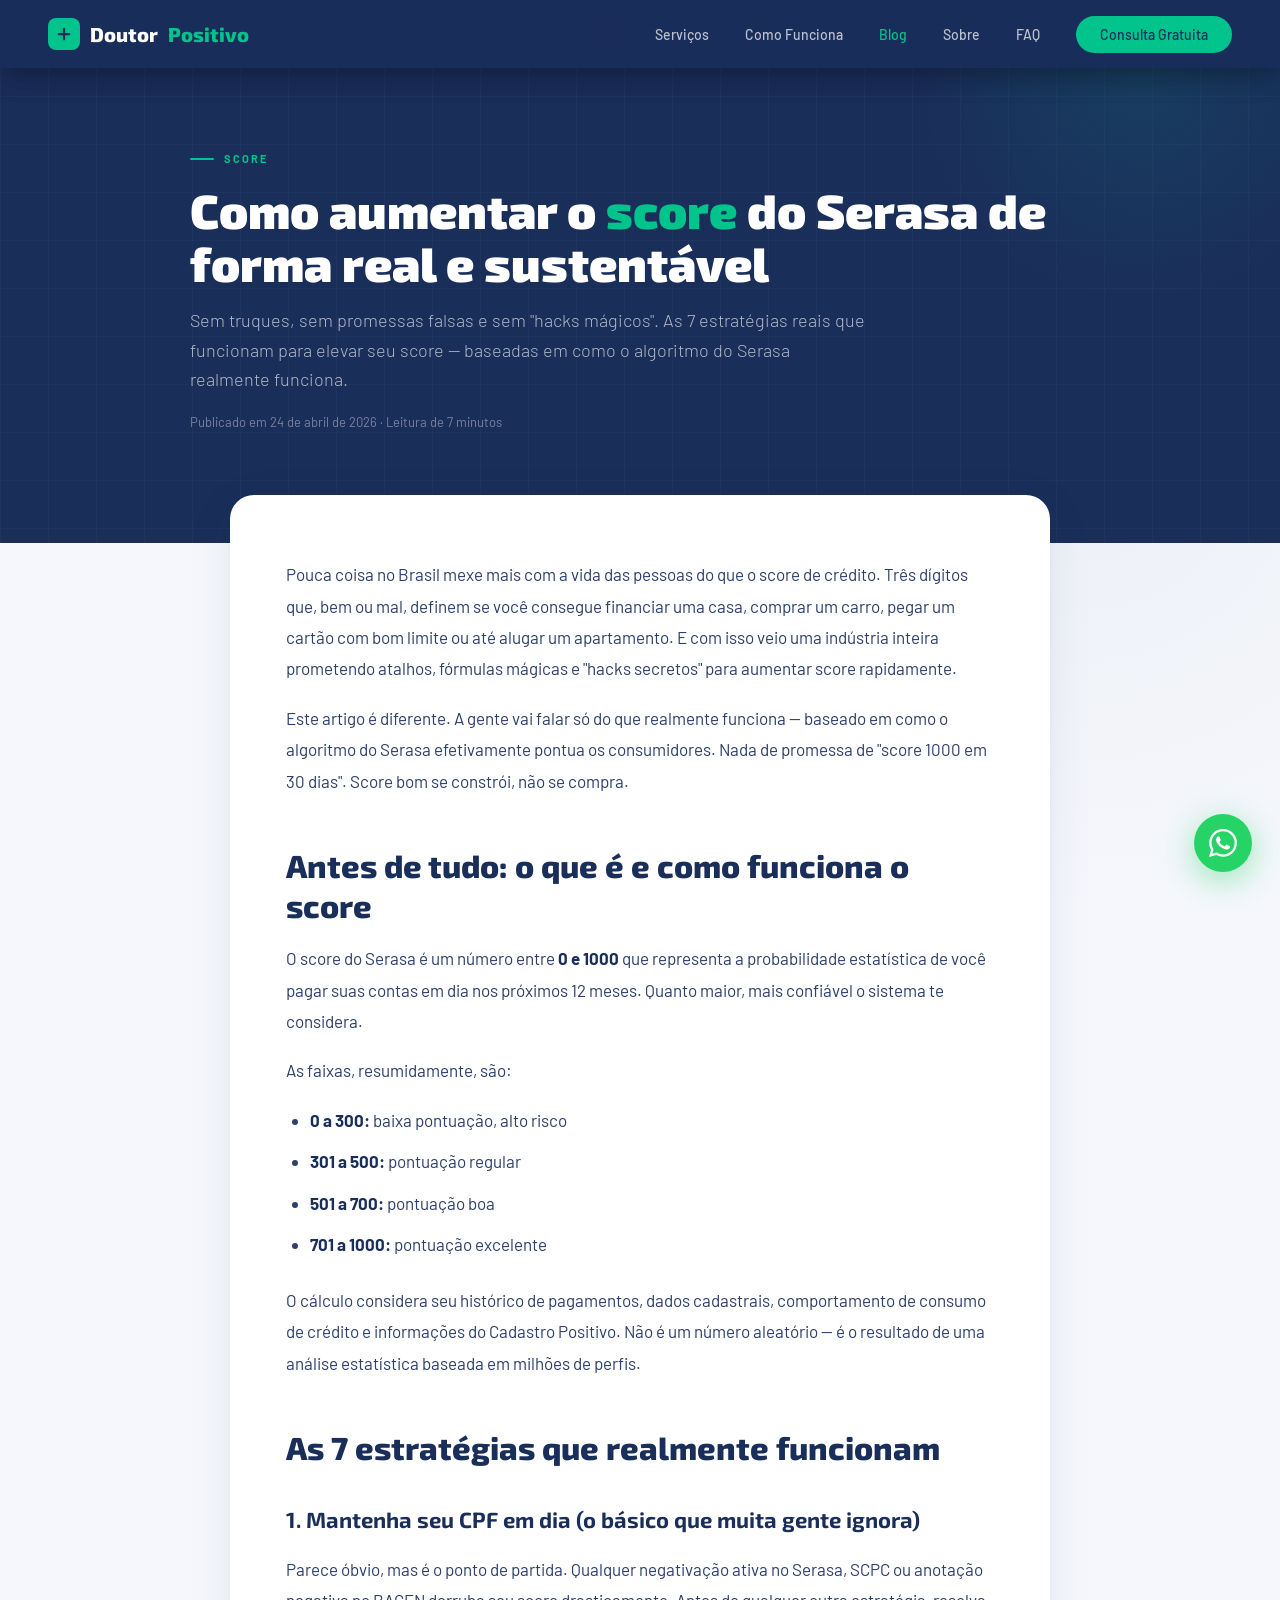
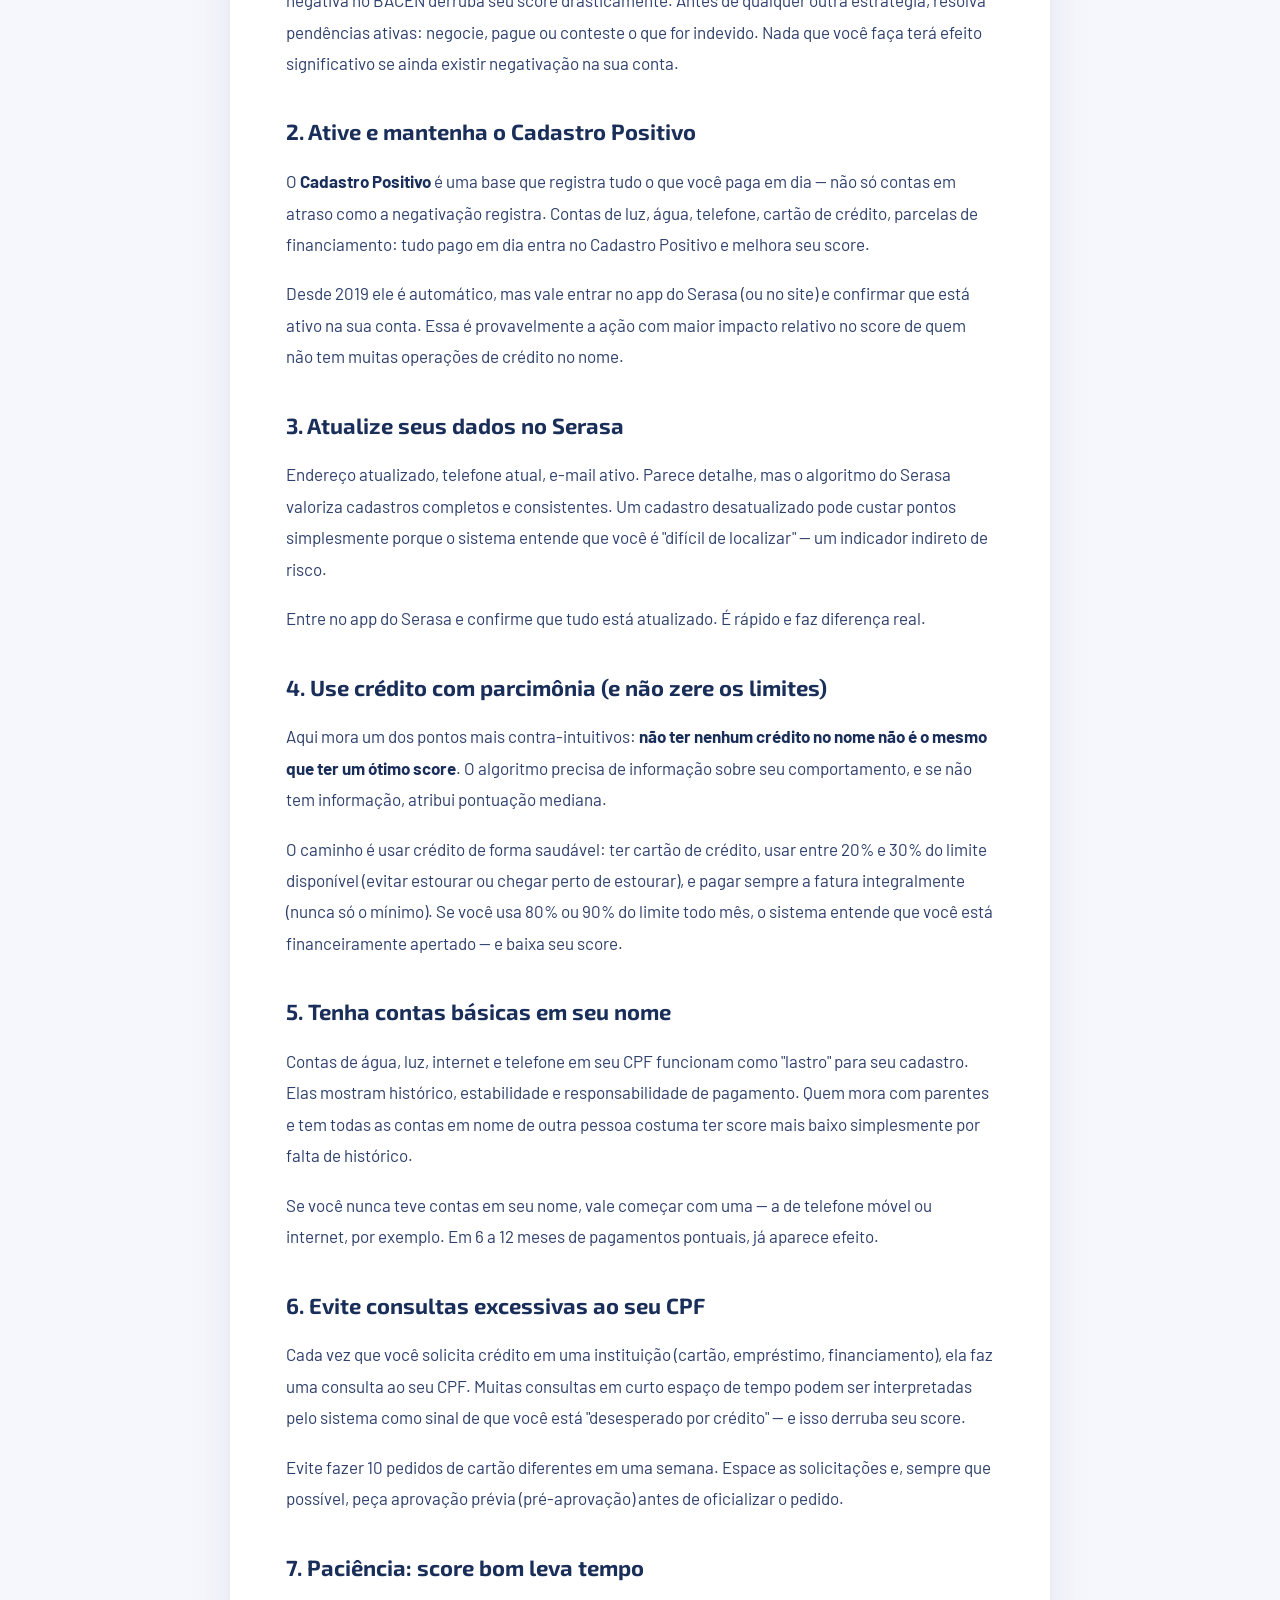
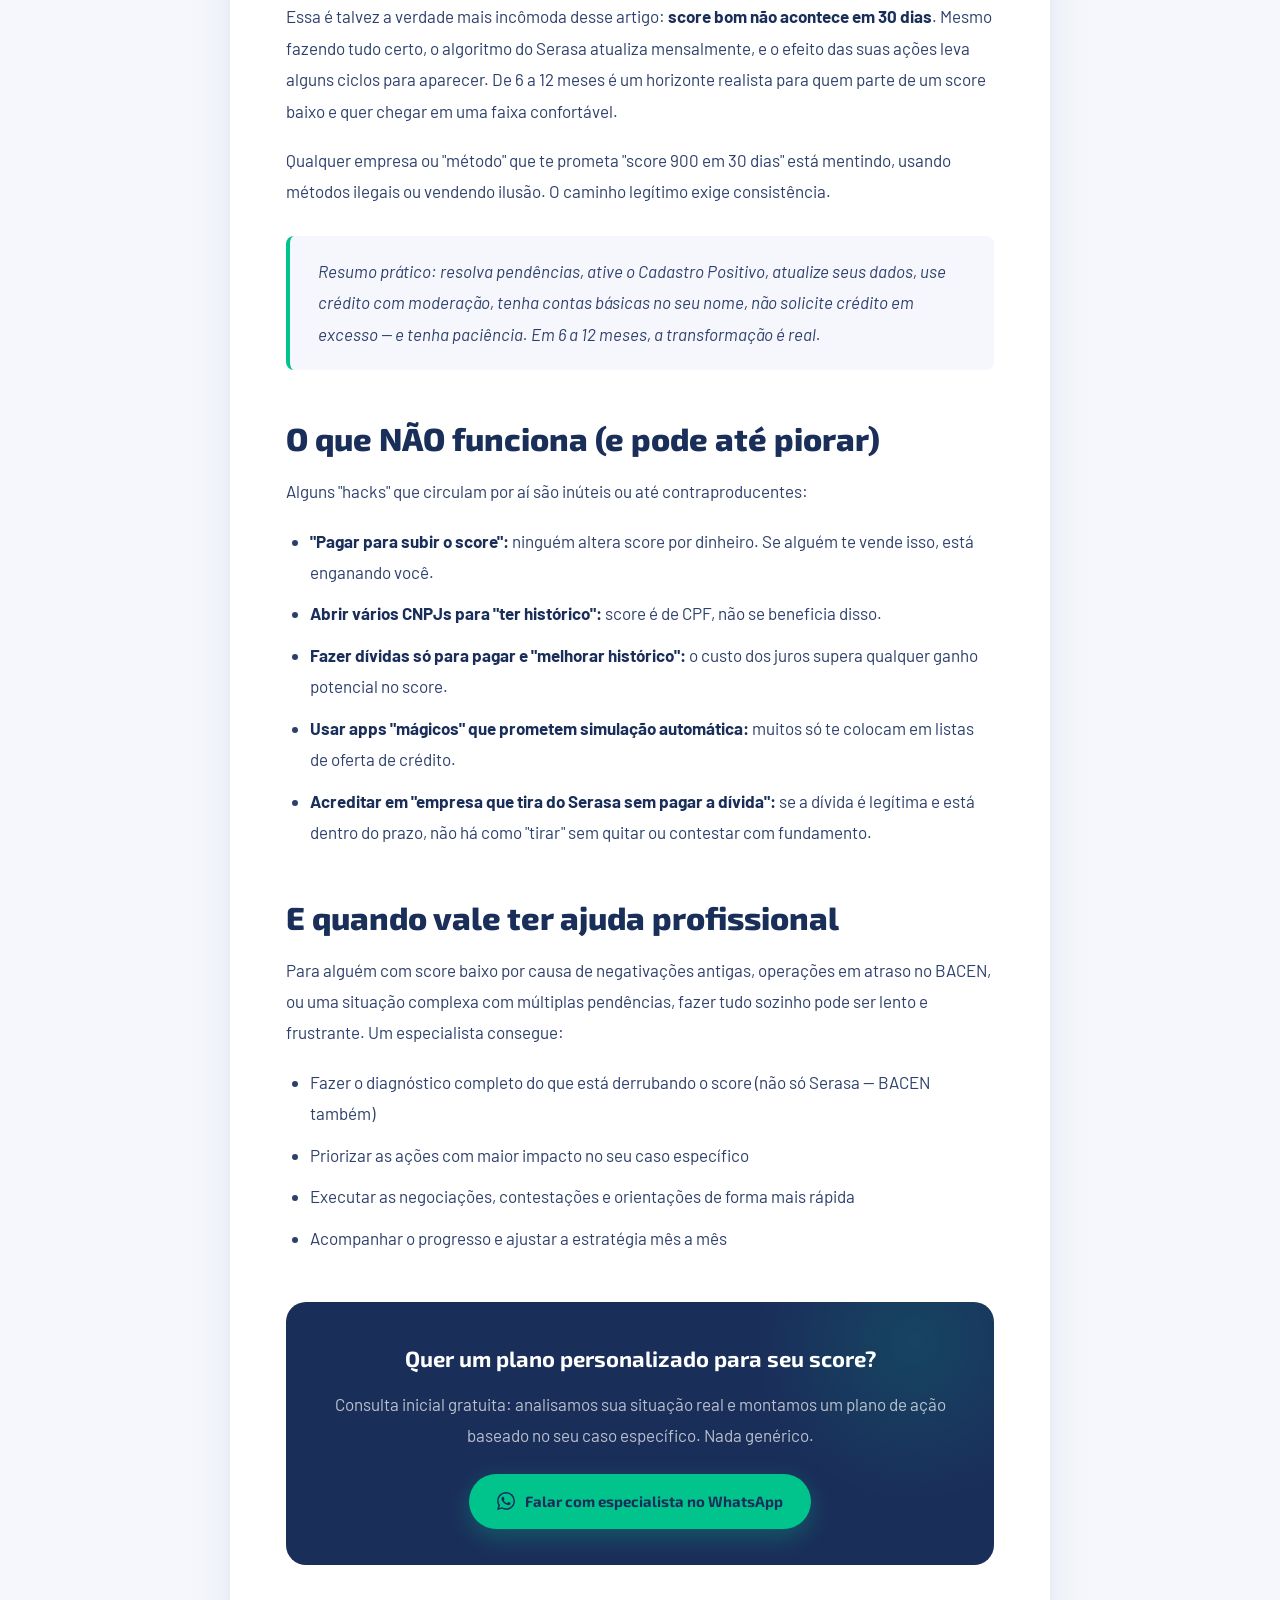
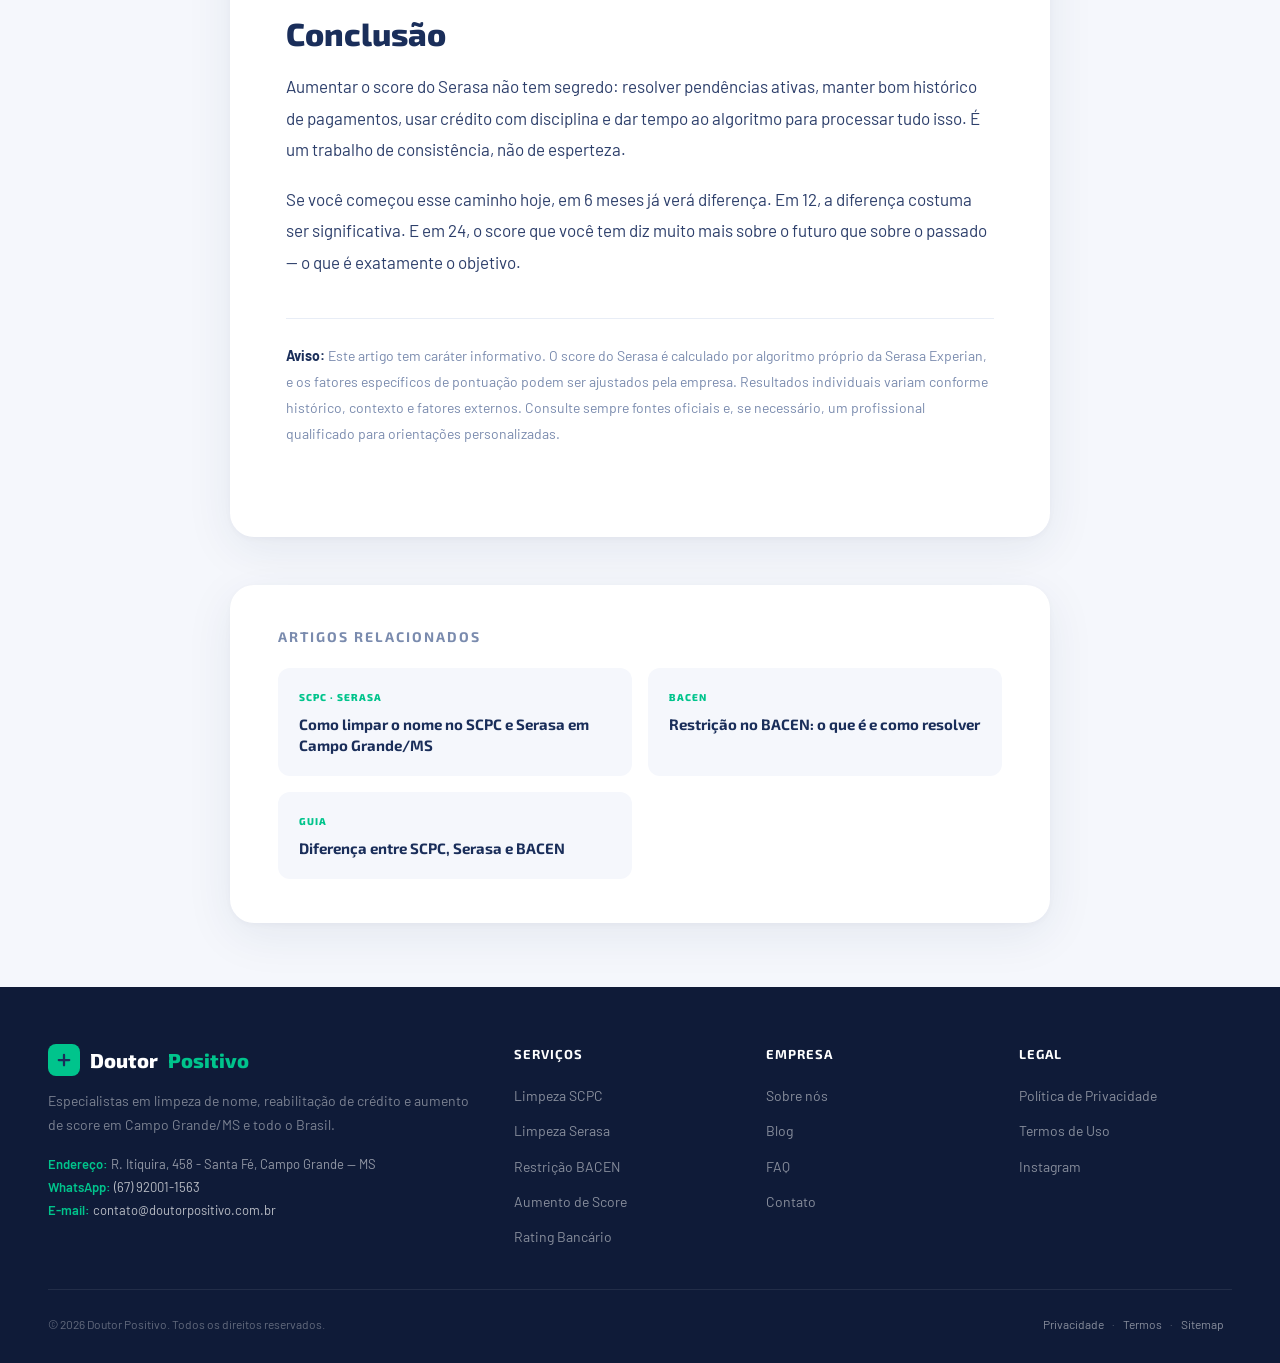
<file: como-aumentar-score.html>
<!DOCTYPE html>
<html lang="pt-BR">
<head>
<meta charset="UTF-8">
<meta name="viewport" content="width=device-width, initial-scale=1.0">
<title>Como aumentar o score do Serasa de forma real e sustentável | 2026</title>
<meta name="description" content="Sem truques, sem promessas falsas: as 7 estratégias reais e comprovadas para aumentar seu score do Serasa em 2026. Atualizado para as novas regras.">
<meta name="keywords" content="aumentar score Serasa, como subir score, score de crédito, cadastro positivo, score baixo">
<meta name="robots" content="index, follow, max-image-preview:large">
<meta name="author" content="Doutor Positivo">
<link rel="canonical" href="https://www.doutorpositivo.com.br/blog/como-aumentar-score.html">

<meta property="og:type" content="article">
<meta property="og:title" content="Como aumentar o score do Serasa de forma real e sustentável">
<meta property="og:description" content="As 7 estratégias reais e comprovadas para aumentar o score do Serasa em 2026.">
<meta property="og:url" content="https://www.doutorpositivo.com.br/blog/como-aumentar-score.html">
<meta property="og:image" content="https://www.doutorpositivo.com.br/og-image.jpg">
<meta property="og:locale" content="pt_BR">
<meta property="article:published_time" content="2026-04-24T10:00:00-04:00">
<meta property="article:author" content="Doutor Positivo">

<link rel="icon" type="image/svg+xml" href="../favicon.svg">
<meta name="theme-color" content="#1A2E5A">
<link rel="preconnect" href="https://fonts.googleapis.com">
<link rel="preconnect" href="https://fonts.gstatic.com" crossorigin>
<link href="https://fonts.googleapis.com/css2?family=Exo+2:wght@400;500;600;700;800;900&family=Barlow:ital,wght@0,300;0,400;0,500;1,300&display=swap" rel="stylesheet">
<style>
/* ============================================
   Doutor Positivo — CSS compartilhado
   Usado por páginas internas (blog, sobre, legais)
   ============================================ */

*, *::before, *::after { margin: 0; padding: 0; box-sizing: border-box; }

:root {
  --azul: #1A2E5A;
  --verde: #00C48C;
  --verde-claro: #00E8A8;
  --branco: #FFFFFF;
  --cinza-claro: #F5F7FC;
  --cinza: #E8EDF6;
  --texto: #2D3F6B;
  --texto-suave: #7A8BAE;
  --font-d: 'Exo 2', sans-serif;
  --font-b: 'Barlow', sans-serif;
  --r: 16px;
  --shadow: 0 20px 60px rgba(26,46,90,0.12);
}

html { scroll-behavior: smooth; }

body {
  font-family: var(--font-b);
  color: var(--texto);
  background: var(--cinza-claro);
  background-image:
    radial-gradient(circle at 15% 8%, rgba(0,196,140,0.04) 0%, transparent 35%),
    radial-gradient(circle at 85% 50%, rgba(26,46,90,0.035) 0%, transparent 40%);
  background-attachment: fixed;
  overflow-x: hidden;
  -webkit-font-smoothing: antialiased;
  line-height: 1.7;
}

a { color: var(--verde); }

/* NAV */
nav {
  position: fixed; top: 0; left: 0; right: 0; z-index: 200;
  padding: 0 48px; height: 68px;
  background: rgba(26,46,90,.97);
  backdrop-filter: blur(14px);
  box-shadow: 0 4px 32px rgba(0,0,0,.2);
  display: flex; align-items: center; justify-content: space-between;
}
.nav-logo { font-family: var(--font-d); font-weight: 800; font-size: 20px; color: #fff; text-decoration: none; display: flex; align-items: center; gap: 10px; }
.nav-logo-icon { width: 32px; height: 32px; background: var(--verde); border-radius: 8px; display: flex; align-items: center; justify-content: center; }
.nav-logo span { color: var(--verde); }
.nav-links { display: flex; align-items: center; gap: 36px; list-style: none; }
.nav-links a { font-size: 14px; font-weight: 500; color: rgba(255,255,255,.7); text-decoration: none; transition: color .2s; }
.nav-links a:hover { color: var(--verde); }
.nav-cta { background: var(--verde); color: var(--azul) !important; font-weight: 700; padding: 10px 24px; border-radius: 50px; transition: transform .2s; }
.nav-cta:hover { transform: translateY(-2px); }
.nav-ham { display: none; flex-direction: column; gap: 5px; cursor: pointer; padding: 4px; background: none; border: none; }
.nav-ham span { display: block; width: 24px; height: 2px; background: white; border-radius: 2px; }

/* PAGE HEADER */
.page-header {
  background: var(--azul);
  color: #fff;
  padding: 140px 48px 110px;
  position: relative;
  overflow: hidden;
}
.page-header::before {
  content: '';
  position: absolute; inset: 0;
  background-image: linear-gradient(rgba(255,255,255,.025) 1px,transparent 1px), linear-gradient(90deg,rgba(255,255,255,.025) 1px,transparent 1px);
  background-size: 48px 48px;
  pointer-events: none;
}
.page-header .orb {
  position: absolute;
  width: 520px; height: 520px;
  border-radius: 50%;
  background: radial-gradient(circle, rgba(0,196,140,.1) 0%, transparent 60%);
  top: -180px; right: -120px;
  pointer-events: none;
}
.page-header-inner {
  max-width: 900px; margin: 0 auto;
  position: relative; z-index: 1;
}
.page-eyebrow {
  display: inline-flex; align-items: center; gap: 10px;
  font-size: 11px; font-weight: 700; letter-spacing: 2px; text-transform: uppercase;
  color: var(--verde); margin-bottom: 16px;
}
.page-eyebrow::before {
  content: ''; display: block; width: 24px; height: 2px;
  background: var(--verde); border-radius: 2px;
}
.page-header h1 {
  font-family: var(--font-d);
  font-size: clamp(32px, 4.5vw, 48px);
  font-weight: 900;
  line-height: 1.1;
  margin-bottom: 16px;
}
.page-header h1 em { font-style: normal; color: var(--verde); }
.page-header .lead {
  font-size: 18px;
  color: rgba(255,255,255,.65);
  max-width: 680px;
  line-height: 1.65;
  font-weight: 300;
}
.breadcrumb {
  font-size: 13px; color: rgba(255,255,255,.5);
  margin-bottom: 24px;
}
.breadcrumb a { color: rgba(255,255,255,.7); text-decoration: none; }
.breadcrumb a:hover { color: var(--verde); }
.breadcrumb span { margin: 0 8px; color: rgba(255,255,255,.3); }

/* CONTEÚDO */
.content {
  max-width: 820px;
  margin: -48px auto 48px;
  padding: 64px 56px 72px;
  font-size: 17px;
  line-height: 1.85;
  color: var(--texto);
  background: var(--branco);
  border-radius: 24px;
  box-shadow: 0 12px 48px rgba(26,46,90,.08), 0 2px 8px rgba(26,46,90,.04);
  position: relative;
  z-index: 2;
}
.content h2 {
  font-family: var(--font-d);
  font-size: clamp(24px, 3vw, 32px);
  font-weight: 800;
  color: var(--azul);
  margin: 48px 0 18px;
  line-height: 1.25;
}
.content h3 {
  font-family: var(--font-d);
  font-size: clamp(19px, 2.5vw, 22px);
  font-weight: 700;
  color: var(--azul);
  margin: 32px 0 14px;
}
.content p { margin-bottom: 18px; }
.content ul, .content ol { margin: 18px 0 24px 24px; }
.content li { margin-bottom: 10px; }
.content strong { color: var(--azul); font-weight: 700; }
.content a { color: var(--verde); font-weight: 500; text-decoration: underline; text-underline-offset: 3px; }
.content a:hover { color: var(--azul); }
.content blockquote {
  margin: 28px 0;
  padding: 20px 28px;
  background: var(--cinza-claro);
  border-left: 4px solid var(--verde);
  border-radius: 8px;
  font-style: italic;
  color: var(--texto);
}

/* CTA BOX dentro do conteúdo */
.cta-box {
  margin: 48px 0;
  padding: 36px;
  background: var(--azul);
  border-radius: 20px;
  color: #fff;
  text-align: center;
  position: relative;
  overflow: hidden;
}
.cta-box::before {
  content: '';
  position: absolute;
  width: 320px; height: 320px; border-radius: 50%;
  background: radial-gradient(circle, rgba(0,196,140,.15) 0%, transparent 70%);
  top: -120px; right: -80px;
  pointer-events: none;
}
.cta-box h3 {
  font-family: var(--font-d);
  color: #fff !important;
  font-size: 22px;
  margin: 0 0 10px !important;
  position: relative;
}
.cta-box p { color: rgba(255,255,255,.7); margin-bottom: 22px; position: relative; }
.cta-box a {
  display: inline-flex; align-items: center; gap: 10px;
  background: var(--verde); color: var(--azul) !important;
  font-family: var(--font-d); font-weight: 700; font-size: 15px;
  padding: 14px 28px; border-radius: 50px;
  text-decoration: none !important;
  transition: transform .2s, box-shadow .2s;
  box-shadow: 0 8px 24px rgba(0,196,140,.3);
  position: relative;
}
.cta-box a:hover { transform: translateY(-2px); box-shadow: 0 12px 32px rgba(0,196,140,.4); }

/* RELACIONADOS */
.related {
  max-width: 820px;
  margin: 0 auto 64px;
  padding: 40px 48px 44px;
  background: var(--branco);
  border-radius: 24px;
  box-shadow: 0 12px 48px rgba(26,46,90,.08), 0 2px 8px rgba(26,46,90,.04);
  position: relative;
  z-index: 2;
}
.related h3 {
  font-family: var(--font-d);
  font-size: 14px; font-weight: 700; letter-spacing: 2px; text-transform: uppercase;
  color: var(--texto-suave); margin-bottom: 20px;
}
.related-grid {
  display: grid;
  grid-template-columns: repeat(auto-fit, minmax(260px, 1fr));
  gap: 16px;
}
.related-card {
  display: block;
  padding: 20px;
  background: var(--cinza-claro);
  border: 1px solid transparent;
  border-radius: 12px;
  text-decoration: none;
  transition: transform .25s, box-shadow .25s, border-color .25s, background .25s;
}
.related-card:hover {
  transform: translateY(-4px);
  background: var(--branco);
  box-shadow: var(--shadow);
  border-color: rgba(0,196,140,.3);
}
.related-card .tag {
  font-family: var(--font-d);
  font-size: 10px; font-weight: 800; letter-spacing: 1px; text-transform: uppercase;
  color: var(--verde); margin-bottom: 8px;
}
.related-card h4 {
  font-family: var(--font-d);
  font-size: 15px; font-weight: 700;
  color: var(--azul); line-height: 1.35;
}

/* FOOTER */
footer {
  background: #0F1B38;
  padding: 56px 48px 28px;
  color: rgba(255,255,255,.6);
}
.foot-inner {
  max-width: 1200px; margin: 0 auto;
  display: grid;
  grid-template-columns: 2fr 1fr 1fr 1fr;
  gap: 40px;
  margin-bottom: 40px;
}
.foot-col h4 {
  font-family: var(--font-d);
  font-size: 13px; font-weight: 700;
  color: #fff; letter-spacing: 1px; text-transform: uppercase;
  margin-bottom: 16px;
}
.foot-col ul { list-style: none; display: flex; flex-direction: column; gap: 8px; }
.foot-col ul a { font-size: 14px; color: rgba(255,255,255,.5); text-decoration: none; transition: color .2s; }
.foot-col ul a:hover { color: var(--verde); }
.foot-brand {
  font-family: var(--font-d); font-size: 20px; font-weight: 800;
  color: #fff; margin-bottom: 12px;
  display: flex; align-items: center; gap: 10px;
}
.foot-brand span { color: var(--verde); }
.foot-desc {
  font-size: 14px; line-height: 1.7;
  color: rgba(255,255,255,.45);
  margin-bottom: 16px;
}
.foot-nap {
  font-size: 13px; line-height: 1.8;
  color: rgba(255,255,255,.55);
}
.foot-nap strong { color: var(--verde); font-weight: 600; }
.foot-nap a { color: rgba(255,255,255,.7); text-decoration: none; }
.foot-bottom {
  max-width: 1200px; margin: 0 auto;
  padding-top: 24px;
  border-top: 1px solid rgba(255,255,255,.08);
  display: flex; flex-wrap: wrap; gap: 16px;
  justify-content: space-between; align-items: center;
  font-size: 12px; color: rgba(255,255,255,.35);
}
.foot-bottom a { color: rgba(255,255,255,.5); text-decoration: none; margin: 0 8px; }
.foot-bottom a:hover { color: var(--verde); }

/* WA FLOATING BUTTON */
.wa-btn {
  position: fixed; bottom: 28px; right: 28px; z-index: 999;
  width: 58px; height: 58px;
  background: #25D366;
  border-radius: 50%;
  display: flex; align-items: center; justify-content: center;
  box-shadow: 0 8px 32px rgba(37,211,102,.45);
  text-decoration: none;
  transition: transform .3s, box-shadow .3s;
}
.wa-btn:hover {
  transform: scale(1.12);
  box-shadow: 0 12px 40px rgba(37,211,102,.55);
}

/* MOBILE */
@media (max-width: 960px) {
  nav { padding: 0 20px; }
  .nav-links { display: none; }
  .nav-ham { display: flex; }
  .page-header { padding: 110px 20px 80px; }
  .content {
    margin: -32px 16px 40px;
    padding: 44px 24px 52px;
    font-size: 16px;
    border-radius: 18px;
  }
  .related {
    margin: 0 16px 48px;
    padding: 32px 24px 36px;
    border-radius: 18px;
  }
  footer { padding: 40px 20px 24px; }
  .foot-inner { grid-template-columns: 1fr 1fr; gap: 28px; }
}
@media (max-width: 560px) {
  .foot-inner { grid-template-columns: 1fr; }
  .cta-box { padding: 28px 20px; }
}

</style>

<script type="application/ld+json">
{
  "@context": "https://schema.org",
  "@type": "Article",
  "headline": "Como aumentar o score do Serasa de forma real e sustentável",
  "description": "As 7 estratégias reais e comprovadas para aumentar o score do Serasa em 2026.",
  "image": "https://www.doutorpositivo.com.br/og-image.jpg",
  "datePublished": "2026-04-24T10:00:00-04:00",
  "dateModified": "2026-04-24T10:00:00-04:00",
  "author": {
    "@type": "Organization",
    "name": "Doutor Positivo",
    "url": "https://www.doutorpositivo.com.br/"
  },
  "publisher": {
    "@type": "Organization",
    "name": "Doutor Positivo",
    "logo": { "@type": "ImageObject", "url": "https://www.doutorpositivo.com.br/logo.png" }
  },
  "mainEntityOfPage": {
    "@type": "WebPage",
    "@id": "https://www.doutorpositivo.com.br/blog/como-aumentar-score.html"
  }
}
</script>
<script type="application/ld+json">
{
  "@context": "https://schema.org",
  "@type": "BreadcrumbList",
  "itemListElement": [
    { "@type": "ListItem", "position": 1, "name": "Início", "item": "https://www.doutorpositivo.com.br/" },
    { "@type": "ListItem", "position": 2, "name": "Blog", "item": "https://www.doutorpositivo.com.br/blog/" },
    { "@type": "ListItem", "position": 3, "name": "Como aumentar o score do Serasa", "item": "https://www.doutorpositivo.com.br/blog/como-aumentar-score.html" }
  ]
}
</script>
</head>
<body>

<nav aria-label="Navegação principal">
  <a href="../index.html" class="nav-logo">
    <div class="nav-logo-icon" aria-hidden="true"><svg width="18" height="18" viewBox="0 0 24 24" fill="none" stroke="#1A2E5A" stroke-width="3" stroke-linecap="round"><path d="M12 5v14M5 12h14"/></svg></div>
    Doutor <span>Positivo</span>
  </a>
  <ul class="nav-links">
    <li><a href="../index.html#servicos">Serviços</a></li>
    <li><a href="../index.html#como-funciona">Como Funciona</a></li>
    <li><a href="index.html" style="color:#00C48C;">Blog</a></li>
    <li><a href="../sobre.html">Sobre</a></li>
    <li><a href="../index.html#faq">FAQ</a></li>
    <li><a href="https://wa.me/5567920011563" target="_blank" rel="noopener" class="nav-cta">Consulta Gratuita</a></li>
  </ul>
  <button class="nav-ham" onclick="toggleMenu()" aria-label="Abrir menu"><span></span><span></span><span></span></button>
</nav>

<header class="page-header">
  <div class="orb" aria-hidden="true"></div>
  <div class="page-header-inner">
    <nav class="breadcrumb" aria-label="Breadcrumb"><a href="../index.html">Início</a><span>›</span><a href="index.html">Blog</a><span>›</span>Aumentar Score</nav>
    <div class="page-eyebrow">Score</div>
    <h1>Como aumentar o <em>score</em> do Serasa de forma real e sustentável</h1>
    <p class="lead">Sem truques, sem promessas falsas e sem "hacks mágicos". As 7 estratégias reais que funcionam para elevar seu score — baseadas em como o algoritmo do Serasa realmente funciona.</p>
    <p style="color:rgba(255,255,255,.4);font-size:13px;margin-top:16px;">Publicado em 24 de abril de 2026 · Leitura de 7 minutos</p>
  </div>
</header>

<article class="content">
  <p>Pouca coisa no Brasil mexe mais com a vida das pessoas do que o score de crédito. Três dígitos que, bem ou mal, definem se você consegue financiar uma casa, comprar um carro, pegar um cartão com bom limite ou até alugar um apartamento. E com isso veio uma indústria inteira prometendo atalhos, fórmulas mágicas e "hacks secretos" para aumentar score rapidamente.</p>

  <p>Este artigo é diferente. A gente vai falar só do que realmente funciona — baseado em como o algoritmo do Serasa efetivamente pontua os consumidores. Nada de promessa de "score 1000 em 30 dias". Score bom se constrói, não se compra.</p>

  <h2>Antes de tudo: o que é e como funciona o score</h2>

  <p>O score do Serasa é um número entre <strong>0 e 1000</strong> que representa a probabilidade estatística de você pagar suas contas em dia nos próximos 12 meses. Quanto maior, mais confiável o sistema te considera.</p>

  <p>As faixas, resumidamente, são:</p>

  <ul>
    <li><strong>0 a 300:</strong> baixa pontuação, alto risco</li>
    <li><strong>301 a 500:</strong> pontuação regular</li>
    <li><strong>501 a 700:</strong> pontuação boa</li>
    <li><strong>701 a 1000:</strong> pontuação excelente</li>
  </ul>

  <p>O cálculo considera seu histórico de pagamentos, dados cadastrais, comportamento de consumo de crédito e informações do Cadastro Positivo. Não é um número aleatório — é o resultado de uma análise estatística baseada em milhões de perfis.</p>

  <h2>As 7 estratégias que realmente funcionam</h2>

  <h3>1. Mantenha seu CPF em dia (o básico que muita gente ignora)</h3>

  <p>Parece óbvio, mas é o ponto de partida. Qualquer negativação ativa no Serasa, SCPC ou anotação negativa no BACEN derruba seu score drasticamente. Antes de qualquer outra estratégia, resolva pendências ativas: negocie, pague ou conteste o que for indevido. Nada que você faça terá efeito significativo se ainda existir negativação na sua conta.</p>

  <h3>2. Ative e mantenha o Cadastro Positivo</h3>

  <p>O <strong>Cadastro Positivo</strong> é uma base que registra tudo o que você paga em dia — não só contas em atraso como a negativação registra. Contas de luz, água, telefone, cartão de crédito, parcelas de financiamento: tudo pago em dia entra no Cadastro Positivo e melhora seu score.</p>

  <p>Desde 2019 ele é automático, mas vale entrar no app do Serasa (ou no site) e confirmar que está ativo na sua conta. Essa é provavelmente a ação com maior impacto relativo no score de quem não tem muitas operações de crédito no nome.</p>

  <h3>3. Atualize seus dados no Serasa</h3>

  <p>Endereço atualizado, telefone atual, e-mail ativo. Parece detalhe, mas o algoritmo do Serasa valoriza cadastros completos e consistentes. Um cadastro desatualizado pode custar pontos simplesmente porque o sistema entende que você é "difícil de localizar" — um indicador indireto de risco.</p>

  <p>Entre no app do Serasa e confirme que tudo está atualizado. É rápido e faz diferença real.</p>

  <h3>4. Use crédito com parcimônia (e não zere os limites)</h3>

  <p>Aqui mora um dos pontos mais contra-intuitivos: <strong>não ter nenhum crédito no nome não é o mesmo que ter um ótimo score</strong>. O algoritmo precisa de informação sobre seu comportamento, e se não tem informação, atribui pontuação mediana.</p>

  <p>O caminho é usar crédito de forma saudável: ter cartão de crédito, usar entre 20% e 30% do limite disponível (evitar estourar ou chegar perto de estourar), e pagar sempre a fatura integralmente (nunca só o mínimo). Se você usa 80% ou 90% do limite todo mês, o sistema entende que você está financeiramente apertado — e baixa seu score.</p>

  <h3>5. Tenha contas básicas em seu nome</h3>

  <p>Contas de água, luz, internet e telefone em seu CPF funcionam como "lastro" para seu cadastro. Elas mostram histórico, estabilidade e responsabilidade de pagamento. Quem mora com parentes e tem todas as contas em nome de outra pessoa costuma ter score mais baixo simplesmente por falta de histórico.</p>

  <p>Se você nunca teve contas em seu nome, vale começar com uma — a de telefone móvel ou internet, por exemplo. Em 6 a 12 meses de pagamentos pontuais, já aparece efeito.</p>

  <h3>6. Evite consultas excessivas ao seu CPF</h3>

  <p>Cada vez que você solicita crédito em uma instituição (cartão, empréstimo, financiamento), ela faz uma consulta ao seu CPF. Muitas consultas em curto espaço de tempo podem ser interpretadas pelo sistema como sinal de que você está "desesperado por crédito" — e isso derruba seu score.</p>

  <p>Evite fazer 10 pedidos de cartão diferentes em uma semana. Espace as solicitações e, sempre que possível, peça aprovação prévia (pré-aprovação) antes de oficializar o pedido.</p>

  <h3>7. Paciência: score bom leva tempo</h3>

  <p>Essa é talvez a verdade mais incômoda desse artigo: <strong>score bom não acontece em 30 dias</strong>. Mesmo fazendo tudo certo, o algoritmo do Serasa atualiza mensalmente, e o efeito das suas ações leva alguns ciclos para aparecer. De 6 a 12 meses é um horizonte realista para quem parte de um score baixo e quer chegar em uma faixa confortável.</p>

  <p>Qualquer empresa ou "método" que te prometa "score 900 em 30 dias" está mentindo, usando métodos ilegais ou vendendo ilusão. O caminho legítimo exige consistência.</p>

  <blockquote>
  Resumo prático: resolva pendências, ative o Cadastro Positivo, atualize seus dados, use crédito com moderação, tenha contas básicas no seu nome, não solicite crédito em excesso — e tenha paciência. Em 6 a 12 meses, a transformação é real.
  </blockquote>

  <h2>O que NÃO funciona (e pode até piorar)</h2>

  <p>Alguns "hacks" que circulam por aí são inúteis ou até contraproducentes:</p>

  <ul>
    <li><strong>"Pagar para subir o score":</strong> ninguém altera score por dinheiro. Se alguém te vende isso, está enganando você.</li>
    <li><strong>Abrir vários CNPJs para "ter histórico":</strong> score é de CPF, não se beneficia disso.</li>
    <li><strong>Fazer dívidas só para pagar e "melhorar histórico":</strong> o custo dos juros supera qualquer ganho potencial no score.</li>
    <li><strong>Usar apps "mágicos" que prometem simulação automática:</strong> muitos só te colocam em listas de oferta de crédito.</li>
    <li><strong>Acreditar em "empresa que tira do Serasa sem pagar a dívida":</strong> se a dívida é legítima e está dentro do prazo, não há como "tirar" sem quitar ou contestar com fundamento.</li>
  </ul>

  <h2>E quando vale ter ajuda profissional</h2>

  <p>Para alguém com score baixo por causa de negativações antigas, operações em atraso no BACEN, ou uma situação complexa com múltiplas pendências, fazer tudo sozinho pode ser lento e frustrante. Um especialista consegue:</p>

  <ul>
    <li>Fazer o diagnóstico completo do que está derrubando o score (não só Serasa — BACEN também)</li>
    <li>Priorizar as ações com maior impacto no seu caso específico</li>
    <li>Executar as negociações, contestações e orientações de forma mais rápida</li>
    <li>Acompanhar o progresso e ajustar a estratégia mês a mês</li>
  </ul>

  <div class="cta-box">
    <h3>Quer um plano personalizado para seu score?</h3>
    <p>Consulta inicial gratuita: analisamos sua situação real e montamos um plano de ação baseado no seu caso específico. Nada genérico.</p>
    <a href="https://wa.me/5567920011563?text=Olá!%20Li%20o%20artigo%20sobre%20score%20e%20quero%20um%20plano%20personalizado." target="_blank" rel="noopener">
      <svg width="18" height="18" viewBox="0 0 24 24" fill="#1A2E5A"><path d="M17.472 14.382c-.297-.149-1.758-.867-2.03-.967-.273-.099-.471-.148-.67.15-.197.297-.767.966-.94 1.164-.173.199-.347.223-.644.075-.297-.15-1.255-.463-2.39-1.475-.883-.788-1.48-1.761-1.653-2.059-.173-.297-.018-.458.13-.606.134-.133.298-.347.446-.52.149-.174.198-.298.298-.497.099-.198.05-.371-.025-.52-.075-.149-.669-1.612-.916-2.207-.242-.579-.487-.5-.669-.51-.173-.008-.371-.01-.57-.01-.198 0-.52.074-.792.372-.272.297-1.04 1.016-1.04 2.479 0 1.462 1.065 2.875 1.213 3.074.149.198 2.096 3.2 5.077 4.487.709.306 1.262.489 1.694.625.712.227 1.36.195 1.871.118.571-.085 1.758-.719 2.006-1.413.248-.694.248-1.289.173-1.413-.074-.124-.272-.198-.57-.347m-5.421 7.403h-.004a9.87 9.87 0 01-5.031-1.378l-.361-.214-3.741.982.998-3.648-.235-.374a9.86 9.86 0 01-1.51-5.26c.001-5.45 4.436-9.884 9.888-9.884 2.64 0 5.122 1.03 6.988 2.898a9.825 9.825 0 012.893 6.994c-.003 5.45-4.437 9.884-9.885 9.884m8.413-18.297A11.815 11.815 0 0012.05 0C5.495 0 .16 5.335.157 11.892c0 2.096.547 4.142 1.588 5.945L.057 24l6.305-1.654a11.882 11.882 0 005.683 1.448h.005c6.554 0 11.89-5.335 11.893-11.893a11.821 11.821 0 00-3.48-8.413z"/></svg>
      Falar com especialista no WhatsApp
    </a>
  </div>

  <h2>Conclusão</h2>

  <p>Aumentar o score do Serasa não tem segredo: resolver pendências ativas, manter bom histórico de pagamentos, usar crédito com disciplina e dar tempo ao algoritmo para processar tudo isso. É um trabalho de consistência, não de esperteza.</p>

  <p>Se você começou esse caminho hoje, em 6 meses já verá diferença. Em 12, a diferença costuma ser significativa. E em 24, o score que você tem diz muito mais sobre o futuro que sobre o passado — o que é exatamente o objetivo.</p>

  <p style="font-size:14px;color:var(--texto-suave);margin-top:40px;padding-top:24px;border-top:1px solid var(--cinza);"><strong>Aviso:</strong> Este artigo tem caráter informativo. O score do Serasa é calculado por algoritmo próprio da Serasa Experian, e os fatores específicos de pontuação podem ser ajustados pela empresa. Resultados individuais variam conforme histórico, contexto e fatores externos. Consulte sempre fontes oficiais e, se necessário, um profissional qualificado para orientações personalizadas.</p>

</article>

<section class="related">
  <h3>Artigos relacionados</h3>
  <div class="related-grid">
    <a href="como-limpar-nome-serasa-scpc-campo-grande.html" class="related-card">
      <div class="tag">SCPC · Serasa</div>
      <h4>Como limpar o nome no SCPC e Serasa em Campo Grande/MS</h4>
    </a>
    <a href="restricao-bacen-o-que-e.html" class="related-card">
      <div class="tag">BACEN</div>
      <h4>Restrição no BACEN: o que é e como resolver</h4>
    </a>
    <a href="diferenca-scpc-serasa-bacen.html" class="related-card">
      <div class="tag">Guia</div>
      <h4>Diferença entre SCPC, Serasa e BACEN</h4>
    </a>
  </div>
</section>

<footer>
  <div class="foot-inner">
    <div class="foot-col">
      <div class="foot-brand">
        <div style="width:32px;height:32px;background:#00C48C;border-radius:8px;display:flex;align-items:center;justify-content:center;"><svg width="18" height="18" viewBox="0 0 24 24" fill="none" stroke="#1A2E5A" stroke-width="3" stroke-linecap="round"><path d="M12 5v14M5 12h14"/></svg></div>
        Doutor <span>Positivo</span>
      </div>
      <p class="foot-desc">Especialistas em limpeza de nome, reabilitação de crédito e aumento de score em Campo Grande/MS e todo o Brasil.</p>
      <div class="foot-nap">
        <strong>Endereço:</strong> R. Itiquira, 458 - Santa Fé, Campo Grande — MS<br>
        <strong>WhatsApp:</strong> <a href="https://wa.me/5567920011563">(67) 92001-1563</a><br>
        <strong>E-mail:</strong> <a href="mailto:contato@doutorpositivo.com.br">contato@doutorpositivo.com.br</a>
      </div>
    </div>
    <div class="foot-col"><h4>Serviços</h4><ul><li><a href="../index.html#servicos">Limpeza SCPC</a></li><li><a href="../index.html#servicos">Limpeza Serasa</a></li><li><a href="../index.html#servicos">Restrição BACEN</a></li><li><a href="../index.html#servicos">Aumento de Score</a></li><li><a href="../index.html#servicos">Rating Bancário</a></li></ul></div>
    <div class="foot-col"><h4>Empresa</h4><ul><li><a href="../sobre.html">Sobre nós</a></li><li><a href="index.html">Blog</a></li><li><a href="../index.html#faq">FAQ</a></li><li><a href="https://wa.me/5567920011563" target="_blank" rel="noopener">Contato</a></li></ul></div>
    <div class="foot-col"><h4>Legal</h4><ul><li><a href="../politica-de-privacidade.html">Política de Privacidade</a></li><li><a href="../termos-de-uso.html">Termos de Uso</a></li><li><a href="https://instagram.com/doutorpositivo" target="_blank" rel="noopener">Instagram</a></li></ul></div>
  </div>
  <div class="foot-bottom">
    <div>© 2026 Doutor Positivo. Todos os direitos reservados.</div>
    <div><a href="../politica-de-privacidade.html">Privacidade</a>·<a href="../termos-de-uso.html">Termos</a>·<a href="../sitemap.xml">Sitemap</a></div>
  </div>
</footer>

<a href="https://wa.me/5567920011563" target="_blank" rel="noopener" class="wa-btn" aria-label="Falar no WhatsApp"><svg width="28" height="28" viewBox="0 0 24 24" fill="white"><path d="M17.472 14.382c-.297-.149-1.758-.867-2.03-.967-.273-.099-.471-.148-.67.15-.197.297-.767.966-.94 1.164-.173.199-.347.223-.644.075-.297-.15-1.255-.463-2.39-1.475-.883-.788-1.48-1.761-1.653-2.059-.173-.297-.018-.458.13-.606.134-.133.298-.347.446-.52.149-.174.198-.298.298-.497.099-.198.05-.371-.025-.52-.075-.149-.669-1.612-.916-2.207-.242-.579-.487-.5-.669-.51-.173-.008-.371-.01-.57-.01-.198 0-.52.074-.792.372-.272.297-1.04 1.016-1.04 2.479 0 1.462 1.065 2.875 1.213 3.074.149.198 2.096 3.2 5.077 4.487.709.306 1.262.489 1.694.625.712.227 1.36.195 1.871.118.571-.085 1.758-.719 2.006-1.413.248-.694.248-1.289.173-1.413-.074-.124-.272-.198-.57-.347m-5.421 7.403h-.004a9.87 9.87 0 01-5.031-1.378l-.361-.214-3.741.982.998-3.648-.235-.374a9.86 9.86 0 01-1.51-5.26c.001-5.45 4.436-9.884 9.888-9.884 2.64 0 5.122 1.03 6.988 2.898a9.825 9.825 0 012.893 6.994c-.003 5.45-4.437 9.884-9.885 9.884m8.413-18.297A11.815 11.815 0 0012.05 0C5.495 0 .16 5.335.157 11.892c0 2.096.547 4.142 1.588 5.945L.057 24l6.305-1.654a11.882 11.882 0 005.683 1.448h.005c6.554 0 11.89-5.335 11.893-11.893a11.821 11.821 0 00-3.48-8.413z"/></svg></a>

<script>function toggleMenu(){const l=document.querySelector('.nav-links');const v=l.style.display==='flex';Object.assign(l.style,{display:v?'none':'flex',flexDirection:'column',position:'fixed',top:'68px',left:'0',right:'0',background:'rgba(26,46,90,.98)',padding:'20px 24px 28px',gap:'18px',borderTop:'1px solid rgba(255,255,255,.08)',zIndex:'199'});if(v)l.style.display='none';}</script>

</body>
</html>
</file>
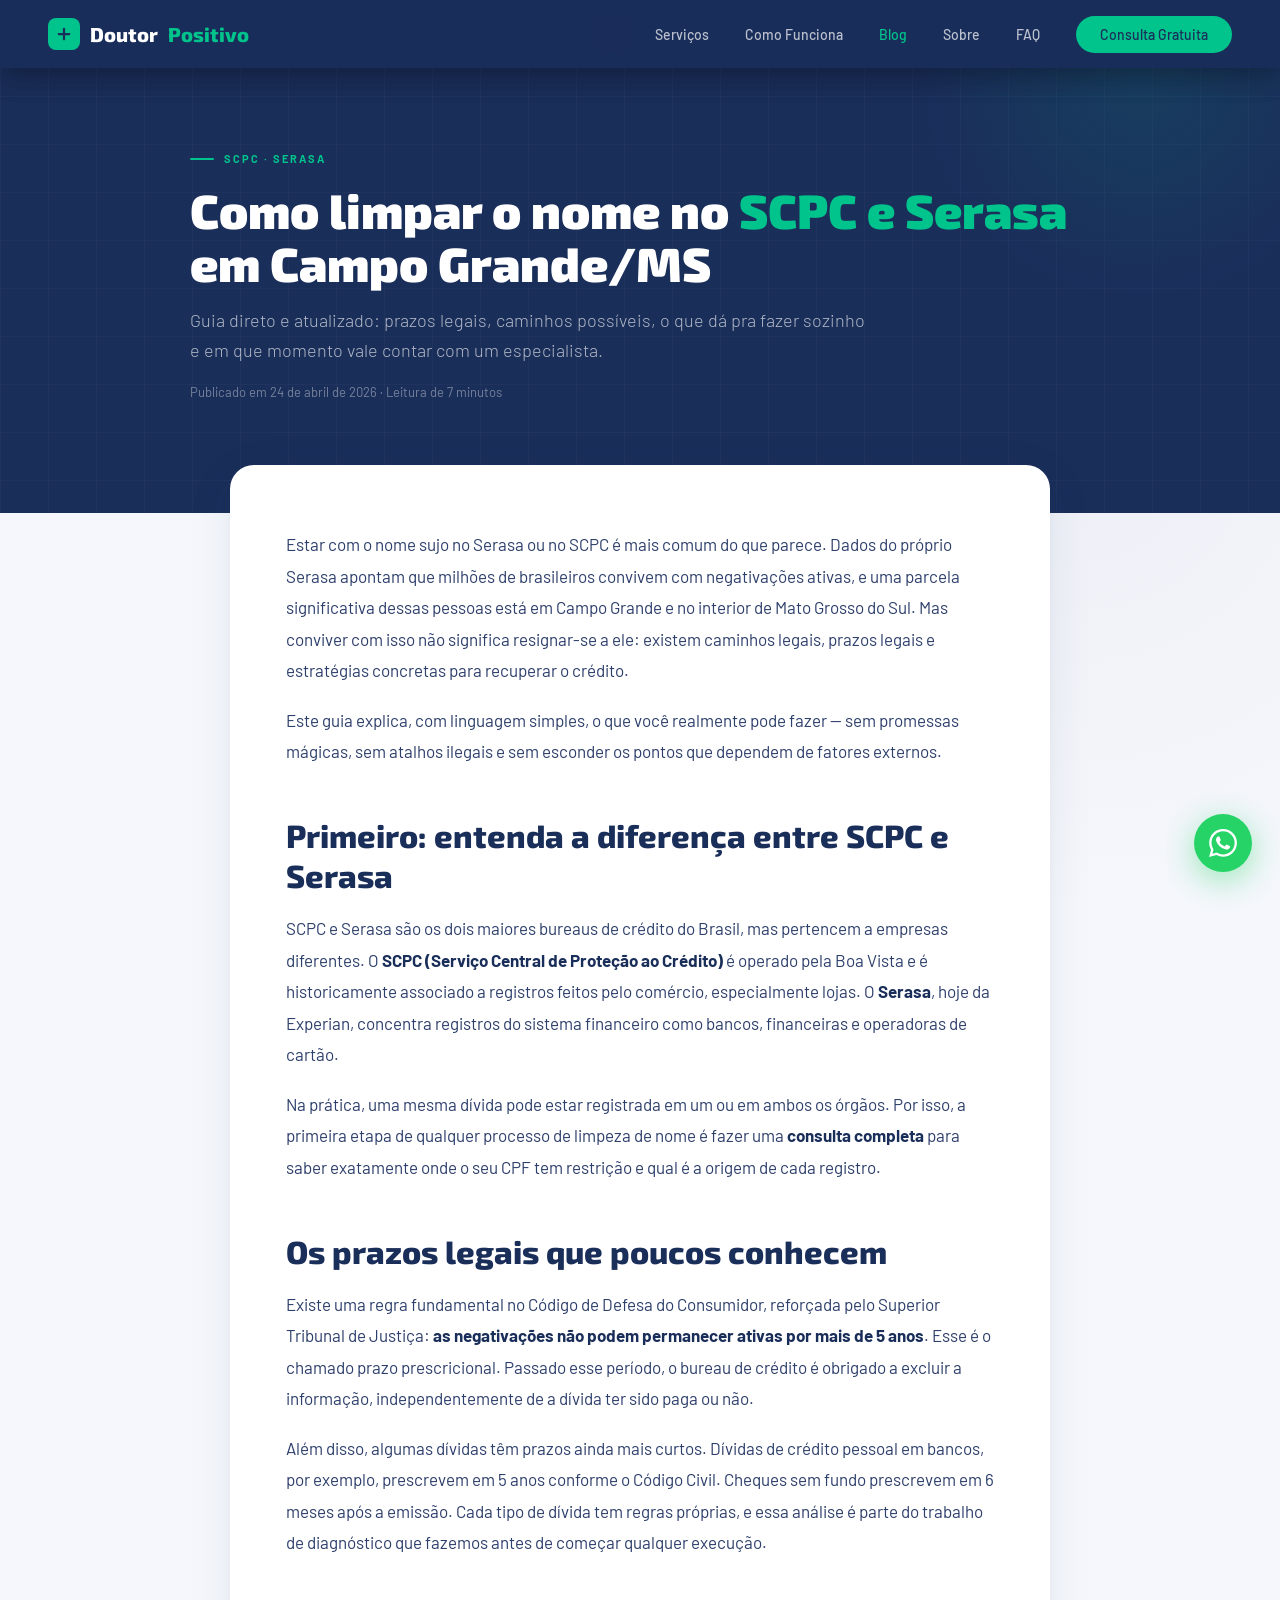
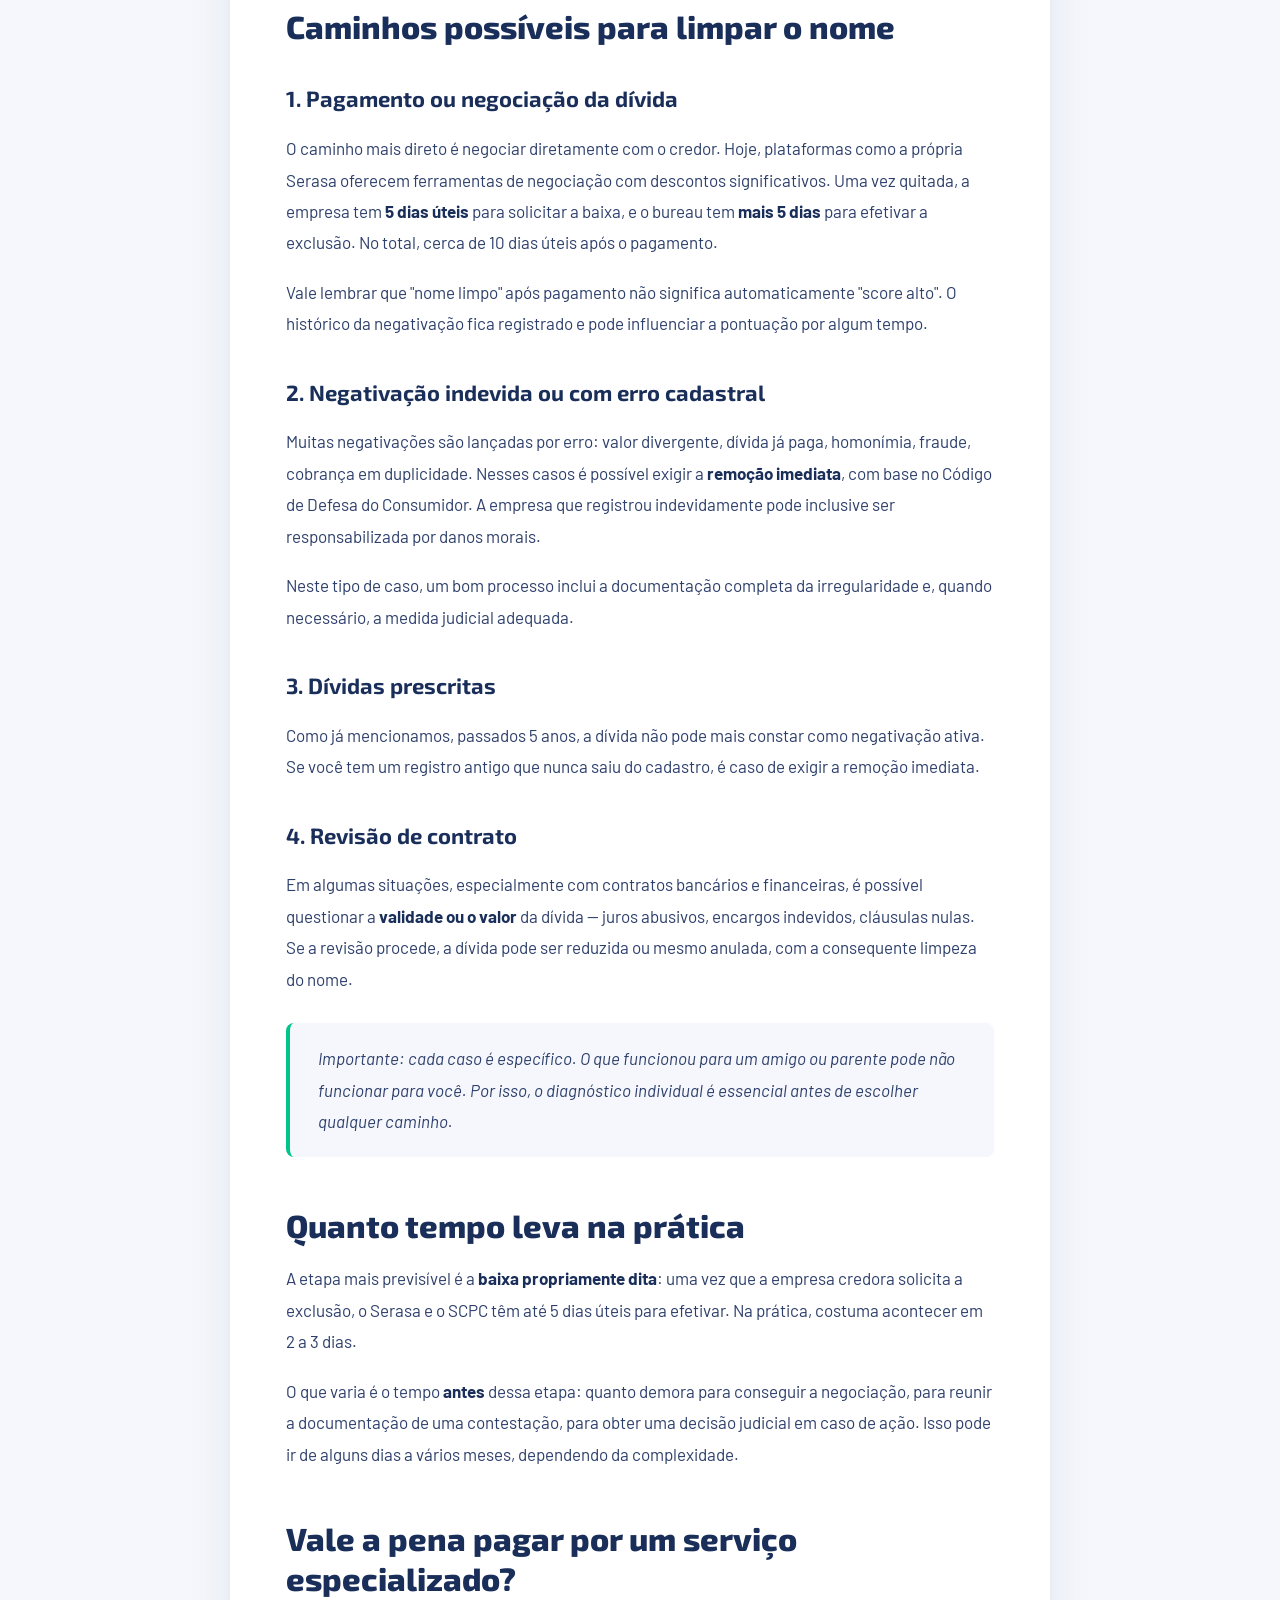
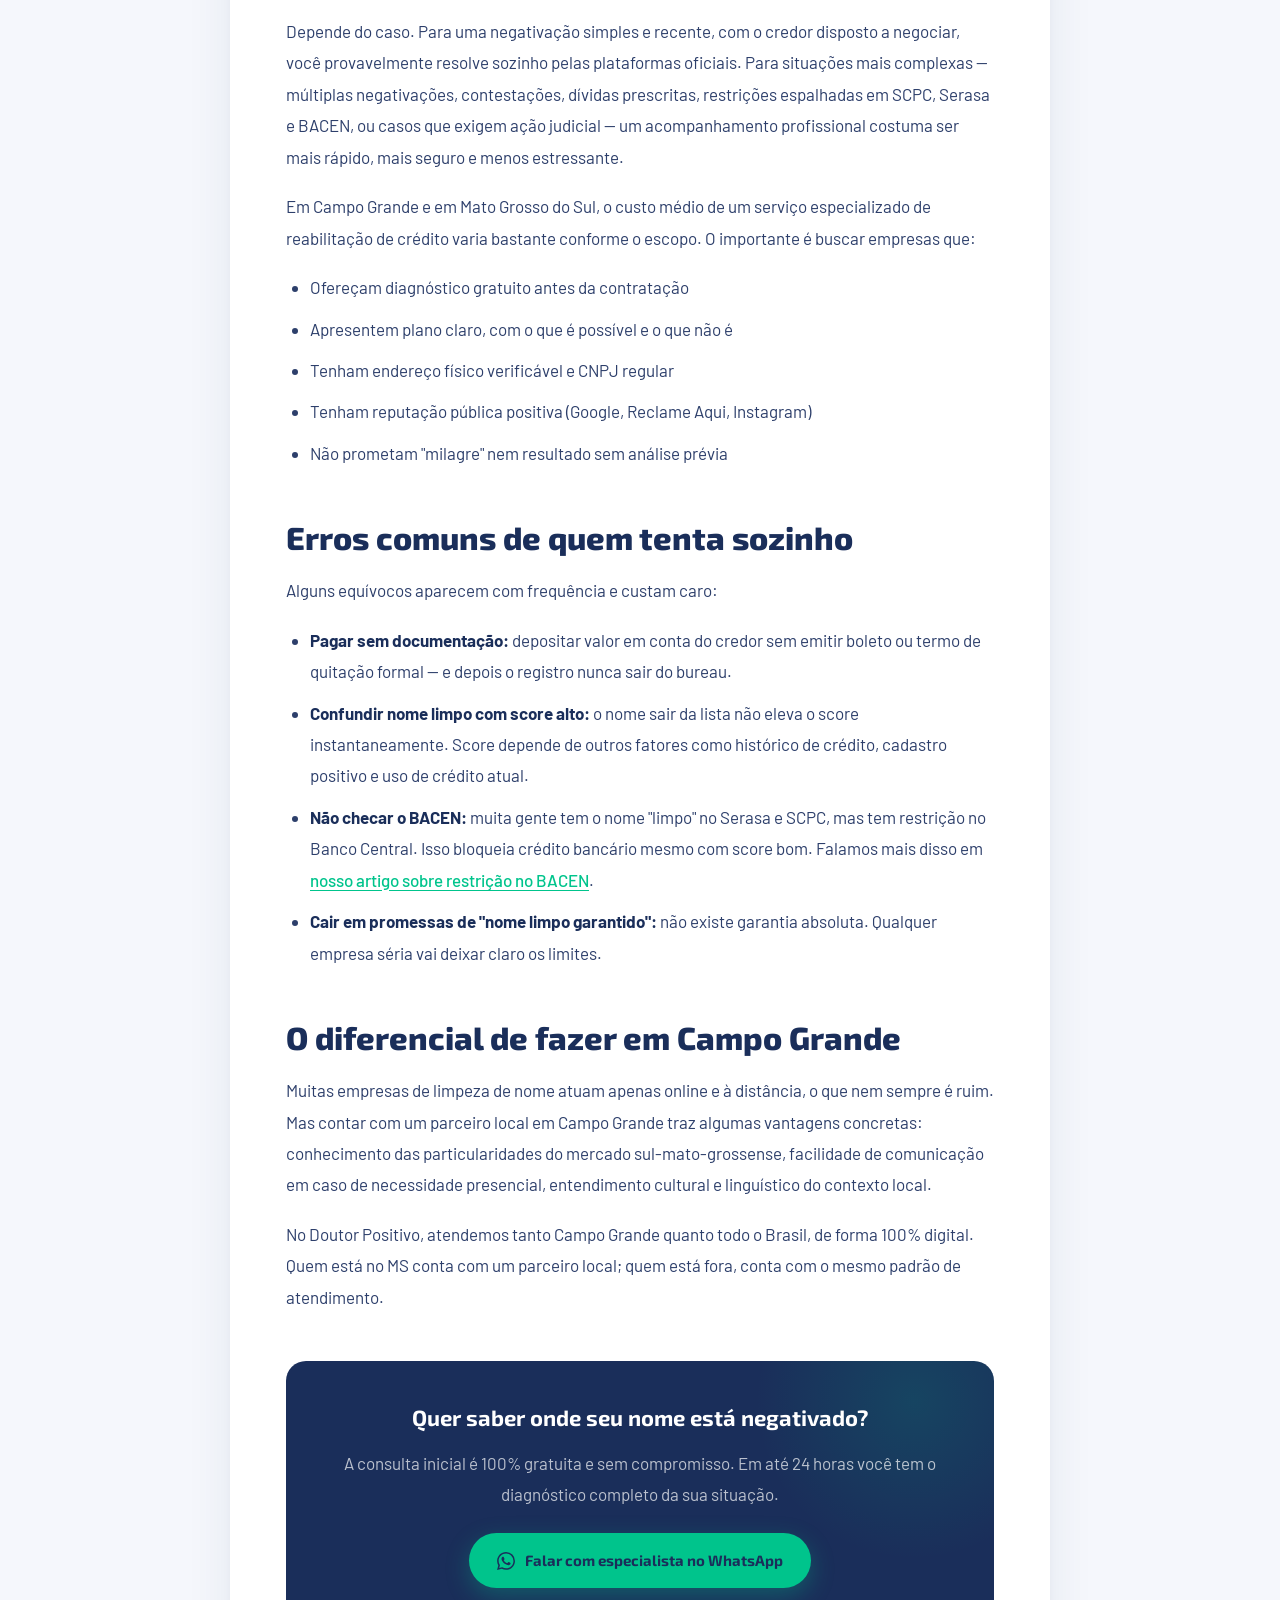
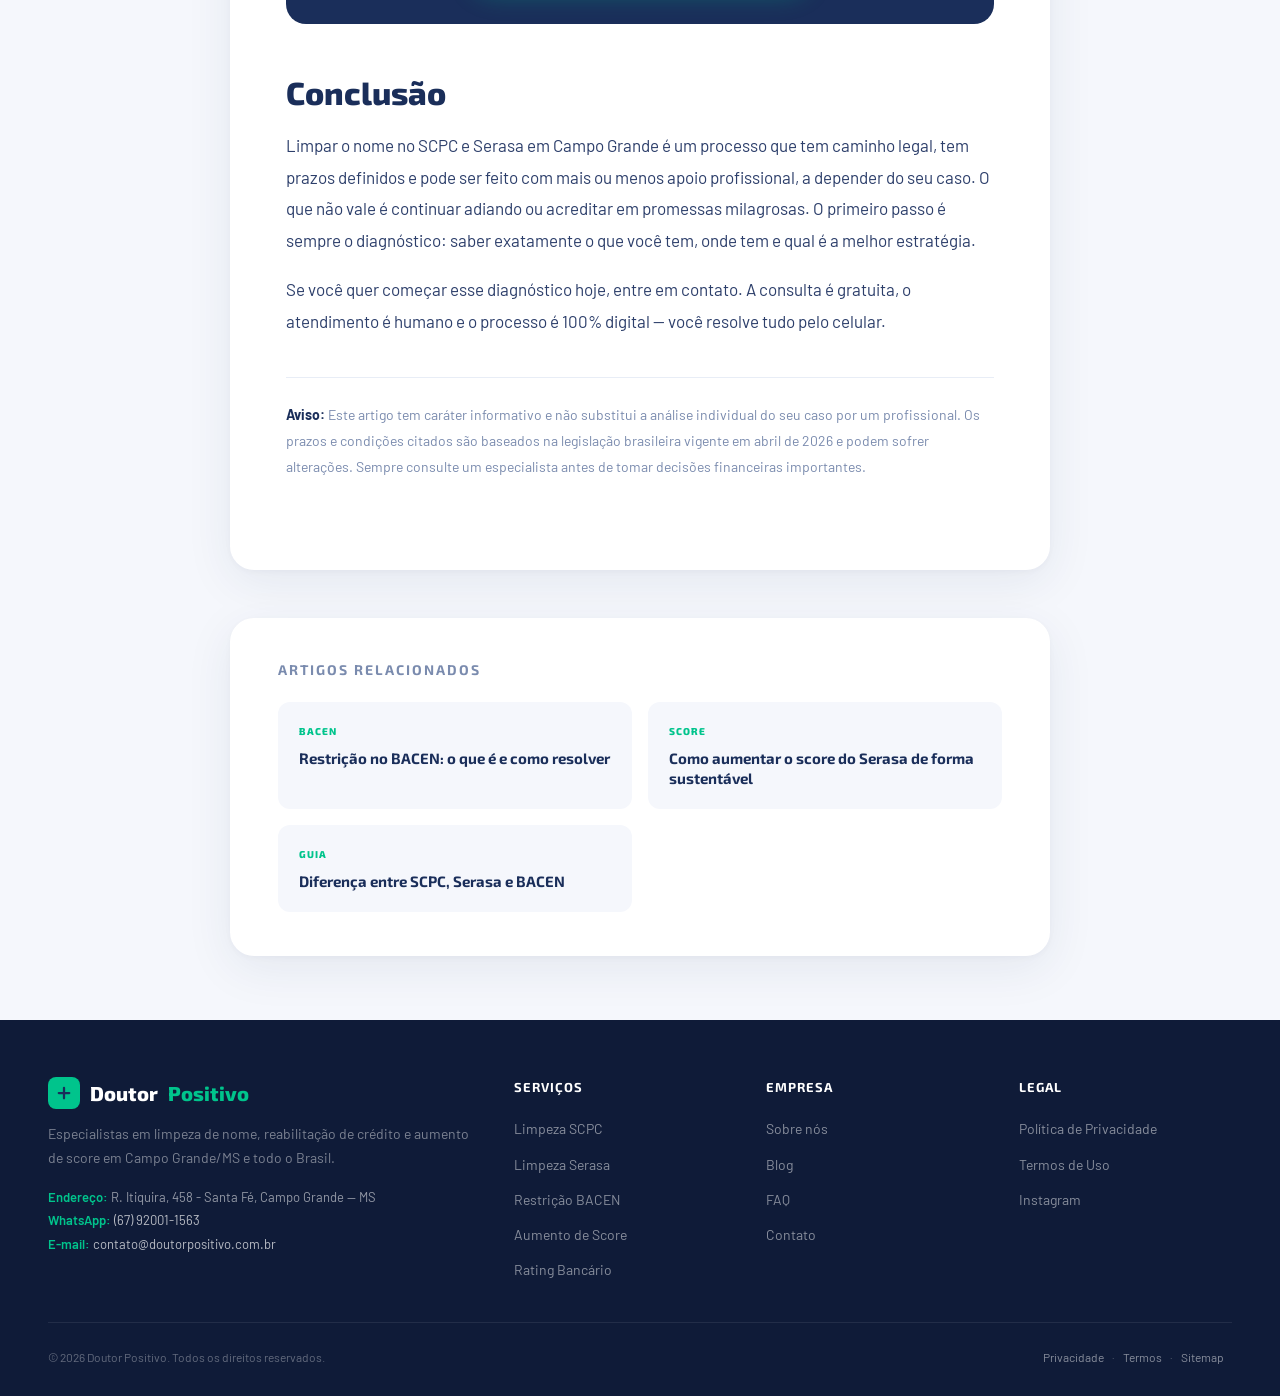
<file: como-limpar-nome-serasa-scpc-campo-grande.html>
<!DOCTYPE html>
<html lang="pt-BR">
<head>
<meta charset="UTF-8">
<meta name="viewport" content="width=device-width, initial-scale=1.0">
<title>Como limpar o nome no SCPC e Serasa em Campo Grande/MS | Guia 2026</title>
<meta name="description" content="Guia completo e atualizado sobre como limpar o nome no SCPC e Serasa em Campo Grande/MS. Prazos legais, caminhos possíveis e dicas de quem é especialista.">
<meta name="keywords" content="limpar nome Campo Grande, limpa nome Serasa, limpeza SCPC, como limpar nome sujo, negativação Serasa">
<meta name="robots" content="index, follow, max-image-preview:large">
<meta name="author" content="Doutor Positivo">
<link rel="canonical" href="https://www.doutorpositivo.com.br/blog/como-limpar-nome-serasa-scpc-campo-grande.html">

<meta property="og:type" content="article">
<meta property="og:title" content="Como limpar o nome no SCPC e Serasa em Campo Grande/MS">
<meta property="og:description" content="Guia completo e atualizado sobre como limpar o nome no SCPC e Serasa em Campo Grande/MS.">
<meta property="og:url" content="https://www.doutorpositivo.com.br/blog/como-limpar-nome-serasa-scpc-campo-grande.html">
<meta property="og:image" content="https://www.doutorpositivo.com.br/og-image.jpg">
<meta property="og:locale" content="pt_BR">
<meta property="article:published_time" content="2026-04-24T10:00:00-04:00">
<meta property="article:author" content="Doutor Positivo">

<link rel="icon" type="image/svg+xml" href="../favicon.svg">
<meta name="theme-color" content="#1A2E5A">
<link rel="preconnect" href="https://fonts.googleapis.com">
<link rel="preconnect" href="https://fonts.gstatic.com" crossorigin>
<link href="https://fonts.googleapis.com/css2?family=Exo+2:wght@400;500;600;700;800;900&family=Barlow:ital,wght@0,300;0,400;0,500;1,300&display=swap" rel="stylesheet">
<style>
/* ============================================
   Doutor Positivo — CSS compartilhado
   Usado por páginas internas (blog, sobre, legais)
   ============================================ */

*, *::before, *::after { margin: 0; padding: 0; box-sizing: border-box; }

:root {
  --azul: #1A2E5A;
  --verde: #00C48C;
  --verde-claro: #00E8A8;
  --branco: #FFFFFF;
  --cinza-claro: #F5F7FC;
  --cinza: #E8EDF6;
  --texto: #2D3F6B;
  --texto-suave: #7A8BAE;
  --font-d: 'Exo 2', sans-serif;
  --font-b: 'Barlow', sans-serif;
  --r: 16px;
  --shadow: 0 20px 60px rgba(26,46,90,0.12);
}

html { scroll-behavior: smooth; }

body {
  font-family: var(--font-b);
  color: var(--texto);
  background: var(--cinza-claro);
  background-image:
    radial-gradient(circle at 15% 8%, rgba(0,196,140,0.04) 0%, transparent 35%),
    radial-gradient(circle at 85% 50%, rgba(26,46,90,0.035) 0%, transparent 40%);
  background-attachment: fixed;
  overflow-x: hidden;
  -webkit-font-smoothing: antialiased;
  line-height: 1.7;
}

a { color: var(--verde); }

/* NAV */
nav {
  position: fixed; top: 0; left: 0; right: 0; z-index: 200;
  padding: 0 48px; height: 68px;
  background: rgba(26,46,90,.97);
  backdrop-filter: blur(14px);
  box-shadow: 0 4px 32px rgba(0,0,0,.2);
  display: flex; align-items: center; justify-content: space-between;
}
.nav-logo { font-family: var(--font-d); font-weight: 800; font-size: 20px; color: #fff; text-decoration: none; display: flex; align-items: center; gap: 10px; }
.nav-logo-icon { width: 32px; height: 32px; background: var(--verde); border-radius: 8px; display: flex; align-items: center; justify-content: center; }
.nav-logo span { color: var(--verde); }
.nav-links { display: flex; align-items: center; gap: 36px; list-style: none; }
.nav-links a { font-size: 14px; font-weight: 500; color: rgba(255,255,255,.7); text-decoration: none; transition: color .2s; }
.nav-links a:hover { color: var(--verde); }
.nav-cta { background: var(--verde); color: var(--azul) !important; font-weight: 700; padding: 10px 24px; border-radius: 50px; transition: transform .2s; }
.nav-cta:hover { transform: translateY(-2px); }
.nav-ham { display: none; flex-direction: column; gap: 5px; cursor: pointer; padding: 4px; background: none; border: none; }
.nav-ham span { display: block; width: 24px; height: 2px; background: white; border-radius: 2px; }

/* PAGE HEADER */
.page-header {
  background: var(--azul);
  color: #fff;
  padding: 140px 48px 110px;
  position: relative;
  overflow: hidden;
}
.page-header::before {
  content: '';
  position: absolute; inset: 0;
  background-image: linear-gradient(rgba(255,255,255,.025) 1px,transparent 1px), linear-gradient(90deg,rgba(255,255,255,.025) 1px,transparent 1px);
  background-size: 48px 48px;
  pointer-events: none;
}
.page-header .orb {
  position: absolute;
  width: 520px; height: 520px;
  border-radius: 50%;
  background: radial-gradient(circle, rgba(0,196,140,.1) 0%, transparent 60%);
  top: -180px; right: -120px;
  pointer-events: none;
}
.page-header-inner {
  max-width: 900px; margin: 0 auto;
  position: relative; z-index: 1;
}
.page-eyebrow {
  display: inline-flex; align-items: center; gap: 10px;
  font-size: 11px; font-weight: 700; letter-spacing: 2px; text-transform: uppercase;
  color: var(--verde); margin-bottom: 16px;
}
.page-eyebrow::before {
  content: ''; display: block; width: 24px; height: 2px;
  background: var(--verde); border-radius: 2px;
}
.page-header h1 {
  font-family: var(--font-d);
  font-size: clamp(32px, 4.5vw, 48px);
  font-weight: 900;
  line-height: 1.1;
  margin-bottom: 16px;
}
.page-header h1 em { font-style: normal; color: var(--verde); }
.page-header .lead {
  font-size: 18px;
  color: rgba(255,255,255,.65);
  max-width: 680px;
  line-height: 1.65;
  font-weight: 300;
}
.breadcrumb {
  font-size: 13px; color: rgba(255,255,255,.5);
  margin-bottom: 24px;
}
.breadcrumb a { color: rgba(255,255,255,.7); text-decoration: none; }
.breadcrumb a:hover { color: var(--verde); }
.breadcrumb span { margin: 0 8px; color: rgba(255,255,255,.3); }

/* CONTEÚDO */
.content {
  max-width: 820px;
  margin: -48px auto 48px;
  padding: 64px 56px 72px;
  font-size: 17px;
  line-height: 1.85;
  color: var(--texto);
  background: var(--branco);
  border-radius: 24px;
  box-shadow: 0 12px 48px rgba(26,46,90,.08), 0 2px 8px rgba(26,46,90,.04);
  position: relative;
  z-index: 2;
}
.content h2 {
  font-family: var(--font-d);
  font-size: clamp(24px, 3vw, 32px);
  font-weight: 800;
  color: var(--azul);
  margin: 48px 0 18px;
  line-height: 1.25;
}
.content h3 {
  font-family: var(--font-d);
  font-size: clamp(19px, 2.5vw, 22px);
  font-weight: 700;
  color: var(--azul);
  margin: 32px 0 14px;
}
.content p { margin-bottom: 18px; }
.content ul, .content ol { margin: 18px 0 24px 24px; }
.content li { margin-bottom: 10px; }
.content strong { color: var(--azul); font-weight: 700; }
.content a { color: var(--verde); font-weight: 500; text-decoration: underline; text-underline-offset: 3px; }
.content a:hover { color: var(--azul); }
.content blockquote {
  margin: 28px 0;
  padding: 20px 28px;
  background: var(--cinza-claro);
  border-left: 4px solid var(--verde);
  border-radius: 8px;
  font-style: italic;
  color: var(--texto);
}

/* CTA BOX dentro do conteúdo */
.cta-box {
  margin: 48px 0;
  padding: 36px;
  background: var(--azul);
  border-radius: 20px;
  color: #fff;
  text-align: center;
  position: relative;
  overflow: hidden;
}
.cta-box::before {
  content: '';
  position: absolute;
  width: 320px; height: 320px; border-radius: 50%;
  background: radial-gradient(circle, rgba(0,196,140,.15) 0%, transparent 70%);
  top: -120px; right: -80px;
  pointer-events: none;
}
.cta-box h3 {
  font-family: var(--font-d);
  color: #fff !important;
  font-size: 22px;
  margin: 0 0 10px !important;
  position: relative;
}
.cta-box p { color: rgba(255,255,255,.7); margin-bottom: 22px; position: relative; }
.cta-box a {
  display: inline-flex; align-items: center; gap: 10px;
  background: var(--verde); color: var(--azul) !important;
  font-family: var(--font-d); font-weight: 700; font-size: 15px;
  padding: 14px 28px; border-radius: 50px;
  text-decoration: none !important;
  transition: transform .2s, box-shadow .2s;
  box-shadow: 0 8px 24px rgba(0,196,140,.3);
  position: relative;
}
.cta-box a:hover { transform: translateY(-2px); box-shadow: 0 12px 32px rgba(0,196,140,.4); }

/* RELACIONADOS */
.related {
  max-width: 820px;
  margin: 0 auto 64px;
  padding: 40px 48px 44px;
  background: var(--branco);
  border-radius: 24px;
  box-shadow: 0 12px 48px rgba(26,46,90,.08), 0 2px 8px rgba(26,46,90,.04);
  position: relative;
  z-index: 2;
}
.related h3 {
  font-family: var(--font-d);
  font-size: 14px; font-weight: 700; letter-spacing: 2px; text-transform: uppercase;
  color: var(--texto-suave); margin-bottom: 20px;
}
.related-grid {
  display: grid;
  grid-template-columns: repeat(auto-fit, minmax(260px, 1fr));
  gap: 16px;
}
.related-card {
  display: block;
  padding: 20px;
  background: var(--cinza-claro);
  border: 1px solid transparent;
  border-radius: 12px;
  text-decoration: none;
  transition: transform .25s, box-shadow .25s, border-color .25s, background .25s;
}
.related-card:hover {
  transform: translateY(-4px);
  background: var(--branco);
  box-shadow: var(--shadow);
  border-color: rgba(0,196,140,.3);
}
.related-card .tag {
  font-family: var(--font-d);
  font-size: 10px; font-weight: 800; letter-spacing: 1px; text-transform: uppercase;
  color: var(--verde); margin-bottom: 8px;
}
.related-card h4 {
  font-family: var(--font-d);
  font-size: 15px; font-weight: 700;
  color: var(--azul); line-height: 1.35;
}

/* FOOTER */
footer {
  background: #0F1B38;
  padding: 56px 48px 28px;
  color: rgba(255,255,255,.6);
}
.foot-inner {
  max-width: 1200px; margin: 0 auto;
  display: grid;
  grid-template-columns: 2fr 1fr 1fr 1fr;
  gap: 40px;
  margin-bottom: 40px;
}
.foot-col h4 {
  font-family: var(--font-d);
  font-size: 13px; font-weight: 700;
  color: #fff; letter-spacing: 1px; text-transform: uppercase;
  margin-bottom: 16px;
}
.foot-col ul { list-style: none; display: flex; flex-direction: column; gap: 8px; }
.foot-col ul a { font-size: 14px; color: rgba(255,255,255,.5); text-decoration: none; transition: color .2s; }
.foot-col ul a:hover { color: var(--verde); }
.foot-brand {
  font-family: var(--font-d); font-size: 20px; font-weight: 800;
  color: #fff; margin-bottom: 12px;
  display: flex; align-items: center; gap: 10px;
}
.foot-brand span { color: var(--verde); }
.foot-desc {
  font-size: 14px; line-height: 1.7;
  color: rgba(255,255,255,.45);
  margin-bottom: 16px;
}
.foot-nap {
  font-size: 13px; line-height: 1.8;
  color: rgba(255,255,255,.55);
}
.foot-nap strong { color: var(--verde); font-weight: 600; }
.foot-nap a { color: rgba(255,255,255,.7); text-decoration: none; }
.foot-bottom {
  max-width: 1200px; margin: 0 auto;
  padding-top: 24px;
  border-top: 1px solid rgba(255,255,255,.08);
  display: flex; flex-wrap: wrap; gap: 16px;
  justify-content: space-between; align-items: center;
  font-size: 12px; color: rgba(255,255,255,.35);
}
.foot-bottom a { color: rgba(255,255,255,.5); text-decoration: none; margin: 0 8px; }
.foot-bottom a:hover { color: var(--verde); }

/* WA FLOATING BUTTON */
.wa-btn {
  position: fixed; bottom: 28px; right: 28px; z-index: 999;
  width: 58px; height: 58px;
  background: #25D366;
  border-radius: 50%;
  display: flex; align-items: center; justify-content: center;
  box-shadow: 0 8px 32px rgba(37,211,102,.45);
  text-decoration: none;
  transition: transform .3s, box-shadow .3s;
}
.wa-btn:hover {
  transform: scale(1.12);
  box-shadow: 0 12px 40px rgba(37,211,102,.55);
}

/* MOBILE */
@media (max-width: 960px) {
  nav { padding: 0 20px; }
  .nav-links { display: none; }
  .nav-ham { display: flex; }
  .page-header { padding: 110px 20px 80px; }
  .content {
    margin: -32px 16px 40px;
    padding: 44px 24px 52px;
    font-size: 16px;
    border-radius: 18px;
  }
  .related {
    margin: 0 16px 48px;
    padding: 32px 24px 36px;
    border-radius: 18px;
  }
  footer { padding: 40px 20px 24px; }
  .foot-inner { grid-template-columns: 1fr 1fr; gap: 28px; }
}
@media (max-width: 560px) {
  .foot-inner { grid-template-columns: 1fr; }
  .cta-box { padding: 28px 20px; }
}

</style>

<script type="application/ld+json">
{
  "@context": "https://schema.org",
  "@type": "Article",
  "headline": "Como limpar o nome no SCPC e Serasa em Campo Grande/MS",
  "description": "Guia completo e atualizado sobre como limpar o nome no SCPC e Serasa em Campo Grande/MS.",
  "image": "https://www.doutorpositivo.com.br/og-image.jpg",
  "datePublished": "2026-04-24T10:00:00-04:00",
  "dateModified": "2026-04-24T10:00:00-04:00",
  "author": {
    "@type": "Organization",
    "name": "Doutor Positivo",
    "url": "https://www.doutorpositivo.com.br/"
  },
  "publisher": {
    "@type": "Organization",
    "name": "Doutor Positivo",
    "logo": { "@type": "ImageObject", "url": "https://www.doutorpositivo.com.br/logo.png" }
  },
  "mainEntityOfPage": {
    "@type": "WebPage",
    "@id": "https://www.doutorpositivo.com.br/blog/como-limpar-nome-serasa-scpc-campo-grande.html"
  }
}
</script>
<script type="application/ld+json">
{
  "@context": "https://schema.org",
  "@type": "BreadcrumbList",
  "itemListElement": [
    { "@type": "ListItem", "position": 1, "name": "Início", "item": "https://www.doutorpositivo.com.br/" },
    { "@type": "ListItem", "position": 2, "name": "Blog", "item": "https://www.doutorpositivo.com.br/blog/" },
    { "@type": "ListItem", "position": 3, "name": "Como limpar o nome no SCPC e Serasa em Campo Grande/MS", "item": "https://www.doutorpositivo.com.br/blog/como-limpar-nome-serasa-scpc-campo-grande.html" }
  ]
}
</script>
</head>
<body>

<nav aria-label="Navegação principal">
  <a href="../index.html" class="nav-logo">
    <div class="nav-logo-icon" aria-hidden="true"><svg width="18" height="18" viewBox="0 0 24 24" fill="none" stroke="#1A2E5A" stroke-width="3" stroke-linecap="round"><path d="M12 5v14M5 12h14"/></svg></div>
    Doutor <span>Positivo</span>
  </a>
  <ul class="nav-links">
    <li><a href="../index.html#servicos">Serviços</a></li>
    <li><a href="../index.html#como-funciona">Como Funciona</a></li>
    <li><a href="index.html" style="color:#00C48C;">Blog</a></li>
    <li><a href="../sobre.html">Sobre</a></li>
    <li><a href="../index.html#faq">FAQ</a></li>
    <li><a href="https://wa.me/5567920011563" target="_blank" rel="noopener" class="nav-cta">Consulta Gratuita</a></li>
  </ul>
  <button class="nav-ham" onclick="toggleMenu()" aria-label="Abrir menu"><span></span><span></span><span></span></button>
</nav>

<header class="page-header">
  <div class="orb" aria-hidden="true"></div>
  <div class="page-header-inner">
    <nav class="breadcrumb" aria-label="Breadcrumb"><a href="../index.html">Início</a><span>›</span><a href="index.html">Blog</a><span>›</span>SCPC e Serasa</nav>
    <div class="page-eyebrow">SCPC · Serasa</div>
    <h1>Como limpar o nome no <em>SCPC e Serasa</em> em Campo Grande/MS</h1>
    <p class="lead">Guia direto e atualizado: prazos legais, caminhos possíveis, o que dá pra fazer sozinho e em que momento vale contar com um especialista.</p>
    <p style="color:rgba(255,255,255,.4);font-size:13px;margin-top:16px;">Publicado em 24 de abril de 2026 · Leitura de 7 minutos</p>
  </div>
</header>

<article class="content">
  <p>Estar com o nome sujo no Serasa ou no SCPC é mais comum do que parece. Dados do próprio Serasa apontam que milhões de brasileiros convivem com negativações ativas, e uma parcela significativa dessas pessoas está em Campo Grande e no interior de Mato Grosso do Sul. Mas conviver com isso não significa resignar-se a ele: existem caminhos legais, prazos legais e estratégias concretas para recuperar o crédito.</p>

  <p>Este guia explica, com linguagem simples, o que você realmente pode fazer — sem promessas mágicas, sem atalhos ilegais e sem esconder os pontos que dependem de fatores externos.</p>

  <h2>Primeiro: entenda a diferença entre SCPC e Serasa</h2>

  <p>SCPC e Serasa são os dois maiores bureaus de crédito do Brasil, mas pertencem a empresas diferentes. O <strong>SCPC (Serviço Central de Proteção ao Crédito)</strong> é operado pela Boa Vista e é historicamente associado a registros feitos pelo comércio, especialmente lojas. O <strong>Serasa</strong>, hoje da Experian, concentra registros do sistema financeiro como bancos, financeiras e operadoras de cartão.</p>

  <p>Na prática, uma mesma dívida pode estar registrada em um ou em ambos os órgãos. Por isso, a primeira etapa de qualquer processo de limpeza de nome é fazer uma <strong>consulta completa</strong> para saber exatamente onde o seu CPF tem restrição e qual é a origem de cada registro.</p>

  <h2>Os prazos legais que poucos conhecem</h2>

  <p>Existe uma regra fundamental no Código de Defesa do Consumidor, reforçada pelo Superior Tribunal de Justiça: <strong>as negativações não podem permanecer ativas por mais de 5 anos</strong>. Esse é o chamado prazo prescricional. Passado esse período, o bureau de crédito é obrigado a excluir a informação, independentemente de a dívida ter sido paga ou não.</p>

  <p>Além disso, algumas dívidas têm prazos ainda mais curtos. Dívidas de crédito pessoal em bancos, por exemplo, prescrevem em 5 anos conforme o Código Civil. Cheques sem fundo prescrevem em 6 meses após a emissão. Cada tipo de dívida tem regras próprias, e essa análise é parte do trabalho de diagnóstico que fazemos antes de começar qualquer execução.</p>

  <h2>Caminhos possíveis para limpar o nome</h2>

  <h3>1. Pagamento ou negociação da dívida</h3>

  <p>O caminho mais direto é negociar diretamente com o credor. Hoje, plataformas como a própria Serasa oferecem ferramentas de negociação com descontos significativos. Uma vez quitada, a empresa tem <strong>5 dias úteis</strong> para solicitar a baixa, e o bureau tem <strong>mais 5 dias</strong> para efetivar a exclusão. No total, cerca de 10 dias úteis após o pagamento.</p>

  <p>Vale lembrar que "nome limpo" após pagamento não significa automaticamente "score alto". O histórico da negativação fica registrado e pode influenciar a pontuação por algum tempo.</p>

  <h3>2. Negativação indevida ou com erro cadastral</h3>

  <p>Muitas negativações são lançadas por erro: valor divergente, dívida já paga, homonímia, fraude, cobrança em duplicidade. Nesses casos é possível exigir a <strong>remoção imediata</strong>, com base no Código de Defesa do Consumidor. A empresa que registrou indevidamente pode inclusive ser responsabilizada por danos morais.</p>

  <p>Neste tipo de caso, um bom processo inclui a documentação completa da irregularidade e, quando necessário, a medida judicial adequada.</p>

  <h3>3. Dívidas prescritas</h3>

  <p>Como já mencionamos, passados 5 anos, a dívida não pode mais constar como negativação ativa. Se você tem um registro antigo que nunca saiu do cadastro, é caso de exigir a remoção imediata.</p>

  <h3>4. Revisão de contrato</h3>

  <p>Em algumas situações, especialmente com contratos bancários e financeiras, é possível questionar a <strong>validade ou o valor</strong> da dívida — juros abusivos, encargos indevidos, cláusulas nulas. Se a revisão procede, a dívida pode ser reduzida ou mesmo anulada, com a consequente limpeza do nome.</p>

  <blockquote>
  Importante: cada caso é específico. O que funcionou para um amigo ou parente pode não funcionar para você. Por isso, o diagnóstico individual é essencial antes de escolher qualquer caminho.
  </blockquote>

  <h2>Quanto tempo leva na prática</h2>

  <p>A etapa mais previsível é a <strong>baixa propriamente dita</strong>: uma vez que a empresa credora solicita a exclusão, o Serasa e o SCPC têm até 5 dias úteis para efetivar. Na prática, costuma acontecer em 2 a 3 dias.</p>

  <p>O que varia é o tempo <strong>antes</strong> dessa etapa: quanto demora para conseguir a negociação, para reunir a documentação de uma contestação, para obter uma decisão judicial em caso de ação. Isso pode ir de alguns dias a vários meses, dependendo da complexidade.</p>

  <h2>Vale a pena pagar por um serviço especializado?</h2>

  <p>Depende do caso. Para uma negativação simples e recente, com o credor disposto a negociar, você provavelmente resolve sozinho pelas plataformas oficiais. Para situações mais complexas — múltiplas negativações, contestações, dívidas prescritas, restrições espalhadas em SCPC, Serasa e BACEN, ou casos que exigem ação judicial — um acompanhamento profissional costuma ser mais rápido, mais seguro e menos estressante.</p>

  <p>Em Campo Grande e em Mato Grosso do Sul, o custo médio de um serviço especializado de reabilitação de crédito varia bastante conforme o escopo. O importante é buscar empresas que:</p>

  <ul>
    <li>Ofereçam diagnóstico gratuito antes da contratação</li>
    <li>Apresentem plano claro, com o que é possível e o que não é</li>
    <li>Tenham endereço físico verificável e CNPJ regular</li>
    <li>Tenham reputação pública positiva (Google, Reclame Aqui, Instagram)</li>
    <li>Não prometam "milagre" nem resultado sem análise prévia</li>
  </ul>

  <h2>Erros comuns de quem tenta sozinho</h2>

  <p>Alguns equívocos aparecem com frequência e custam caro:</p>

  <ul>
    <li><strong>Pagar sem documentação:</strong> depositar valor em conta do credor sem emitir boleto ou termo de quitação formal — e depois o registro nunca sair do bureau.</li>
    <li><strong>Confundir nome limpo com score alto:</strong> o nome sair da lista não eleva o score instantaneamente. Score depende de outros fatores como histórico de crédito, cadastro positivo e uso de crédito atual.</li>
    <li><strong>Não checar o BACEN:</strong> muita gente tem o nome "limpo" no Serasa e SCPC, mas tem restrição no Banco Central. Isso bloqueia crédito bancário mesmo com score bom. Falamos mais disso em <a href="restricao-bacen-o-que-e.html">nosso artigo sobre restrição no BACEN</a>.</li>
    <li><strong>Cair em promessas de "nome limpo garantido":</strong> não existe garantia absoluta. Qualquer empresa séria vai deixar claro os limites.</li>
  </ul>

  <h2>O diferencial de fazer em Campo Grande</h2>

  <p>Muitas empresas de limpeza de nome atuam apenas online e à distância, o que nem sempre é ruim. Mas contar com um parceiro local em Campo Grande traz algumas vantagens concretas: conhecimento das particularidades do mercado sul-mato-grossense, facilidade de comunicação em caso de necessidade presencial, entendimento cultural e linguístico do contexto local.</p>

  <p>No Doutor Positivo, atendemos tanto Campo Grande quanto todo o Brasil, de forma 100% digital. Quem está no MS conta com um parceiro local; quem está fora, conta com o mesmo padrão de atendimento.</p>

  <div class="cta-box">
    <h3>Quer saber onde seu nome está negativado?</h3>
    <p>A consulta inicial é 100% gratuita e sem compromisso. Em até 24 horas você tem o diagnóstico completo da sua situação.</p>
    <a href="https://wa.me/5567920011563?text=Olá!%20Li%20o%20artigo%20e%20quero%20uma%20consulta%20gratuita." target="_blank" rel="noopener">
      <svg width="18" height="18" viewBox="0 0 24 24" fill="#1A2E5A"><path d="M17.472 14.382c-.297-.149-1.758-.867-2.03-.967-.273-.099-.471-.148-.67.15-.197.297-.767.966-.94 1.164-.173.199-.347.223-.644.075-.297-.15-1.255-.463-2.39-1.475-.883-.788-1.48-1.761-1.653-2.059-.173-.297-.018-.458.13-.606.134-.133.298-.347.446-.52.149-.174.198-.298.298-.497.099-.198.05-.371-.025-.52-.075-.149-.669-1.612-.916-2.207-.242-.579-.487-.5-.669-.51-.173-.008-.371-.01-.57-.01-.198 0-.52.074-.792.372-.272.297-1.04 1.016-1.04 2.479 0 1.462 1.065 2.875 1.213 3.074.149.198 2.096 3.2 5.077 4.487.709.306 1.262.489 1.694.625.712.227 1.36.195 1.871.118.571-.085 1.758-.719 2.006-1.413.248-.694.248-1.289.173-1.413-.074-.124-.272-.198-.57-.347m-5.421 7.403h-.004a9.87 9.87 0 01-5.031-1.378l-.361-.214-3.741.982.998-3.648-.235-.374a9.86 9.86 0 01-1.51-5.26c.001-5.45 4.436-9.884 9.888-9.884 2.64 0 5.122 1.03 6.988 2.898a9.825 9.825 0 012.893 6.994c-.003 5.45-4.437 9.884-9.885 9.884m8.413-18.297A11.815 11.815 0 0012.05 0C5.495 0 .16 5.335.157 11.892c0 2.096.547 4.142 1.588 5.945L.057 24l6.305-1.654a11.882 11.882 0 005.683 1.448h.005c6.554 0 11.89-5.335 11.893-11.893a11.821 11.821 0 00-3.48-8.413z"/></svg>
      Falar com especialista no WhatsApp
    </a>
  </div>

  <h2>Conclusão</h2>

  <p>Limpar o nome no SCPC e Serasa em Campo Grande é um processo que tem caminho legal, tem prazos definidos e pode ser feito com mais ou menos apoio profissional, a depender do seu caso. O que não vale é continuar adiando ou acreditar em promessas milagrosas. O primeiro passo é sempre o diagnóstico: saber exatamente o que você tem, onde tem e qual é a melhor estratégia.</p>

  <p>Se você quer começar esse diagnóstico hoje, entre em contato. A consulta é gratuita, o atendimento é humano e o processo é 100% digital — você resolve tudo pelo celular.</p>

  <p style="font-size:14px;color:var(--texto-suave);margin-top:40px;padding-top:24px;border-top:1px solid var(--cinza);"><strong>Aviso:</strong> Este artigo tem caráter informativo e não substitui a análise individual do seu caso por um profissional. Os prazos e condições citados são baseados na legislação brasileira vigente em abril de 2026 e podem sofrer alterações. Sempre consulte um especialista antes de tomar decisões financeiras importantes.</p>
</article>

<section class="related">
  <h3>Artigos relacionados</h3>
  <div class="related-grid">
    <a href="restricao-bacen-o-que-e.html" class="related-card">
      <div class="tag">BACEN</div>
      <h4>Restrição no BACEN: o que é e como resolver</h4>
    </a>
    <a href="como-aumentar-score.html" class="related-card">
      <div class="tag">Score</div>
      <h4>Como aumentar o score do Serasa de forma sustentável</h4>
    </a>
    <a href="diferenca-scpc-serasa-bacen.html" class="related-card">
      <div class="tag">Guia</div>
      <h4>Diferença entre SCPC, Serasa e BACEN</h4>
    </a>
  </div>
</section>

<footer>
  <div class="foot-inner">
    <div class="foot-col">
      <div class="foot-brand">
        <div style="width:32px;height:32px;background:#00C48C;border-radius:8px;display:flex;align-items:center;justify-content:center;"><svg width="18" height="18" viewBox="0 0 24 24" fill="none" stroke="#1A2E5A" stroke-width="3" stroke-linecap="round"><path d="M12 5v14M5 12h14"/></svg></div>
        Doutor <span>Positivo</span>
      </div>
      <p class="foot-desc">Especialistas em limpeza de nome, reabilitação de crédito e aumento de score em Campo Grande/MS e todo o Brasil.</p>
      <div class="foot-nap">
        <strong>Endereço:</strong> R. Itiquira, 458 - Santa Fé, Campo Grande — MS<br>
        <strong>WhatsApp:</strong> <a href="https://wa.me/5567920011563">(67) 92001-1563</a><br>
        <strong>E-mail:</strong> <a href="mailto:contato@doutorpositivo.com.br">contato@doutorpositivo.com.br</a>
      </div>
    </div>
    <div class="foot-col"><h4>Serviços</h4><ul><li><a href="../index.html#servicos">Limpeza SCPC</a></li><li><a href="../index.html#servicos">Limpeza Serasa</a></li><li><a href="../index.html#servicos">Restrição BACEN</a></li><li><a href="../index.html#servicos">Aumento de Score</a></li><li><a href="../index.html#servicos">Rating Bancário</a></li></ul></div>
    <div class="foot-col"><h4>Empresa</h4><ul><li><a href="../sobre.html">Sobre nós</a></li><li><a href="index.html">Blog</a></li><li><a href="../index.html#faq">FAQ</a></li><li><a href="https://wa.me/5567920011563" target="_blank" rel="noopener">Contato</a></li></ul></div>
    <div class="foot-col"><h4>Legal</h4><ul><li><a href="../politica-de-privacidade.html">Política de Privacidade</a></li><li><a href="../termos-de-uso.html">Termos de Uso</a></li><li><a href="https://instagram.com/doutorpositivo" target="_blank" rel="noopener">Instagram</a></li></ul></div>
  </div>
  <div class="foot-bottom">
    <div>© 2026 Doutor Positivo. Todos os direitos reservados.</div>
    <div><a href="../politica-de-privacidade.html">Privacidade</a>·<a href="../termos-de-uso.html">Termos</a>·<a href="../sitemap.xml">Sitemap</a></div>
  </div>
</footer>

<a href="https://wa.me/5567920011563" target="_blank" rel="noopener" class="wa-btn" aria-label="Falar no WhatsApp"><svg width="28" height="28" viewBox="0 0 24 24" fill="white"><path d="M17.472 14.382c-.297-.149-1.758-.867-2.03-.967-.273-.099-.471-.148-.67.15-.197.297-.767.966-.94 1.164-.173.199-.347.223-.644.075-.297-.15-1.255-.463-2.39-1.475-.883-.788-1.48-1.761-1.653-2.059-.173-.297-.018-.458.13-.606.134-.133.298-.347.446-.52.149-.174.198-.298.298-.497.099-.198.05-.371-.025-.52-.075-.149-.669-1.612-.916-2.207-.242-.579-.487-.5-.669-.51-.173-.008-.371-.01-.57-.01-.198 0-.52.074-.792.372-.272.297-1.04 1.016-1.04 2.479 0 1.462 1.065 2.875 1.213 3.074.149.198 2.096 3.2 5.077 4.487.709.306 1.262.489 1.694.625.712.227 1.36.195 1.871.118.571-.085 1.758-.719 2.006-1.413.248-.694.248-1.289.173-1.413-.074-.124-.272-.198-.57-.347m-5.421 7.403h-.004a9.87 9.87 0 01-5.031-1.378l-.361-.214-3.741.982.998-3.648-.235-.374a9.86 9.86 0 01-1.51-5.26c.001-5.45 4.436-9.884 9.888-9.884 2.64 0 5.122 1.03 6.988 2.898a9.825 9.825 0 012.893 6.994c-.003 5.45-4.437 9.884-9.885 9.884m8.413-18.297A11.815 11.815 0 0012.05 0C5.495 0 .16 5.335.157 11.892c0 2.096.547 4.142 1.588 5.945L.057 24l6.305-1.654a11.882 11.882 0 005.683 1.448h.005c6.554 0 11.89-5.335 11.893-11.893a11.821 11.821 0 00-3.48-8.413z"/></svg></a>

<script>function toggleMenu(){const l=document.querySelector('.nav-links');const v=l.style.display==='flex';Object.assign(l.style,{display:v?'none':'flex',flexDirection:'column',position:'fixed',top:'68px',left:'0',right:'0',background:'rgba(26,46,90,.98)',padding:'20px 24px 28px',gap:'18px',borderTop:'1px solid rgba(255,255,255,.08)',zIndex:'199'});if(v)l.style.display='none';}</script>

</body>
</html>
</file>
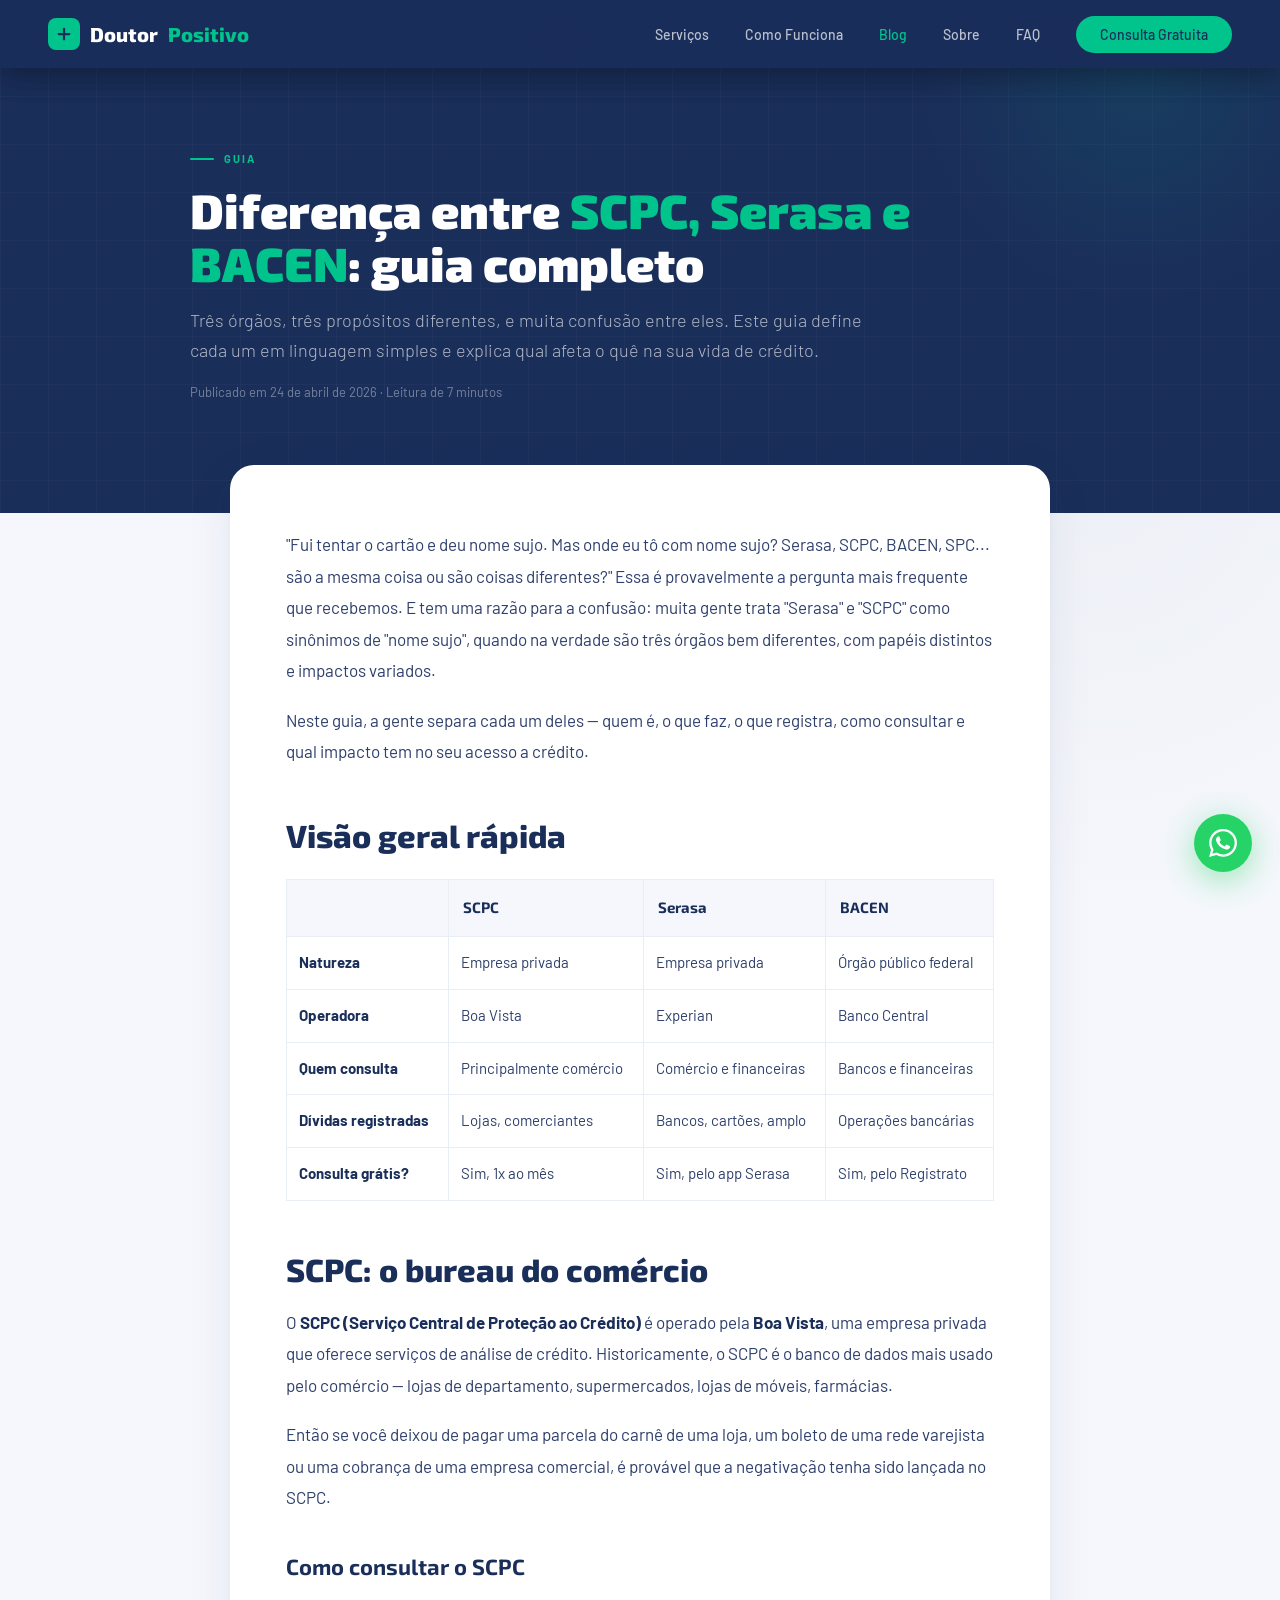
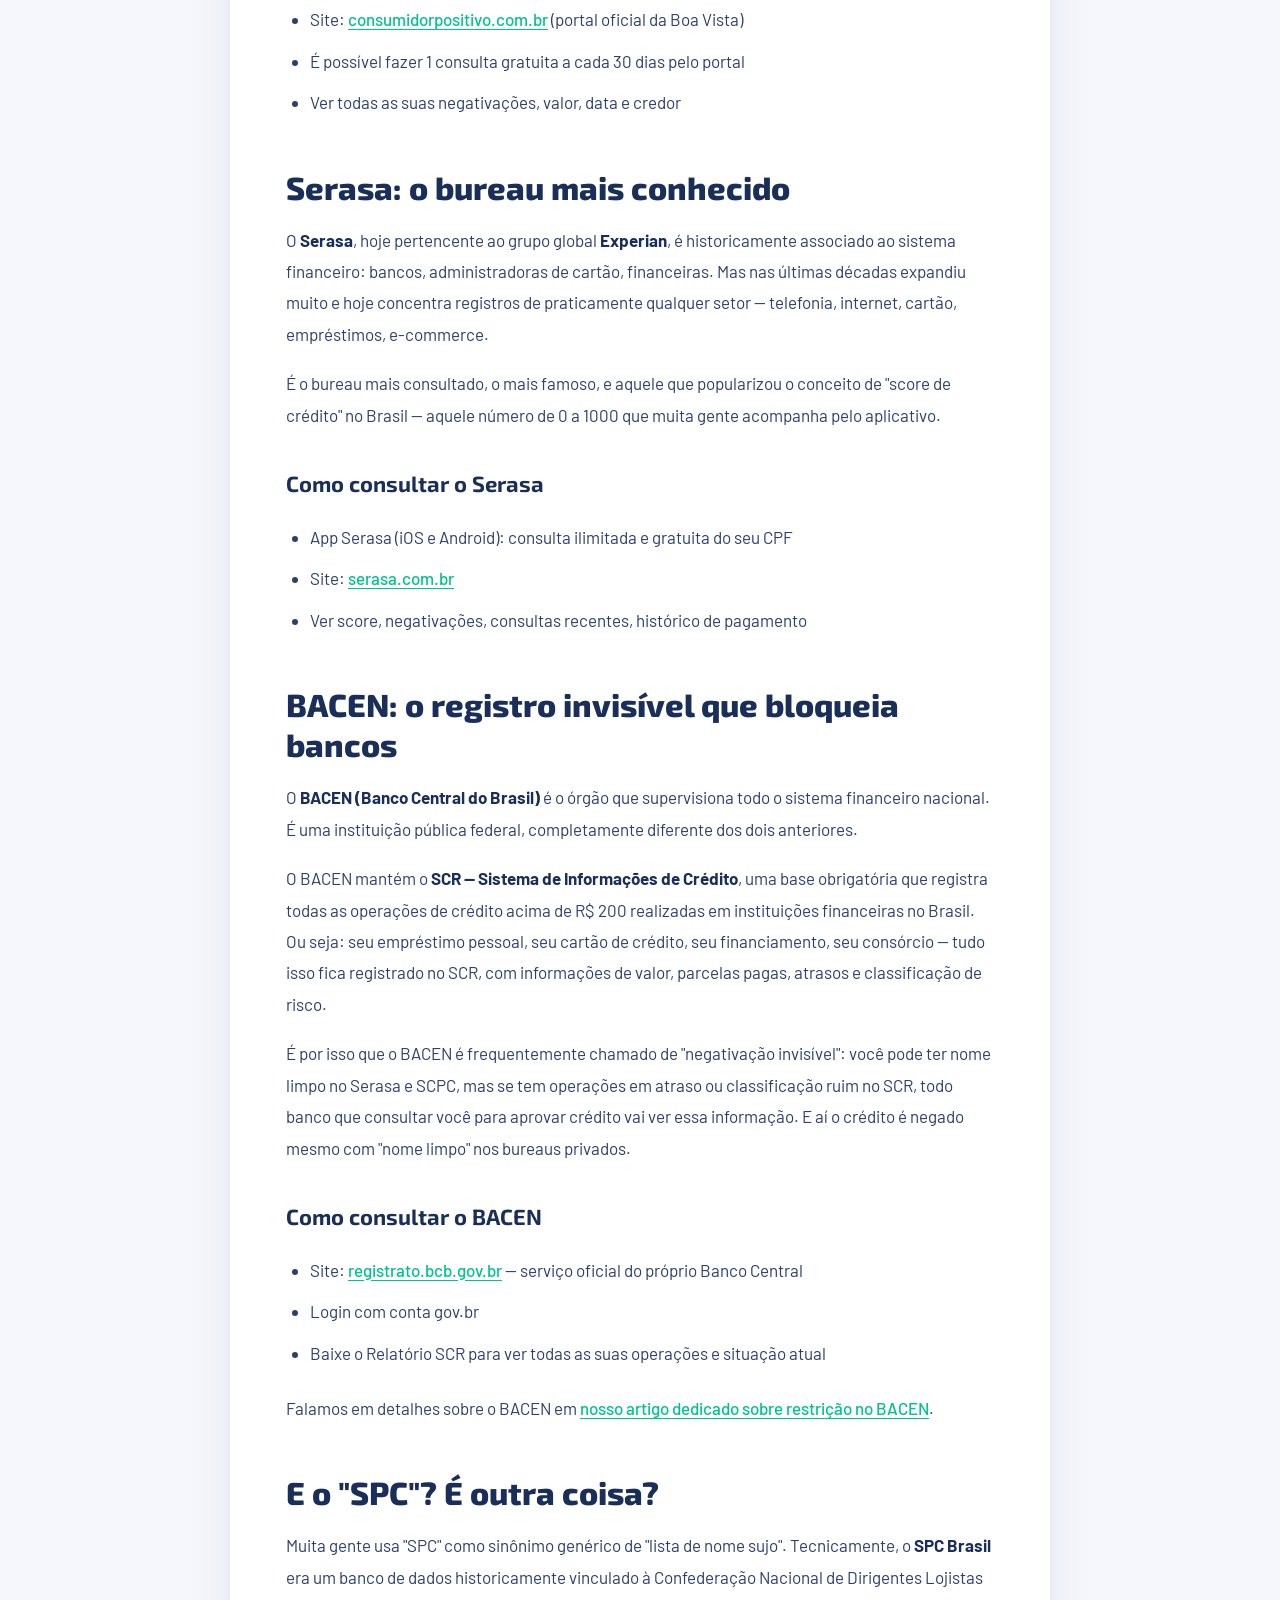
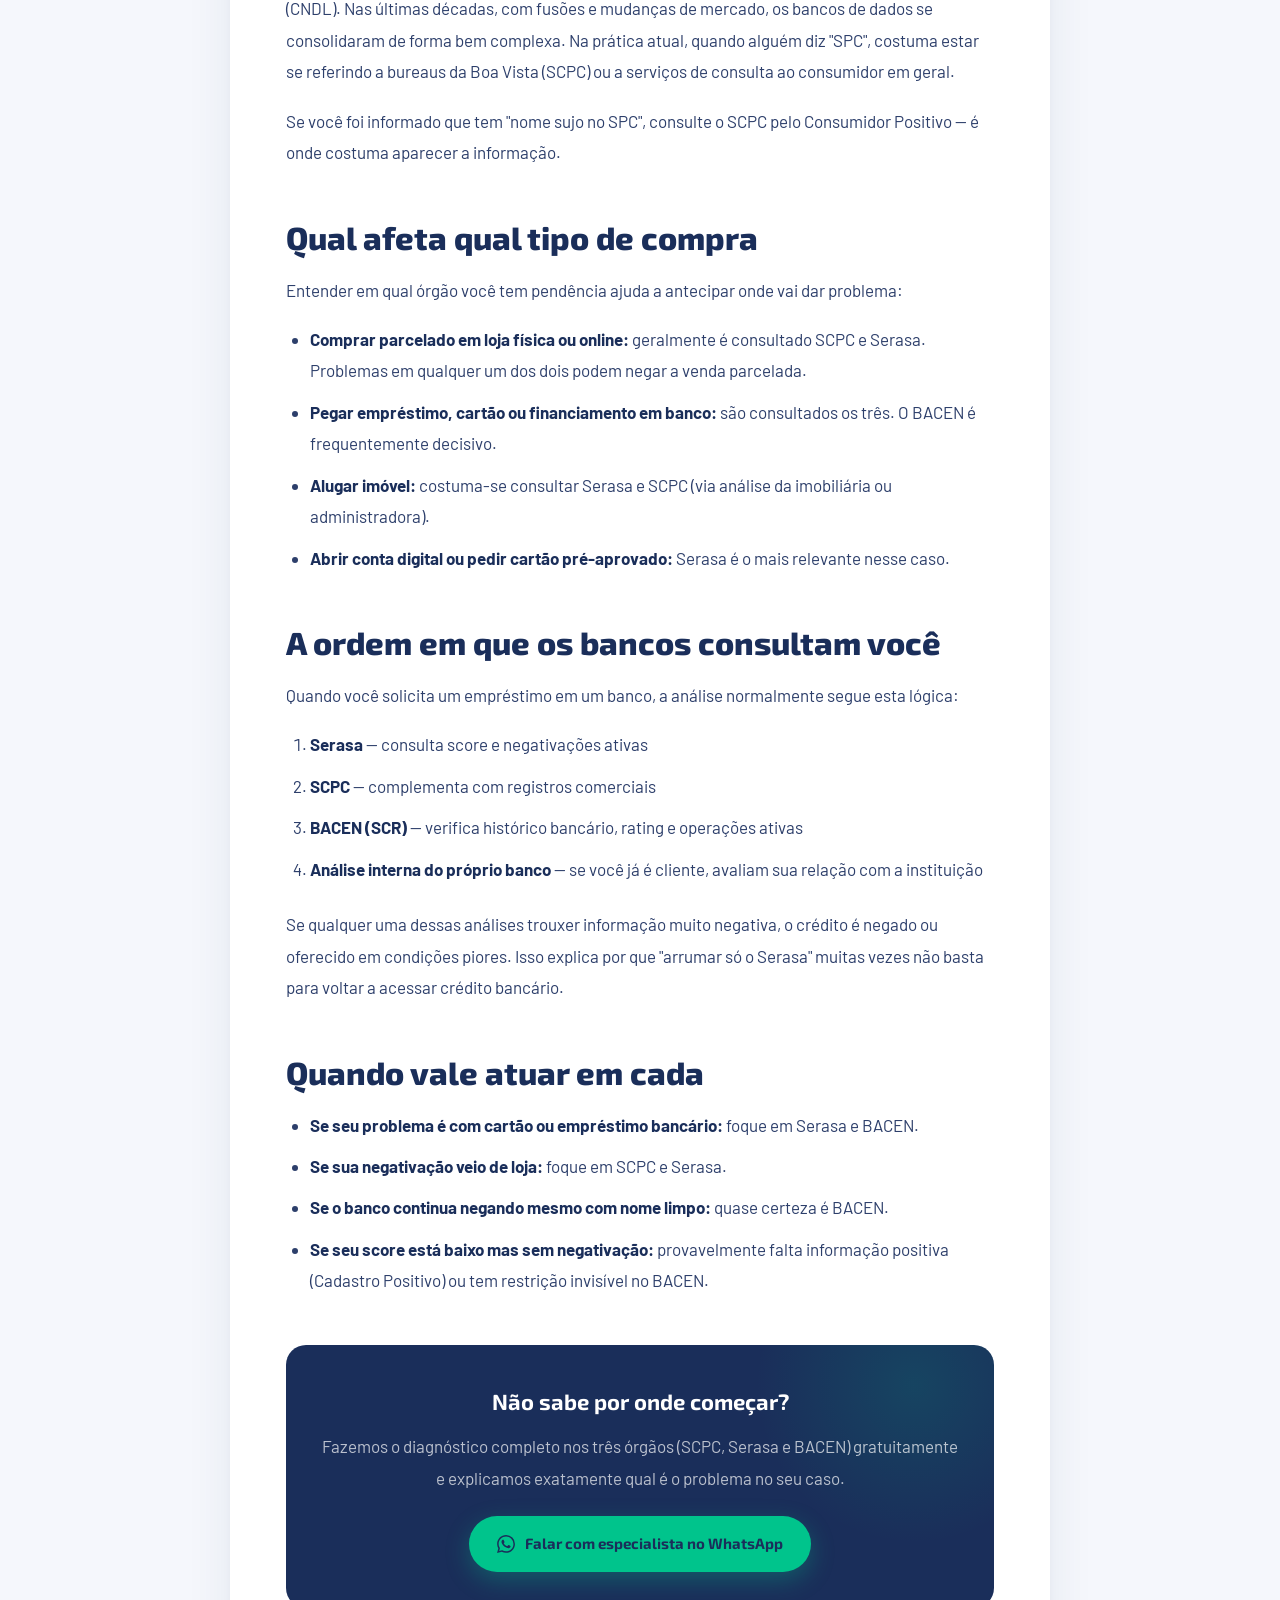
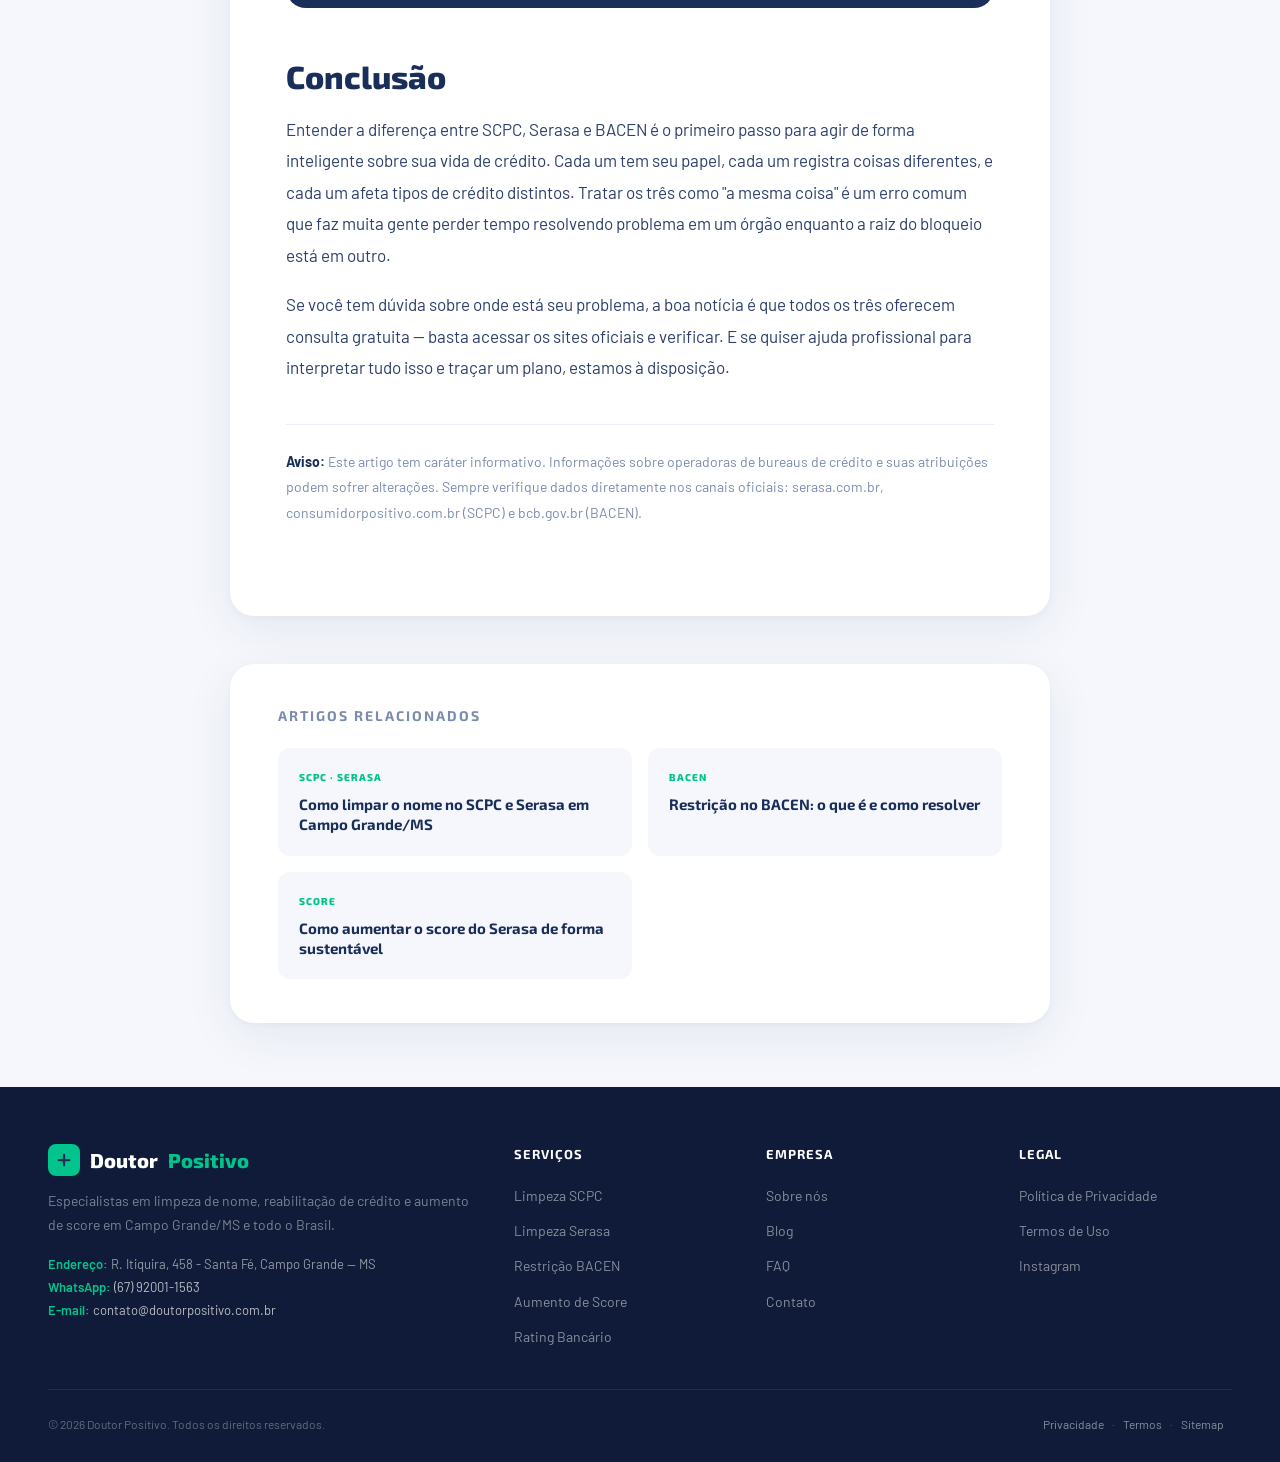
<file: diferenca-scpc-serasa-bacen.html>
<!DOCTYPE html>
<html lang="pt-BR">
<head>
<meta charset="UTF-8">
<meta name="viewport" content="width=device-width, initial-scale=1.0">
<title>Diferença entre SCPC, Serasa e BACEN: guia completo 2026 | Doutor Positivo</title>
<meta name="description" content="Entenda de uma vez a diferença entre SCPC, Serasa e BACEN: quem opera, o que registra cada um, como consultar e qual afeta seu crédito. Guia definitivo.">
<meta name="keywords" content="diferença SCPC Serasa, SCPC Serasa BACEN, bureau de crédito Brasil, o que é SCR, como consultar CPF">
<meta name="robots" content="index, follow, max-image-preview:large">
<meta name="author" content="Doutor Positivo">
<link rel="canonical" href="https://www.doutorpositivo.com.br/blog/diferenca-scpc-serasa-bacen.html">

<meta property="og:type" content="article">
<meta property="og:title" content="Diferença entre SCPC, Serasa e BACEN: guia completo">
<meta property="og:description" content="Entenda de uma vez a diferença entre SCPC, Serasa e BACEN e qual afeta seu crédito.">
<meta property="og:url" content="https://www.doutorpositivo.com.br/blog/diferenca-scpc-serasa-bacen.html">
<meta property="og:image" content="https://www.doutorpositivo.com.br/og-image.jpg">
<meta property="og:locale" content="pt_BR">
<meta property="article:published_time" content="2026-04-24T10:00:00-04:00">
<meta property="article:author" content="Doutor Positivo">

<link rel="icon" type="image/svg+xml" href="../favicon.svg">
<meta name="theme-color" content="#1A2E5A">
<link rel="preconnect" href="https://fonts.googleapis.com">
<link rel="preconnect" href="https://fonts.gstatic.com" crossorigin>
<link href="https://fonts.googleapis.com/css2?family=Exo+2:wght@400;500;600;700;800;900&family=Barlow:ital,wght@0,300;0,400;0,500;1,300&display=swap" rel="stylesheet">
<style>
/* ============================================
   Doutor Positivo — CSS compartilhado
   Usado por páginas internas (blog, sobre, legais)
   ============================================ */

*, *::before, *::after { margin: 0; padding: 0; box-sizing: border-box; }

:root {
  --azul: #1A2E5A;
  --verde: #00C48C;
  --verde-claro: #00E8A8;
  --branco: #FFFFFF;
  --cinza-claro: #F5F7FC;
  --cinza: #E8EDF6;
  --texto: #2D3F6B;
  --texto-suave: #7A8BAE;
  --font-d: 'Exo 2', sans-serif;
  --font-b: 'Barlow', sans-serif;
  --r: 16px;
  --shadow: 0 20px 60px rgba(26,46,90,0.12);
}

html { scroll-behavior: smooth; }

body {
  font-family: var(--font-b);
  color: var(--texto);
  background: var(--cinza-claro);
  background-image:
    radial-gradient(circle at 15% 8%, rgba(0,196,140,0.04) 0%, transparent 35%),
    radial-gradient(circle at 85% 50%, rgba(26,46,90,0.035) 0%, transparent 40%);
  background-attachment: fixed;
  overflow-x: hidden;
  -webkit-font-smoothing: antialiased;
  line-height: 1.7;
}

a { color: var(--verde); }

/* NAV */
nav {
  position: fixed; top: 0; left: 0; right: 0; z-index: 200;
  padding: 0 48px; height: 68px;
  background: rgba(26,46,90,.97);
  backdrop-filter: blur(14px);
  box-shadow: 0 4px 32px rgba(0,0,0,.2);
  display: flex; align-items: center; justify-content: space-between;
}
.nav-logo { font-family: var(--font-d); font-weight: 800; font-size: 20px; color: #fff; text-decoration: none; display: flex; align-items: center; gap: 10px; }
.nav-logo-icon { width: 32px; height: 32px; background: var(--verde); border-radius: 8px; display: flex; align-items: center; justify-content: center; }
.nav-logo span { color: var(--verde); }
.nav-links { display: flex; align-items: center; gap: 36px; list-style: none; }
.nav-links a { font-size: 14px; font-weight: 500; color: rgba(255,255,255,.7); text-decoration: none; transition: color .2s; }
.nav-links a:hover { color: var(--verde); }
.nav-cta { background: var(--verde); color: var(--azul) !important; font-weight: 700; padding: 10px 24px; border-radius: 50px; transition: transform .2s; }
.nav-cta:hover { transform: translateY(-2px); }
.nav-ham { display: none; flex-direction: column; gap: 5px; cursor: pointer; padding: 4px; background: none; border: none; }
.nav-ham span { display: block; width: 24px; height: 2px; background: white; border-radius: 2px; }

/* PAGE HEADER */
.page-header {
  background: var(--azul);
  color: #fff;
  padding: 140px 48px 110px;
  position: relative;
  overflow: hidden;
}
.page-header::before {
  content: '';
  position: absolute; inset: 0;
  background-image: linear-gradient(rgba(255,255,255,.025) 1px,transparent 1px), linear-gradient(90deg,rgba(255,255,255,.025) 1px,transparent 1px);
  background-size: 48px 48px;
  pointer-events: none;
}
.page-header .orb {
  position: absolute;
  width: 520px; height: 520px;
  border-radius: 50%;
  background: radial-gradient(circle, rgba(0,196,140,.1) 0%, transparent 60%);
  top: -180px; right: -120px;
  pointer-events: none;
}
.page-header-inner {
  max-width: 900px; margin: 0 auto;
  position: relative; z-index: 1;
}
.page-eyebrow {
  display: inline-flex; align-items: center; gap: 10px;
  font-size: 11px; font-weight: 700; letter-spacing: 2px; text-transform: uppercase;
  color: var(--verde); margin-bottom: 16px;
}
.page-eyebrow::before {
  content: ''; display: block; width: 24px; height: 2px;
  background: var(--verde); border-radius: 2px;
}
.page-header h1 {
  font-family: var(--font-d);
  font-size: clamp(32px, 4.5vw, 48px);
  font-weight: 900;
  line-height: 1.1;
  margin-bottom: 16px;
}
.page-header h1 em { font-style: normal; color: var(--verde); }
.page-header .lead {
  font-size: 18px;
  color: rgba(255,255,255,.65);
  max-width: 680px;
  line-height: 1.65;
  font-weight: 300;
}
.breadcrumb {
  font-size: 13px; color: rgba(255,255,255,.5);
  margin-bottom: 24px;
}
.breadcrumb a { color: rgba(255,255,255,.7); text-decoration: none; }
.breadcrumb a:hover { color: var(--verde); }
.breadcrumb span { margin: 0 8px; color: rgba(255,255,255,.3); }

/* CONTEÚDO */
.content {
  max-width: 820px;
  margin: -48px auto 48px;
  padding: 64px 56px 72px;
  font-size: 17px;
  line-height: 1.85;
  color: var(--texto);
  background: var(--branco);
  border-radius: 24px;
  box-shadow: 0 12px 48px rgba(26,46,90,.08), 0 2px 8px rgba(26,46,90,.04);
  position: relative;
  z-index: 2;
}
.content h2 {
  font-family: var(--font-d);
  font-size: clamp(24px, 3vw, 32px);
  font-weight: 800;
  color: var(--azul);
  margin: 48px 0 18px;
  line-height: 1.25;
}
.content h3 {
  font-family: var(--font-d);
  font-size: clamp(19px, 2.5vw, 22px);
  font-weight: 700;
  color: var(--azul);
  margin: 32px 0 14px;
}
.content p { margin-bottom: 18px; }
.content ul, .content ol { margin: 18px 0 24px 24px; }
.content li { margin-bottom: 10px; }
.content strong { color: var(--azul); font-weight: 700; }
.content a { color: var(--verde); font-weight: 500; text-decoration: underline; text-underline-offset: 3px; }
.content a:hover { color: var(--azul); }
.content blockquote {
  margin: 28px 0;
  padding: 20px 28px;
  background: var(--cinza-claro);
  border-left: 4px solid var(--verde);
  border-radius: 8px;
  font-style: italic;
  color: var(--texto);
}

/* CTA BOX dentro do conteúdo */
.cta-box {
  margin: 48px 0;
  padding: 36px;
  background: var(--azul);
  border-radius: 20px;
  color: #fff;
  text-align: center;
  position: relative;
  overflow: hidden;
}
.cta-box::before {
  content: '';
  position: absolute;
  width: 320px; height: 320px; border-radius: 50%;
  background: radial-gradient(circle, rgba(0,196,140,.15) 0%, transparent 70%);
  top: -120px; right: -80px;
  pointer-events: none;
}
.cta-box h3 {
  font-family: var(--font-d);
  color: #fff !important;
  font-size: 22px;
  margin: 0 0 10px !important;
  position: relative;
}
.cta-box p { color: rgba(255,255,255,.7); margin-bottom: 22px; position: relative; }
.cta-box a {
  display: inline-flex; align-items: center; gap: 10px;
  background: var(--verde); color: var(--azul) !important;
  font-family: var(--font-d); font-weight: 700; font-size: 15px;
  padding: 14px 28px; border-radius: 50px;
  text-decoration: none !important;
  transition: transform .2s, box-shadow .2s;
  box-shadow: 0 8px 24px rgba(0,196,140,.3);
  position: relative;
}
.cta-box a:hover { transform: translateY(-2px); box-shadow: 0 12px 32px rgba(0,196,140,.4); }

/* RELACIONADOS */
.related {
  max-width: 820px;
  margin: 0 auto 64px;
  padding: 40px 48px 44px;
  background: var(--branco);
  border-radius: 24px;
  box-shadow: 0 12px 48px rgba(26,46,90,.08), 0 2px 8px rgba(26,46,90,.04);
  position: relative;
  z-index: 2;
}
.related h3 {
  font-family: var(--font-d);
  font-size: 14px; font-weight: 700; letter-spacing: 2px; text-transform: uppercase;
  color: var(--texto-suave); margin-bottom: 20px;
}
.related-grid {
  display: grid;
  grid-template-columns: repeat(auto-fit, minmax(260px, 1fr));
  gap: 16px;
}
.related-card {
  display: block;
  padding: 20px;
  background: var(--cinza-claro);
  border: 1px solid transparent;
  border-radius: 12px;
  text-decoration: none;
  transition: transform .25s, box-shadow .25s, border-color .25s, background .25s;
}
.related-card:hover {
  transform: translateY(-4px);
  background: var(--branco);
  box-shadow: var(--shadow);
  border-color: rgba(0,196,140,.3);
}
.related-card .tag {
  font-family: var(--font-d);
  font-size: 10px; font-weight: 800; letter-spacing: 1px; text-transform: uppercase;
  color: var(--verde); margin-bottom: 8px;
}
.related-card h4 {
  font-family: var(--font-d);
  font-size: 15px; font-weight: 700;
  color: var(--azul); line-height: 1.35;
}

/* FOOTER */
footer {
  background: #0F1B38;
  padding: 56px 48px 28px;
  color: rgba(255,255,255,.6);
}
.foot-inner {
  max-width: 1200px; margin: 0 auto;
  display: grid;
  grid-template-columns: 2fr 1fr 1fr 1fr;
  gap: 40px;
  margin-bottom: 40px;
}
.foot-col h4 {
  font-family: var(--font-d);
  font-size: 13px; font-weight: 700;
  color: #fff; letter-spacing: 1px; text-transform: uppercase;
  margin-bottom: 16px;
}
.foot-col ul { list-style: none; display: flex; flex-direction: column; gap: 8px; }
.foot-col ul a { font-size: 14px; color: rgba(255,255,255,.5); text-decoration: none; transition: color .2s; }
.foot-col ul a:hover { color: var(--verde); }
.foot-brand {
  font-family: var(--font-d); font-size: 20px; font-weight: 800;
  color: #fff; margin-bottom: 12px;
  display: flex; align-items: center; gap: 10px;
}
.foot-brand span { color: var(--verde); }
.foot-desc {
  font-size: 14px; line-height: 1.7;
  color: rgba(255,255,255,.45);
  margin-bottom: 16px;
}
.foot-nap {
  font-size: 13px; line-height: 1.8;
  color: rgba(255,255,255,.55);
}
.foot-nap strong { color: var(--verde); font-weight: 600; }
.foot-nap a { color: rgba(255,255,255,.7); text-decoration: none; }
.foot-bottom {
  max-width: 1200px; margin: 0 auto;
  padding-top: 24px;
  border-top: 1px solid rgba(255,255,255,.08);
  display: flex; flex-wrap: wrap; gap: 16px;
  justify-content: space-between; align-items: center;
  font-size: 12px; color: rgba(255,255,255,.35);
}
.foot-bottom a { color: rgba(255,255,255,.5); text-decoration: none; margin: 0 8px; }
.foot-bottom a:hover { color: var(--verde); }

/* WA FLOATING BUTTON */
.wa-btn {
  position: fixed; bottom: 28px; right: 28px; z-index: 999;
  width: 58px; height: 58px;
  background: #25D366;
  border-radius: 50%;
  display: flex; align-items: center; justify-content: center;
  box-shadow: 0 8px 32px rgba(37,211,102,.45);
  text-decoration: none;
  transition: transform .3s, box-shadow .3s;
}
.wa-btn:hover {
  transform: scale(1.12);
  box-shadow: 0 12px 40px rgba(37,211,102,.55);
}

/* MOBILE */
@media (max-width: 960px) {
  nav { padding: 0 20px; }
  .nav-links { display: none; }
  .nav-ham { display: flex; }
  .page-header { padding: 110px 20px 80px; }
  .content {
    margin: -32px 16px 40px;
    padding: 44px 24px 52px;
    font-size: 16px;
    border-radius: 18px;
  }
  .related {
    margin: 0 16px 48px;
    padding: 32px 24px 36px;
    border-radius: 18px;
  }
  footer { padding: 40px 20px 24px; }
  .foot-inner { grid-template-columns: 1fr 1fr; gap: 28px; }
}
@media (max-width: 560px) {
  .foot-inner { grid-template-columns: 1fr; }
  .cta-box { padding: 28px 20px; }
}

</style>

<script type="application/ld+json">
{
  "@context": "https://schema.org",
  "@type": "Article",
  "headline": "Diferença entre SCPC, Serasa e BACEN: guia completo",
  "description": "Entenda de uma vez a diferença entre SCPC, Serasa e BACEN e qual afeta seu crédito.",
  "image": "https://www.doutorpositivo.com.br/og-image.jpg",
  "datePublished": "2026-04-24T10:00:00-04:00",
  "dateModified": "2026-04-24T10:00:00-04:00",
  "author": {
    "@type": "Organization",
    "name": "Doutor Positivo",
    "url": "https://www.doutorpositivo.com.br/"
  },
  "publisher": {
    "@type": "Organization",
    "name": "Doutor Positivo",
    "logo": { "@type": "ImageObject", "url": "https://www.doutorpositivo.com.br/logo.png" }
  },
  "mainEntityOfPage": {
    "@type": "WebPage",
    "@id": "https://www.doutorpositivo.com.br/blog/diferenca-scpc-serasa-bacen.html"
  }
}
</script>
<script type="application/ld+json">
{
  "@context": "https://schema.org",
  "@type": "BreadcrumbList",
  "itemListElement": [
    { "@type": "ListItem", "position": 1, "name": "Início", "item": "https://www.doutorpositivo.com.br/" },
    { "@type": "ListItem", "position": 2, "name": "Blog", "item": "https://www.doutorpositivo.com.br/blog/" },
    { "@type": "ListItem", "position": 3, "name": "Diferença entre SCPC, Serasa e BACEN", "item": "https://www.doutorpositivo.com.br/blog/diferenca-scpc-serasa-bacen.html" }
  ]
}
</script>
</head>
<body>

<nav aria-label="Navegação principal">
  <a href="../index.html" class="nav-logo">
    <div class="nav-logo-icon" aria-hidden="true"><svg width="18" height="18" viewBox="0 0 24 24" fill="none" stroke="#1A2E5A" stroke-width="3" stroke-linecap="round"><path d="M12 5v14M5 12h14"/></svg></div>
    Doutor <span>Positivo</span>
  </a>
  <ul class="nav-links">
    <li><a href="../index.html#servicos">Serviços</a></li>
    <li><a href="../index.html#como-funciona">Como Funciona</a></li>
    <li><a href="index.html" style="color:#00C48C;">Blog</a></li>
    <li><a href="../sobre.html">Sobre</a></li>
    <li><a href="../index.html#faq">FAQ</a></li>
    <li><a href="https://wa.me/5567920011563" target="_blank" rel="noopener" class="nav-cta">Consulta Gratuita</a></li>
  </ul>
  <button class="nav-ham" onclick="toggleMenu()" aria-label="Abrir menu"><span></span><span></span><span></span></button>
</nav>

<header class="page-header">
  <div class="orb" aria-hidden="true"></div>
  <div class="page-header-inner">
    <nav class="breadcrumb" aria-label="Breadcrumb"><a href="../index.html">Início</a><span>›</span><a href="index.html">Blog</a><span>›</span>Diferença SCPC, Serasa e BACEN</nav>
    <div class="page-eyebrow">Guia</div>
    <h1>Diferença entre <em>SCPC, Serasa e BACEN</em>: guia completo</h1>
    <p class="lead">Três órgãos, três propósitos diferentes, e muita confusão entre eles. Este guia define cada um em linguagem simples e explica qual afeta o quê na sua vida de crédito.</p>
    <p style="color:rgba(255,255,255,.4);font-size:13px;margin-top:16px;">Publicado em 24 de abril de 2026 · Leitura de 7 minutos</p>
  </div>
</header>

<article class="content">
  <p>"Fui tentar o cartão e deu nome sujo. Mas onde eu tô com nome sujo? Serasa, SCPC, BACEN, SPC... são a mesma coisa ou são coisas diferentes?" Essa é provavelmente a pergunta mais frequente que recebemos. E tem uma razão para a confusão: muita gente trata "Serasa" e "SCPC" como sinônimos de "nome sujo", quando na verdade são três órgãos bem diferentes, com papéis distintos e impactos variados.</p>

  <p>Neste guia, a gente separa cada um deles — quem é, o que faz, o que registra, como consultar e qual impacto tem no seu acesso a crédito.</p>

  <h2>Visão geral rápida</h2>

  <div style="overflow-x:auto;margin:24px 0;">
  <table style="width:100%;border-collapse:collapse;font-size:15px;">
    <thead>
      <tr style="background:var(--cinza-claro);">
        <th style="text-align:left;padding:14px;border:1px solid var(--cinza);font-family:var(--font-d);color:var(--azul);"></th>
        <th style="text-align:left;padding:14px;border:1px solid var(--cinza);font-family:var(--font-d);color:var(--azul);">SCPC</th>
        <th style="text-align:left;padding:14px;border:1px solid var(--cinza);font-family:var(--font-d);color:var(--azul);">Serasa</th>
        <th style="text-align:left;padding:14px;border:1px solid var(--cinza);font-family:var(--font-d);color:var(--azul);">BACEN</th>
      </tr>
    </thead>
    <tbody>
      <tr>
        <td style="padding:12px;border:1px solid var(--cinza);"><strong>Natureza</strong></td>
        <td style="padding:12px;border:1px solid var(--cinza);">Empresa privada</td>
        <td style="padding:12px;border:1px solid var(--cinza);">Empresa privada</td>
        <td style="padding:12px;border:1px solid var(--cinza);">Órgão público federal</td>
      </tr>
      <tr>
        <td style="padding:12px;border:1px solid var(--cinza);"><strong>Operadora</strong></td>
        <td style="padding:12px;border:1px solid var(--cinza);">Boa Vista</td>
        <td style="padding:12px;border:1px solid var(--cinza);">Experian</td>
        <td style="padding:12px;border:1px solid var(--cinza);">Banco Central</td>
      </tr>
      <tr>
        <td style="padding:12px;border:1px solid var(--cinza);"><strong>Quem consulta</strong></td>
        <td style="padding:12px;border:1px solid var(--cinza);">Principalmente comércio</td>
        <td style="padding:12px;border:1px solid var(--cinza);">Comércio e financeiras</td>
        <td style="padding:12px;border:1px solid var(--cinza);">Bancos e financeiras</td>
      </tr>
      <tr>
        <td style="padding:12px;border:1px solid var(--cinza);"><strong>Dívidas registradas</strong></td>
        <td style="padding:12px;border:1px solid var(--cinza);">Lojas, comerciantes</td>
        <td style="padding:12px;border:1px solid var(--cinza);">Bancos, cartões, amplo</td>
        <td style="padding:12px;border:1px solid var(--cinza);">Operações bancárias</td>
      </tr>
      <tr>
        <td style="padding:12px;border:1px solid var(--cinza);"><strong>Consulta grátis?</strong></td>
        <td style="padding:12px;border:1px solid var(--cinza);">Sim, 1x ao mês</td>
        <td style="padding:12px;border:1px solid var(--cinza);">Sim, pelo app Serasa</td>
        <td style="padding:12px;border:1px solid var(--cinza);">Sim, pelo Registrato</td>
      </tr>
    </tbody>
  </table>
  </div>

  <h2>SCPC: o bureau do comércio</h2>

  <p>O <strong>SCPC (Serviço Central de Proteção ao Crédito)</strong> é operado pela <strong>Boa Vista</strong>, uma empresa privada que oferece serviços de análise de crédito. Historicamente, o SCPC é o banco de dados mais usado pelo comércio — lojas de departamento, supermercados, lojas de móveis, farmácias.</p>

  <p>Então se você deixou de pagar uma parcela do carnê de uma loja, um boleto de uma rede varejista ou uma cobrança de uma empresa comercial, é provável que a negativação tenha sido lançada no SCPC.</p>

  <h3>Como consultar o SCPC</h3>

  <ul>
    <li>Site: <a href="https://www.consumidorpositivo.com.br/" target="_blank" rel="noopener">consumidorpositivo.com.br</a> (portal oficial da Boa Vista)</li>
    <li>É possível fazer 1 consulta gratuita a cada 30 dias pelo portal</li>
    <li>Ver todas as suas negativações, valor, data e credor</li>
  </ul>

  <h2>Serasa: o bureau mais conhecido</h2>

  <p>O <strong>Serasa</strong>, hoje pertencente ao grupo global <strong>Experian</strong>, é historicamente associado ao sistema financeiro: bancos, administradoras de cartão, financeiras. Mas nas últimas décadas expandiu muito e hoje concentra registros de praticamente qualquer setor — telefonia, internet, cartão, empréstimos, e-commerce.</p>

  <p>É o bureau mais consultado, o mais famoso, e aquele que popularizou o conceito de "score de crédito" no Brasil — aquele número de 0 a 1000 que muita gente acompanha pelo aplicativo.</p>

  <h3>Como consultar o Serasa</h3>

  <ul>
    <li>App Serasa (iOS e Android): consulta ilimitada e gratuita do seu CPF</li>
    <li>Site: <a href="https://www.serasa.com.br/" target="_blank" rel="noopener">serasa.com.br</a></li>
    <li>Ver score, negativações, consultas recentes, histórico de pagamento</li>
  </ul>

  <h2>BACEN: o registro invisível que bloqueia bancos</h2>

  <p>O <strong>BACEN (Banco Central do Brasil)</strong> é o órgão que supervisiona todo o sistema financeiro nacional. É uma instituição pública federal, completamente diferente dos dois anteriores.</p>

  <p>O BACEN mantém o <strong>SCR — Sistema de Informações de Crédito</strong>, uma base obrigatória que registra todas as operações de crédito acima de R$ 200 realizadas em instituições financeiras no Brasil. Ou seja: seu empréstimo pessoal, seu cartão de crédito, seu financiamento, seu consórcio — tudo isso fica registrado no SCR, com informações de valor, parcelas pagas, atrasos e classificação de risco.</p>

  <p>É por isso que o BACEN é frequentemente chamado de "negativação invisível": você pode ter nome limpo no Serasa e SCPC, mas se tem operações em atraso ou classificação ruim no SCR, todo banco que consultar você para aprovar crédito vai ver essa informação. E aí o crédito é negado mesmo com "nome limpo" nos bureaus privados.</p>

  <h3>Como consultar o BACEN</h3>

  <ul>
    <li>Site: <a href="https://www.bcb.gov.br/cidadaniafinanceira/registrato" target="_blank" rel="noopener">registrato.bcb.gov.br</a> — serviço oficial do próprio Banco Central</li>
    <li>Login com conta gov.br</li>
    <li>Baixe o Relatório SCR para ver todas as suas operações e situação atual</li>
  </ul>

  <p>Falamos em detalhes sobre o BACEN em <a href="restricao-bacen-o-que-e.html">nosso artigo dedicado sobre restrição no BACEN</a>.</p>

  <h2>E o "SPC"? É outra coisa?</h2>

  <p>Muita gente usa "SPC" como sinônimo genérico de "lista de nome sujo". Tecnicamente, o <strong>SPC Brasil</strong> era um banco de dados historicamente vinculado à Confederação Nacional de Dirigentes Lojistas (CNDL). Nas últimas décadas, com fusões e mudanças de mercado, os bancos de dados se consolidaram de forma bem complexa. Na prática atual, quando alguém diz "SPC", costuma estar se referindo a bureaus da Boa Vista (SCPC) ou a serviços de consulta ao consumidor em geral.</p>

  <p>Se você foi informado que tem "nome sujo no SPC", consulte o SCPC pelo Consumidor Positivo — é onde costuma aparecer a informação.</p>

  <h2>Qual afeta qual tipo de compra</h2>

  <p>Entender em qual órgão você tem pendência ajuda a antecipar onde vai dar problema:</p>

  <ul>
    <li><strong>Comprar parcelado em loja física ou online:</strong> geralmente é consultado SCPC e Serasa. Problemas em qualquer um dos dois podem negar a venda parcelada.</li>
    <li><strong>Pegar empréstimo, cartão ou financiamento em banco:</strong> são consultados os três. O BACEN é frequentemente decisivo.</li>
    <li><strong>Alugar imóvel:</strong> costuma-se consultar Serasa e SCPC (via análise da imobiliária ou administradora).</li>
    <li><strong>Abrir conta digital ou pedir cartão pré-aprovado:</strong> Serasa é o mais relevante nesse caso.</li>
  </ul>

  <h2>A ordem em que os bancos consultam você</h2>

  <p>Quando você solicita um empréstimo em um banco, a análise normalmente segue esta lógica:</p>

  <ol>
    <li><strong>Serasa</strong> — consulta score e negativações ativas</li>
    <li><strong>SCPC</strong> — complementa com registros comerciais</li>
    <li><strong>BACEN (SCR)</strong> — verifica histórico bancário, rating e operações ativas</li>
    <li><strong>Análise interna do próprio banco</strong> — se você já é cliente, avaliam sua relação com a instituição</li>
  </ol>

  <p>Se qualquer uma dessas análises trouxer informação muito negativa, o crédito é negado ou oferecido em condições piores. Isso explica por que "arrumar só o Serasa" muitas vezes não basta para voltar a acessar crédito bancário.</p>

  <h2>Quando vale atuar em cada</h2>

  <ul>
    <li><strong>Se seu problema é com cartão ou empréstimo bancário:</strong> foque em Serasa e BACEN.</li>
    <li><strong>Se sua negativação veio de loja:</strong> foque em SCPC e Serasa.</li>
    <li><strong>Se o banco continua negando mesmo com nome limpo:</strong> quase certeza é BACEN.</li>
    <li><strong>Se seu score está baixo mas sem negativação:</strong> provavelmente falta informação positiva (Cadastro Positivo) ou tem restrição invisível no BACEN.</li>
  </ul>

  <div class="cta-box">
    <h3>Não sabe por onde começar?</h3>
    <p>Fazemos o diagnóstico completo nos três órgãos (SCPC, Serasa e BACEN) gratuitamente e explicamos exatamente qual é o problema no seu caso.</p>
    <a href="https://wa.me/5567920011563?text=Olá!%20Quero%20um%20diagnóstico%20completo%20dos%20três%20órgãos." target="_blank" rel="noopener">
      <svg width="18" height="18" viewBox="0 0 24 24" fill="#1A2E5A"><path d="M17.472 14.382c-.297-.149-1.758-.867-2.03-.967-.273-.099-.471-.148-.67.15-.197.297-.767.966-.94 1.164-.173.199-.347.223-.644.075-.297-.15-1.255-.463-2.39-1.475-.883-.788-1.48-1.761-1.653-2.059-.173-.297-.018-.458.13-.606.134-.133.298-.347.446-.52.149-.174.198-.298.298-.497.099-.198.05-.371-.025-.52-.075-.149-.669-1.612-.916-2.207-.242-.579-.487-.5-.669-.51-.173-.008-.371-.01-.57-.01-.198 0-.52.074-.792.372-.272.297-1.04 1.016-1.04 2.479 0 1.462 1.065 2.875 1.213 3.074.149.198 2.096 3.2 5.077 4.487.709.306 1.262.489 1.694.625.712.227 1.36.195 1.871.118.571-.085 1.758-.719 2.006-1.413.248-.694.248-1.289.173-1.413-.074-.124-.272-.198-.57-.347m-5.421 7.403h-.004a9.87 9.87 0 01-5.031-1.378l-.361-.214-3.741.982.998-3.648-.235-.374a9.86 9.86 0 01-1.51-5.26c.001-5.45 4.436-9.884 9.888-9.884 2.64 0 5.122 1.03 6.988 2.898a9.825 9.825 0 012.893 6.994c-.003 5.45-4.437 9.884-9.885 9.884m8.413-18.297A11.815 11.815 0 0012.05 0C5.495 0 .16 5.335.157 11.892c0 2.096.547 4.142 1.588 5.945L.057 24l6.305-1.654a11.882 11.882 0 005.683 1.448h.005c6.554 0 11.89-5.335 11.893-11.893a11.821 11.821 0 00-3.48-8.413z"/></svg>
      Falar com especialista no WhatsApp
    </a>
  </div>

  <h2>Conclusão</h2>

  <p>Entender a diferença entre SCPC, Serasa e BACEN é o primeiro passo para agir de forma inteligente sobre sua vida de crédito. Cada um tem seu papel, cada um registra coisas diferentes, e cada um afeta tipos de crédito distintos. Tratar os três como "a mesma coisa" é um erro comum que faz muita gente perder tempo resolvendo problema em um órgão enquanto a raiz do bloqueio está em outro.</p>

  <p>Se você tem dúvida sobre onde está seu problema, a boa notícia é que todos os três oferecem consulta gratuita — basta acessar os sites oficiais e verificar. E se quiser ajuda profissional para interpretar tudo isso e traçar um plano, estamos à disposição.</p>

  <p style="font-size:14px;color:var(--texto-suave);margin-top:40px;padding-top:24px;border-top:1px solid var(--cinza);"><strong>Aviso:</strong> Este artigo tem caráter informativo. Informações sobre operadoras de bureaus de crédito e suas atribuições podem sofrer alterações. Sempre verifique dados diretamente nos canais oficiais: serasa.com.br, consumidorpositivo.com.br (SCPC) e bcb.gov.br (BACEN).</p>

</article>

<section class="related">
  <h3>Artigos relacionados</h3>
  <div class="related-grid">
    <a href="como-limpar-nome-serasa-scpc-campo-grande.html" class="related-card">
      <div class="tag">SCPC · Serasa</div>
      <h4>Como limpar o nome no SCPC e Serasa em Campo Grande/MS</h4>
    </a>
    <a href="restricao-bacen-o-que-e.html" class="related-card">
      <div class="tag">BACEN</div>
      <h4>Restrição no BACEN: o que é e como resolver</h4>
    </a>
    <a href="como-aumentar-score.html" class="related-card">
      <div class="tag">Score</div>
      <h4>Como aumentar o score do Serasa de forma sustentável</h4>
    </a>
  </div>
</section>

<footer>
  <div class="foot-inner">
    <div class="foot-col">
      <div class="foot-brand">
        <div style="width:32px;height:32px;background:#00C48C;border-radius:8px;display:flex;align-items:center;justify-content:center;"><svg width="18" height="18" viewBox="0 0 24 24" fill="none" stroke="#1A2E5A" stroke-width="3" stroke-linecap="round"><path d="M12 5v14M5 12h14"/></svg></div>
        Doutor <span>Positivo</span>
      </div>
      <p class="foot-desc">Especialistas em limpeza de nome, reabilitação de crédito e aumento de score em Campo Grande/MS e todo o Brasil.</p>
      <div class="foot-nap">
        <strong>Endereço:</strong> R. Itiquira, 458 - Santa Fé, Campo Grande — MS<br>
        <strong>WhatsApp:</strong> <a href="https://wa.me/5567920011563">(67) 92001-1563</a><br>
        <strong>E-mail:</strong> <a href="mailto:contato@doutorpositivo.com.br">contato@doutorpositivo.com.br</a>
      </div>
    </div>
    <div class="foot-col"><h4>Serviços</h4><ul><li><a href="../index.html#servicos">Limpeza SCPC</a></li><li><a href="../index.html#servicos">Limpeza Serasa</a></li><li><a href="../index.html#servicos">Restrição BACEN</a></li><li><a href="../index.html#servicos">Aumento de Score</a></li><li><a href="../index.html#servicos">Rating Bancário</a></li></ul></div>
    <div class="foot-col"><h4>Empresa</h4><ul><li><a href="../sobre.html">Sobre nós</a></li><li><a href="index.html">Blog</a></li><li><a href="../index.html#faq">FAQ</a></li><li><a href="https://wa.me/5567920011563" target="_blank" rel="noopener">Contato</a></li></ul></div>
    <div class="foot-col"><h4>Legal</h4><ul><li><a href="../politica-de-privacidade.html">Política de Privacidade</a></li><li><a href="../termos-de-uso.html">Termos de Uso</a></li><li><a href="https://instagram.com/doutorpositivo" target="_blank" rel="noopener">Instagram</a></li></ul></div>
  </div>
  <div class="foot-bottom">
    <div>© 2026 Doutor Positivo. Todos os direitos reservados.</div>
    <div><a href="../politica-de-privacidade.html">Privacidade</a>·<a href="../termos-de-uso.html">Termos</a>·<a href="../sitemap.xml">Sitemap</a></div>
  </div>
</footer>

<a href="https://wa.me/5567920011563" target="_blank" rel="noopener" class="wa-btn" aria-label="Falar no WhatsApp"><svg width="28" height="28" viewBox="0 0 24 24" fill="white"><path d="M17.472 14.382c-.297-.149-1.758-.867-2.03-.967-.273-.099-.471-.148-.67.15-.197.297-.767.966-.94 1.164-.173.199-.347.223-.644.075-.297-.15-1.255-.463-2.39-1.475-.883-.788-1.48-1.761-1.653-2.059-.173-.297-.018-.458.13-.606.134-.133.298-.347.446-.52.149-.174.198-.298.298-.497.099-.198.05-.371-.025-.52-.075-.149-.669-1.612-.916-2.207-.242-.579-.487-.5-.669-.51-.173-.008-.371-.01-.57-.01-.198 0-.52.074-.792.372-.272.297-1.04 1.016-1.04 2.479 0 1.462 1.065 2.875 1.213 3.074.149.198 2.096 3.2 5.077 4.487.709.306 1.262.489 1.694.625.712.227 1.36.195 1.871.118.571-.085 1.758-.719 2.006-1.413.248-.694.248-1.289.173-1.413-.074-.124-.272-.198-.57-.347m-5.421 7.403h-.004a9.87 9.87 0 01-5.031-1.378l-.361-.214-3.741.982.998-3.648-.235-.374a9.86 9.86 0 01-1.51-5.26c.001-5.45 4.436-9.884 9.888-9.884 2.64 0 5.122 1.03 6.988 2.898a9.825 9.825 0 012.893 6.994c-.003 5.45-4.437 9.884-9.885 9.884m8.413-18.297A11.815 11.815 0 0012.05 0C5.495 0 .16 5.335.157 11.892c0 2.096.547 4.142 1.588 5.945L.057 24l6.305-1.654a11.882 11.882 0 005.683 1.448h.005c6.554 0 11.89-5.335 11.893-11.893a11.821 11.821 0 00-3.48-8.413z"/></svg></a>

<script>function toggleMenu(){const l=document.querySelector('.nav-links');const v=l.style.display==='flex';Object.assign(l.style,{display:v?'none':'flex',flexDirection:'column',position:'fixed',top:'68px',left:'0',right:'0',background:'rgba(26,46,90,.98)',padding:'20px 24px 28px',gap:'18px',borderTop:'1px solid rgba(255,255,255,.08)',zIndex:'199'});if(v)l.style.display='none';}</script>

</body>
</html>
</file>
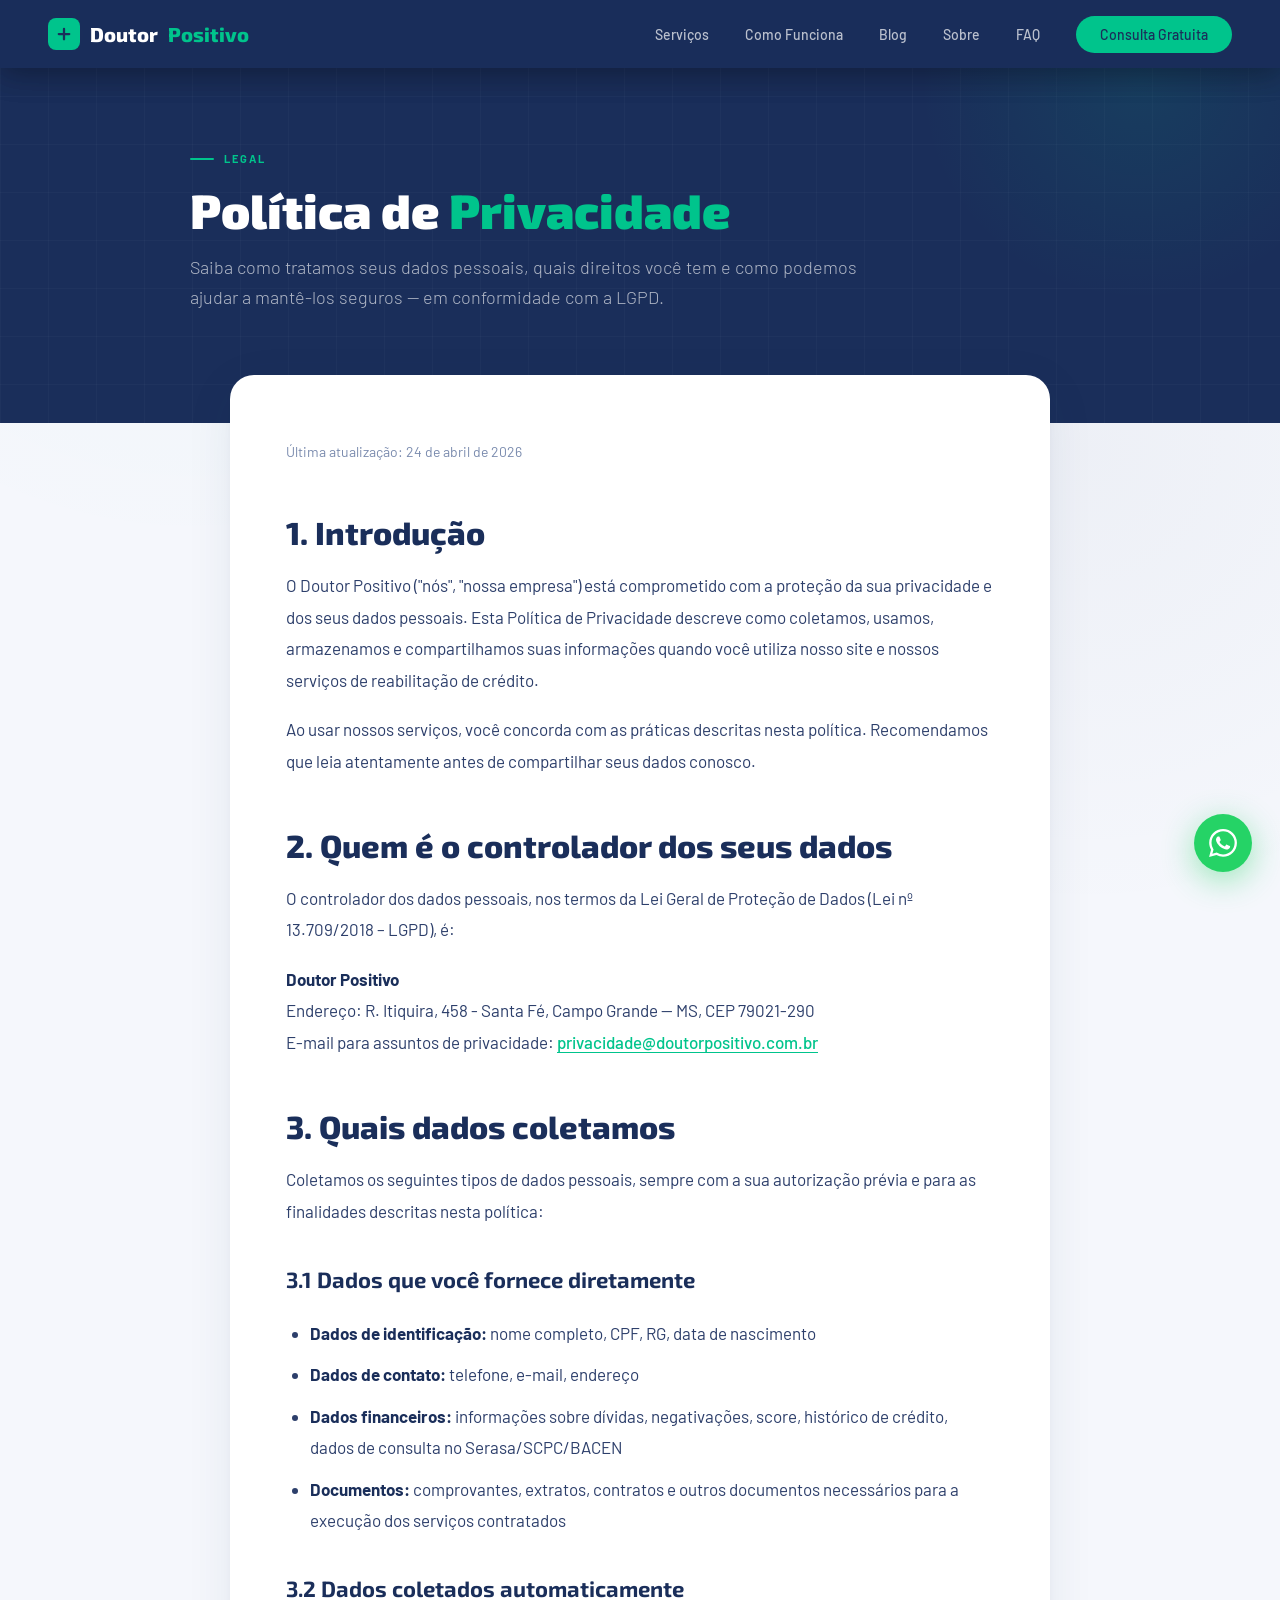
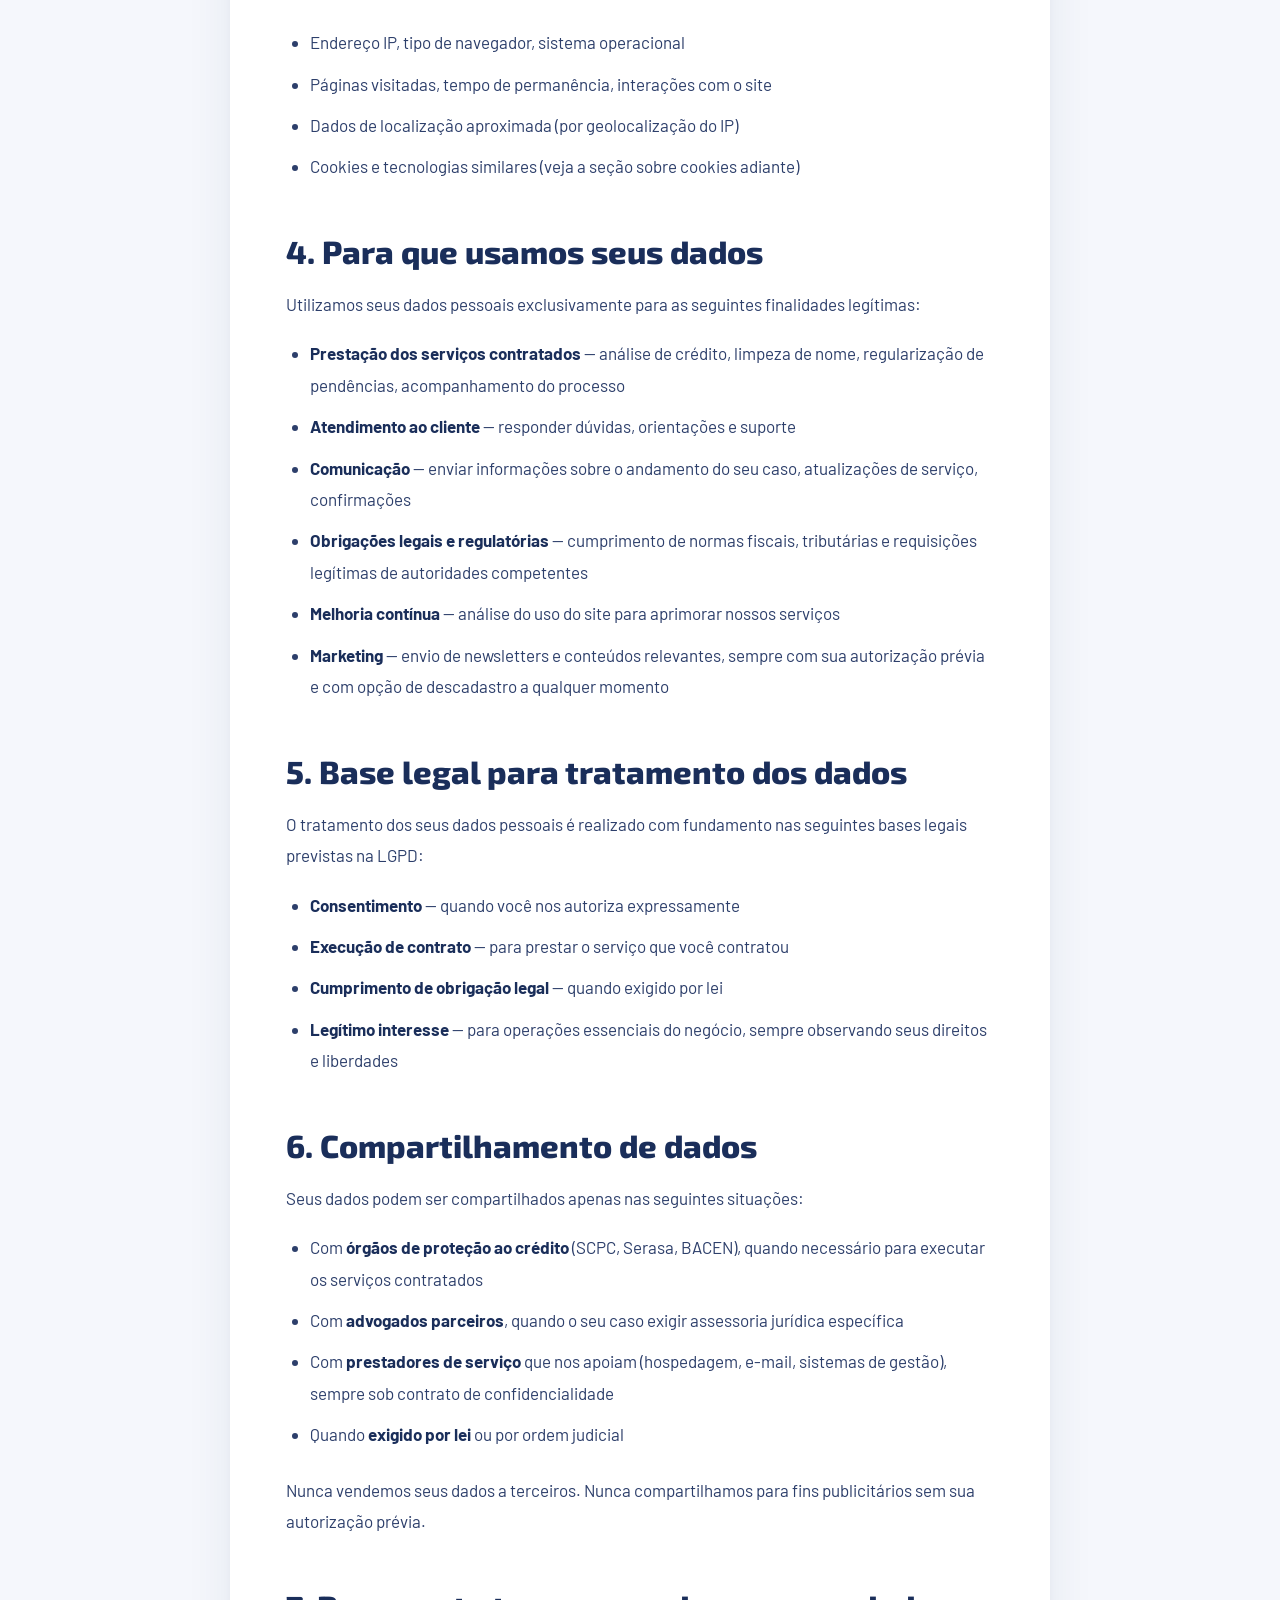
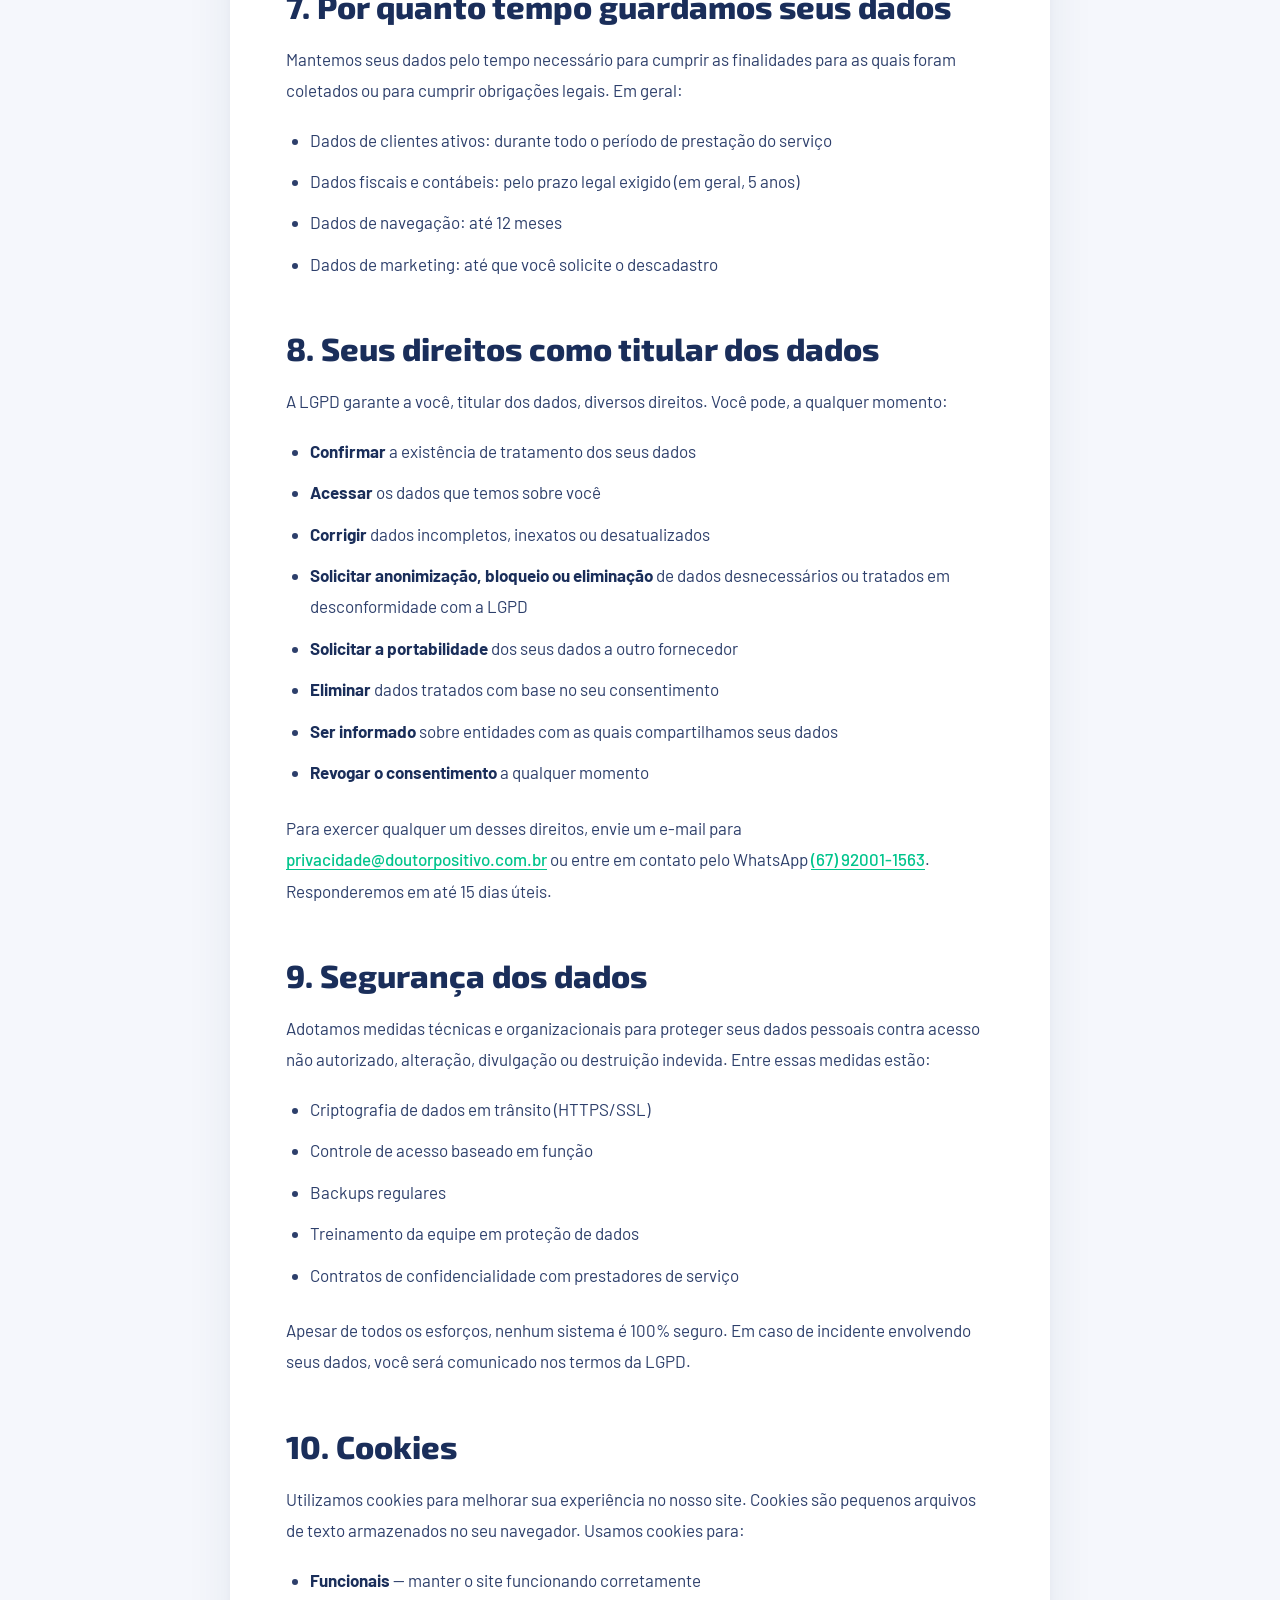
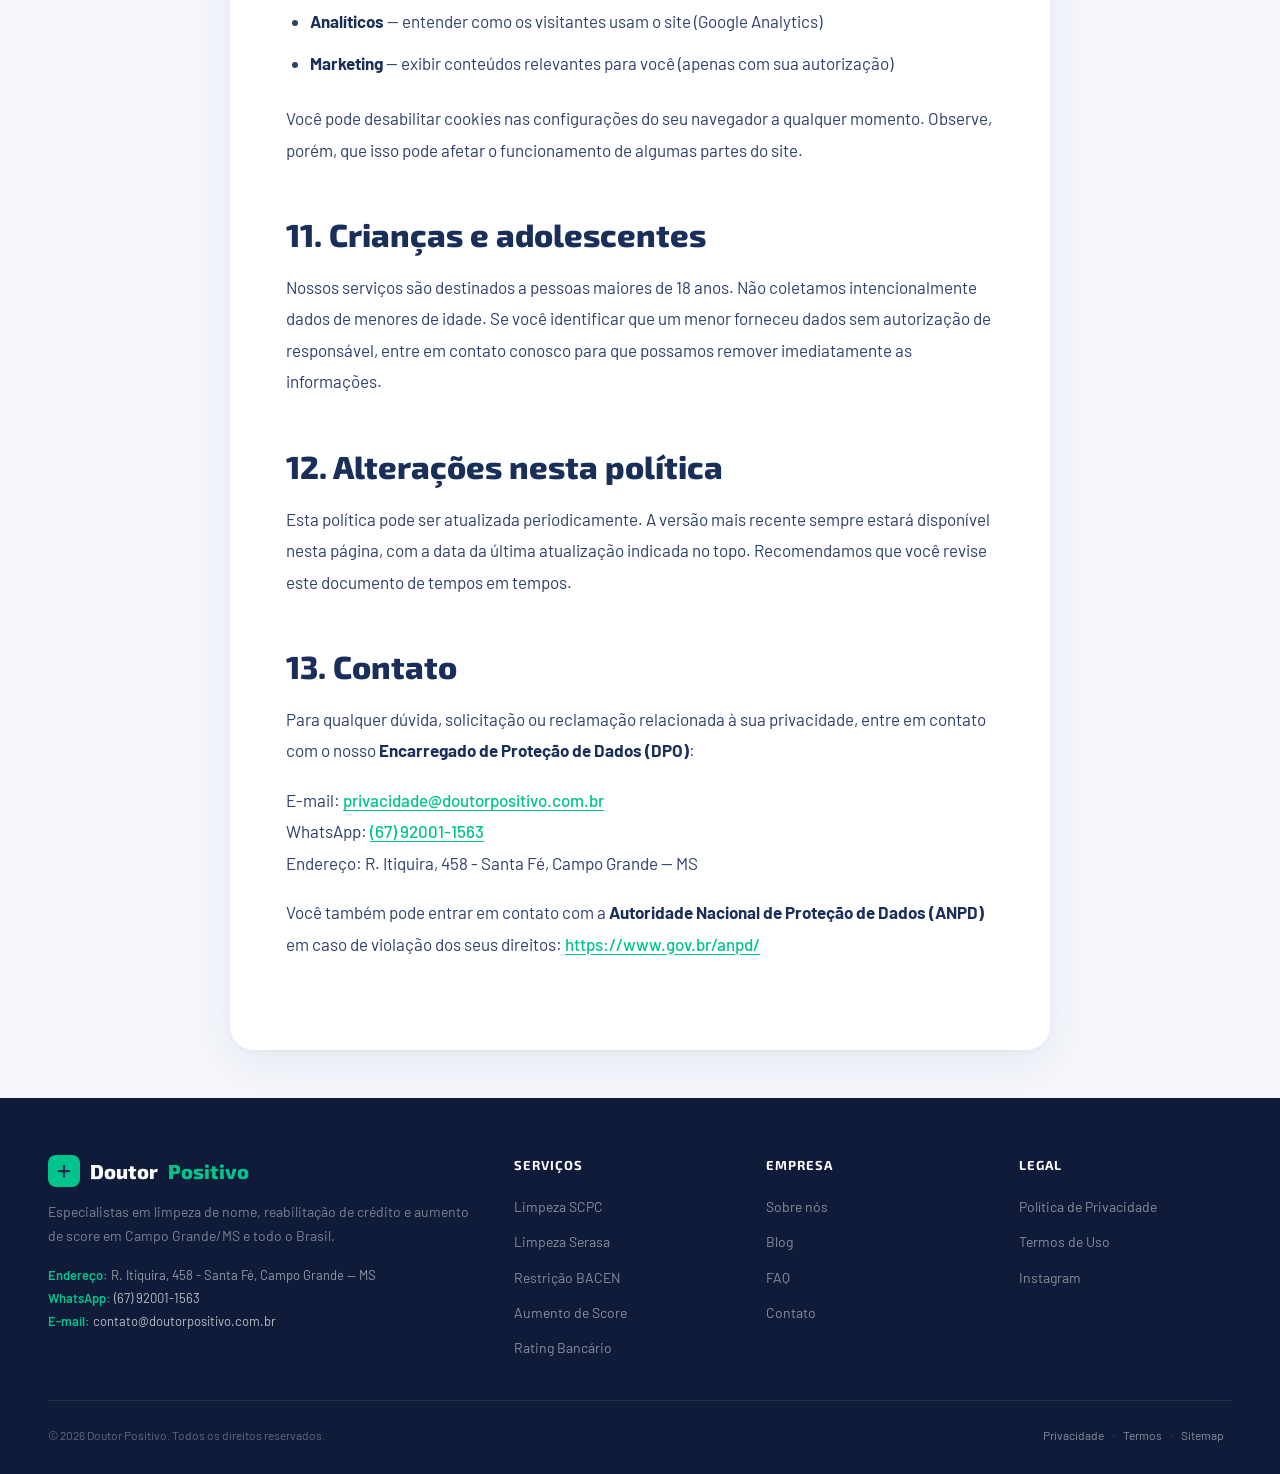
<file: politica-de-privacidade.html>
<!DOCTYPE html>
<html lang="pt-BR">
<head>
<meta charset="UTF-8">
<meta name="viewport" content="width=device-width, initial-scale=1.0">
<title>Política de Privacidade | Doutor Positivo</title>
<meta name="description" content="Política de Privacidade do Doutor Positivo. Saiba como coletamos, usamos e protegemos seus dados de acordo com a LGPD.">
<meta name="robots" content="index, follow">
<link rel="canonical" href="https://www.doutorpositivo.com.br/politica-de-privacidade.html">
<link rel="icon" type="image/svg+xml" href="favicon.svg">
<meta name="theme-color" content="#1A2E5A">
<link rel="preconnect" href="https://fonts.googleapis.com">
<link rel="preconnect" href="https://fonts.gstatic.com" crossorigin>
<link href="https://fonts.googleapis.com/css2?family=Exo+2:wght@400;500;600;700;800;900&family=Barlow:ital,wght@0,300;0,400;0,500;1,300&display=swap" rel="stylesheet">
<style>
/* ============================================
   Doutor Positivo — CSS compartilhado
   Usado por páginas internas (blog, sobre, legais)
   ============================================ */

*, *::before, *::after { margin: 0; padding: 0; box-sizing: border-box; }

:root {
  --azul: #1A2E5A;
  --verde: #00C48C;
  --verde-claro: #00E8A8;
  --branco: #FFFFFF;
  --cinza-claro: #F5F7FC;
  --cinza: #E8EDF6;
  --texto: #2D3F6B;
  --texto-suave: #7A8BAE;
  --font-d: 'Exo 2', sans-serif;
  --font-b: 'Barlow', sans-serif;
  --r: 16px;
  --shadow: 0 20px 60px rgba(26,46,90,0.12);
}

html { scroll-behavior: smooth; }

body {
  font-family: var(--font-b);
  color: var(--texto);
  background: var(--cinza-claro);
  background-image:
    radial-gradient(circle at 15% 8%, rgba(0,196,140,0.04) 0%, transparent 35%),
    radial-gradient(circle at 85% 50%, rgba(26,46,90,0.035) 0%, transparent 40%);
  background-attachment: fixed;
  overflow-x: hidden;
  -webkit-font-smoothing: antialiased;
  line-height: 1.7;
}

a { color: var(--verde); }

/* NAV */
nav {
  position: fixed; top: 0; left: 0; right: 0; z-index: 200;
  padding: 0 48px; height: 68px;
  background: rgba(26,46,90,.97);
  backdrop-filter: blur(14px);
  box-shadow: 0 4px 32px rgba(0,0,0,.2);
  display: flex; align-items: center; justify-content: space-between;
}
.nav-logo { font-family: var(--font-d); font-weight: 800; font-size: 20px; color: #fff; text-decoration: none; display: flex; align-items: center; gap: 10px; }
.nav-logo-icon { width: 32px; height: 32px; background: var(--verde); border-radius: 8px; display: flex; align-items: center; justify-content: center; }
.nav-logo span { color: var(--verde); }
.nav-links { display: flex; align-items: center; gap: 36px; list-style: none; }
.nav-links a { font-size: 14px; font-weight: 500; color: rgba(255,255,255,.7); text-decoration: none; transition: color .2s; }
.nav-links a:hover { color: var(--verde); }
.nav-cta { background: var(--verde); color: var(--azul) !important; font-weight: 700; padding: 10px 24px; border-radius: 50px; transition: transform .2s; }
.nav-cta:hover { transform: translateY(-2px); }
.nav-ham { display: none; flex-direction: column; gap: 5px; cursor: pointer; padding: 4px; background: none; border: none; }
.nav-ham span { display: block; width: 24px; height: 2px; background: white; border-radius: 2px; }

/* PAGE HEADER */
.page-header {
  background: var(--azul);
  color: #fff;
  padding: 140px 48px 110px;
  position: relative;
  overflow: hidden;
}
.page-header::before {
  content: '';
  position: absolute; inset: 0;
  background-image: linear-gradient(rgba(255,255,255,.025) 1px,transparent 1px), linear-gradient(90deg,rgba(255,255,255,.025) 1px,transparent 1px);
  background-size: 48px 48px;
  pointer-events: none;
}
.page-header .orb {
  position: absolute;
  width: 520px; height: 520px;
  border-radius: 50%;
  background: radial-gradient(circle, rgba(0,196,140,.1) 0%, transparent 60%);
  top: -180px; right: -120px;
  pointer-events: none;
}
.page-header-inner {
  max-width: 900px; margin: 0 auto;
  position: relative; z-index: 1;
}
.page-eyebrow {
  display: inline-flex; align-items: center; gap: 10px;
  font-size: 11px; font-weight: 700; letter-spacing: 2px; text-transform: uppercase;
  color: var(--verde); margin-bottom: 16px;
}
.page-eyebrow::before {
  content: ''; display: block; width: 24px; height: 2px;
  background: var(--verde); border-radius: 2px;
}
.page-header h1 {
  font-family: var(--font-d);
  font-size: clamp(32px, 4.5vw, 48px);
  font-weight: 900;
  line-height: 1.1;
  margin-bottom: 16px;
}
.page-header h1 em { font-style: normal; color: var(--verde); }
.page-header .lead {
  font-size: 18px;
  color: rgba(255,255,255,.65);
  max-width: 680px;
  line-height: 1.65;
  font-weight: 300;
}
.breadcrumb {
  font-size: 13px; color: rgba(255,255,255,.5);
  margin-bottom: 24px;
}
.breadcrumb a { color: rgba(255,255,255,.7); text-decoration: none; }
.breadcrumb a:hover { color: var(--verde); }
.breadcrumb span { margin: 0 8px; color: rgba(255,255,255,.3); }

/* CONTEÚDO */
.content {
  max-width: 820px;
  margin: -48px auto 48px;
  padding: 64px 56px 72px;
  font-size: 17px;
  line-height: 1.85;
  color: var(--texto);
  background: var(--branco);
  border-radius: 24px;
  box-shadow: 0 12px 48px rgba(26,46,90,.08), 0 2px 8px rgba(26,46,90,.04);
  position: relative;
  z-index: 2;
}
.content h2 {
  font-family: var(--font-d);
  font-size: clamp(24px, 3vw, 32px);
  font-weight: 800;
  color: var(--azul);
  margin: 48px 0 18px;
  line-height: 1.25;
}
.content h3 {
  font-family: var(--font-d);
  font-size: clamp(19px, 2.5vw, 22px);
  font-weight: 700;
  color: var(--azul);
  margin: 32px 0 14px;
}
.content p { margin-bottom: 18px; }
.content ul, .content ol { margin: 18px 0 24px 24px; }
.content li { margin-bottom: 10px; }
.content strong { color: var(--azul); font-weight: 700; }
.content a { color: var(--verde); font-weight: 500; text-decoration: underline; text-underline-offset: 3px; }
.content a:hover { color: var(--azul); }
.content blockquote {
  margin: 28px 0;
  padding: 20px 28px;
  background: var(--cinza-claro);
  border-left: 4px solid var(--verde);
  border-radius: 8px;
  font-style: italic;
  color: var(--texto);
}

/* CTA BOX dentro do conteúdo */
.cta-box {
  margin: 48px 0;
  padding: 36px;
  background: var(--azul);
  border-radius: 20px;
  color: #fff;
  text-align: center;
  position: relative;
  overflow: hidden;
}
.cta-box::before {
  content: '';
  position: absolute;
  width: 320px; height: 320px; border-radius: 50%;
  background: radial-gradient(circle, rgba(0,196,140,.15) 0%, transparent 70%);
  top: -120px; right: -80px;
  pointer-events: none;
}
.cta-box h3 {
  font-family: var(--font-d);
  color: #fff !important;
  font-size: 22px;
  margin: 0 0 10px !important;
  position: relative;
}
.cta-box p { color: rgba(255,255,255,.7); margin-bottom: 22px; position: relative; }
.cta-box a {
  display: inline-flex; align-items: center; gap: 10px;
  background: var(--verde); color: var(--azul) !important;
  font-family: var(--font-d); font-weight: 700; font-size: 15px;
  padding: 14px 28px; border-radius: 50px;
  text-decoration: none !important;
  transition: transform .2s, box-shadow .2s;
  box-shadow: 0 8px 24px rgba(0,196,140,.3);
  position: relative;
}
.cta-box a:hover { transform: translateY(-2px); box-shadow: 0 12px 32px rgba(0,196,140,.4); }

/* RELACIONADOS */
.related {
  max-width: 820px;
  margin: 0 auto 64px;
  padding: 40px 48px 44px;
  background: var(--branco);
  border-radius: 24px;
  box-shadow: 0 12px 48px rgba(26,46,90,.08), 0 2px 8px rgba(26,46,90,.04);
  position: relative;
  z-index: 2;
}
.related h3 {
  font-family: var(--font-d);
  font-size: 14px; font-weight: 700; letter-spacing: 2px; text-transform: uppercase;
  color: var(--texto-suave); margin-bottom: 20px;
}
.related-grid {
  display: grid;
  grid-template-columns: repeat(auto-fit, minmax(260px, 1fr));
  gap: 16px;
}
.related-card {
  display: block;
  padding: 20px;
  background: var(--cinza-claro);
  border: 1px solid transparent;
  border-radius: 12px;
  text-decoration: none;
  transition: transform .25s, box-shadow .25s, border-color .25s, background .25s;
}
.related-card:hover {
  transform: translateY(-4px);
  background: var(--branco);
  box-shadow: var(--shadow);
  border-color: rgba(0,196,140,.3);
}
.related-card .tag {
  font-family: var(--font-d);
  font-size: 10px; font-weight: 800; letter-spacing: 1px; text-transform: uppercase;
  color: var(--verde); margin-bottom: 8px;
}
.related-card h4 {
  font-family: var(--font-d);
  font-size: 15px; font-weight: 700;
  color: var(--azul); line-height: 1.35;
}

/* FOOTER */
footer {
  background: #0F1B38;
  padding: 56px 48px 28px;
  color: rgba(255,255,255,.6);
}
.foot-inner {
  max-width: 1200px; margin: 0 auto;
  display: grid;
  grid-template-columns: 2fr 1fr 1fr 1fr;
  gap: 40px;
  margin-bottom: 40px;
}
.foot-col h4 {
  font-family: var(--font-d);
  font-size: 13px; font-weight: 700;
  color: #fff; letter-spacing: 1px; text-transform: uppercase;
  margin-bottom: 16px;
}
.foot-col ul { list-style: none; display: flex; flex-direction: column; gap: 8px; }
.foot-col ul a { font-size: 14px; color: rgba(255,255,255,.5); text-decoration: none; transition: color .2s; }
.foot-col ul a:hover { color: var(--verde); }
.foot-brand {
  font-family: var(--font-d); font-size: 20px; font-weight: 800;
  color: #fff; margin-bottom: 12px;
  display: flex; align-items: center; gap: 10px;
}
.foot-brand span { color: var(--verde); }
.foot-desc {
  font-size: 14px; line-height: 1.7;
  color: rgba(255,255,255,.45);
  margin-bottom: 16px;
}
.foot-nap {
  font-size: 13px; line-height: 1.8;
  color: rgba(255,255,255,.55);
}
.foot-nap strong { color: var(--verde); font-weight: 600; }
.foot-nap a { color: rgba(255,255,255,.7); text-decoration: none; }
.foot-bottom {
  max-width: 1200px; margin: 0 auto;
  padding-top: 24px;
  border-top: 1px solid rgba(255,255,255,.08);
  display: flex; flex-wrap: wrap; gap: 16px;
  justify-content: space-between; align-items: center;
  font-size: 12px; color: rgba(255,255,255,.35);
}
.foot-bottom a { color: rgba(255,255,255,.5); text-decoration: none; margin: 0 8px; }
.foot-bottom a:hover { color: var(--verde); }

/* WA FLOATING BUTTON */
.wa-btn {
  position: fixed; bottom: 28px; right: 28px; z-index: 999;
  width: 58px; height: 58px;
  background: #25D366;
  border-radius: 50%;
  display: flex; align-items: center; justify-content: center;
  box-shadow: 0 8px 32px rgba(37,211,102,.45);
  text-decoration: none;
  transition: transform .3s, box-shadow .3s;
}
.wa-btn:hover {
  transform: scale(1.12);
  box-shadow: 0 12px 40px rgba(37,211,102,.55);
}

/* MOBILE */
@media (max-width: 960px) {
  nav { padding: 0 20px; }
  .nav-links { display: none; }
  .nav-ham { display: flex; }
  .page-header { padding: 110px 20px 80px; }
  .content {
    margin: -32px 16px 40px;
    padding: 44px 24px 52px;
    font-size: 16px;
    border-radius: 18px;
  }
  .related {
    margin: 0 16px 48px;
    padding: 32px 24px 36px;
    border-radius: 18px;
  }
  footer { padding: 40px 20px 24px; }
  .foot-inner { grid-template-columns: 1fr 1fr; gap: 28px; }
}
@media (max-width: 560px) {
  .foot-inner { grid-template-columns: 1fr; }
  .cta-box { padding: 28px 20px; }
}

</style>
</head>
<body>

<nav aria-label="Navegação principal">
  <a href="index.html" class="nav-logo">
    <div class="nav-logo-icon" aria-hidden="true"><svg width="18" height="18" viewBox="0 0 24 24" fill="none" stroke="#1A2E5A" stroke-width="3" stroke-linecap="round"><path d="M12 5v14M5 12h14"/></svg></div>
    Doutor <span>Positivo</span>
  </a>
  <ul class="nav-links">
    <li><a href="index.html#servicos">Serviços</a></li>
    <li><a href="index.html#como-funciona">Como Funciona</a></li>
    <li><a href="blog/">Blog</a></li>
    <li><a href="sobre.html">Sobre</a></li>
    <li><a href="index.html#faq">FAQ</a></li>
    <li><a href="https://wa.me/5567920011563" target="_blank" rel="noopener" class="nav-cta">Consulta Gratuita</a></li>
  </ul>
  <button class="nav-ham" onclick="toggleMenu()" aria-label="Abrir menu"><span></span><span></span><span></span></button>
</nav>

<header class="page-header">
  <div class="orb" aria-hidden="true"></div>
  <div class="page-header-inner">
    <nav class="breadcrumb" aria-label="Breadcrumb"><a href="index.html">Início</a><span>›</span>Política de Privacidade</nav>
    <div class="page-eyebrow">Legal</div>
    <h1>Política de <em>Privacidade</em></h1>
    <p class="lead">Saiba como tratamos seus dados pessoais, quais direitos você tem e como podemos ajudar a mantê-los seguros — em conformidade com a LGPD.</p>
  </div>
</header>

<article class="content">
  <p style="color:var(--texto-suave);font-size:14px;">Última atualização: 24 de abril de 2026</p>

  <h2>1. Introdução</h2>
  <p>O Doutor Positivo ("nós", "nossa empresa") está comprometido com a proteção da sua privacidade e dos seus dados pessoais. Esta Política de Privacidade descreve como coletamos, usamos, armazenamos e compartilhamos suas informações quando você utiliza nosso site e nossos serviços de reabilitação de crédito.</p>
  <p>Ao usar nossos serviços, você concorda com as práticas descritas nesta política. Recomendamos que leia atentamente antes de compartilhar seus dados conosco.</p>

  <h2>2. Quem é o controlador dos seus dados</h2>
  <p>O controlador dos dados pessoais, nos termos da Lei Geral de Proteção de Dados (Lei nº 13.709/2018 – LGPD), é:</p>
  <p><strong>Doutor Positivo</strong><br>
  Endereço: R. Itiquira, 458 - Santa Fé, Campo Grande — MS, CEP 79021-290<br>
  E-mail para assuntos de privacidade: <a href="mailto:privacidade@doutorpositivo.com.br">privacidade@doutorpositivo.com.br</a></p>

  <h2>3. Quais dados coletamos</h2>
  <p>Coletamos os seguintes tipos de dados pessoais, sempre com a sua autorização prévia e para as finalidades descritas nesta política:</p>

  <h3>3.1 Dados que você fornece diretamente</h3>
  <ul>
    <li><strong>Dados de identificação:</strong> nome completo, CPF, RG, data de nascimento</li>
    <li><strong>Dados de contato:</strong> telefone, e-mail, endereço</li>
    <li><strong>Dados financeiros:</strong> informações sobre dívidas, negativações, score, histórico de crédito, dados de consulta no Serasa/SCPC/BACEN</li>
    <li><strong>Documentos:</strong> comprovantes, extratos, contratos e outros documentos necessários para a execução dos serviços contratados</li>
  </ul>

  <h3>3.2 Dados coletados automaticamente</h3>
  <ul>
    <li>Endereço IP, tipo de navegador, sistema operacional</li>
    <li>Páginas visitadas, tempo de permanência, interações com o site</li>
    <li>Dados de localização aproximada (por geolocalização do IP)</li>
    <li>Cookies e tecnologias similares (veja a seção sobre cookies adiante)</li>
  </ul>

  <h2>4. Para que usamos seus dados</h2>
  <p>Utilizamos seus dados pessoais exclusivamente para as seguintes finalidades legítimas:</p>
  <ul>
    <li><strong>Prestação dos serviços contratados</strong> — análise de crédito, limpeza de nome, regularização de pendências, acompanhamento do processo</li>
    <li><strong>Atendimento ao cliente</strong> — responder dúvidas, orientações e suporte</li>
    <li><strong>Comunicação</strong> — enviar informações sobre o andamento do seu caso, atualizações de serviço, confirmações</li>
    <li><strong>Obrigações legais e regulatórias</strong> — cumprimento de normas fiscais, tributárias e requisições legítimas de autoridades competentes</li>
    <li><strong>Melhoria contínua</strong> — análise do uso do site para aprimorar nossos serviços</li>
    <li><strong>Marketing</strong> — envio de newsletters e conteúdos relevantes, sempre com sua autorização prévia e com opção de descadastro a qualquer momento</li>
  </ul>

  <h2>5. Base legal para tratamento dos dados</h2>
  <p>O tratamento dos seus dados pessoais é realizado com fundamento nas seguintes bases legais previstas na LGPD:</p>
  <ul>
    <li><strong>Consentimento</strong> — quando você nos autoriza expressamente</li>
    <li><strong>Execução de contrato</strong> — para prestar o serviço que você contratou</li>
    <li><strong>Cumprimento de obrigação legal</strong> — quando exigido por lei</li>
    <li><strong>Legítimo interesse</strong> — para operações essenciais do negócio, sempre observando seus direitos e liberdades</li>
  </ul>

  <h2>6. Compartilhamento de dados</h2>
  <p>Seus dados podem ser compartilhados apenas nas seguintes situações:</p>
  <ul>
    <li>Com <strong>órgãos de proteção ao crédito</strong> (SCPC, Serasa, BACEN), quando necessário para executar os serviços contratados</li>
    <li>Com <strong>advogados parceiros</strong>, quando o seu caso exigir assessoria jurídica específica</li>
    <li>Com <strong>prestadores de serviço</strong> que nos apoiam (hospedagem, e-mail, sistemas de gestão), sempre sob contrato de confidencialidade</li>
    <li>Quando <strong>exigido por lei</strong> ou por ordem judicial</li>
  </ul>
  <p>Nunca vendemos seus dados a terceiros. Nunca compartilhamos para fins publicitários sem sua autorização prévia.</p>

  <h2>7. Por quanto tempo guardamos seus dados</h2>
  <p>Mantemos seus dados pelo tempo necessário para cumprir as finalidades para as quais foram coletados ou para cumprir obrigações legais. Em geral:</p>
  <ul>
    <li>Dados de clientes ativos: durante todo o período de prestação do serviço</li>
    <li>Dados fiscais e contábeis: pelo prazo legal exigido (em geral, 5 anos)</li>
    <li>Dados de navegação: até 12 meses</li>
    <li>Dados de marketing: até que você solicite o descadastro</li>
  </ul>

  <h2>8. Seus direitos como titular dos dados</h2>
  <p>A LGPD garante a você, titular dos dados, diversos direitos. Você pode, a qualquer momento:</p>
  <ul>
    <li><strong>Confirmar</strong> a existência de tratamento dos seus dados</li>
    <li><strong>Acessar</strong> os dados que temos sobre você</li>
    <li><strong>Corrigir</strong> dados incompletos, inexatos ou desatualizados</li>
    <li><strong>Solicitar anonimização, bloqueio ou eliminação</strong> de dados desnecessários ou tratados em desconformidade com a LGPD</li>
    <li><strong>Solicitar a portabilidade</strong> dos seus dados a outro fornecedor</li>
    <li><strong>Eliminar</strong> dados tratados com base no seu consentimento</li>
    <li><strong>Ser informado</strong> sobre entidades com as quais compartilhamos seus dados</li>
    <li><strong>Revogar o consentimento</strong> a qualquer momento</li>
  </ul>
  <p>Para exercer qualquer um desses direitos, envie um e-mail para <a href="mailto:privacidade@doutorpositivo.com.br">privacidade@doutorpositivo.com.br</a> ou entre em contato pelo WhatsApp <a href="https://wa.me/5567920011563">(67) 92001-1563</a>. Responderemos em até 15 dias úteis.</p>

  <h2>9. Segurança dos dados</h2>
  <p>Adotamos medidas técnicas e organizacionais para proteger seus dados pessoais contra acesso não autorizado, alteração, divulgação ou destruição indevida. Entre essas medidas estão:</p>
  <ul>
    <li>Criptografia de dados em trânsito (HTTPS/SSL)</li>
    <li>Controle de acesso baseado em função</li>
    <li>Backups regulares</li>
    <li>Treinamento da equipe em proteção de dados</li>
    <li>Contratos de confidencialidade com prestadores de serviço</li>
  </ul>
  <p>Apesar de todos os esforços, nenhum sistema é 100% seguro. Em caso de incidente envolvendo seus dados, você será comunicado nos termos da LGPD.</p>

  <h2>10. Cookies</h2>
  <p>Utilizamos cookies para melhorar sua experiência no nosso site. Cookies são pequenos arquivos de texto armazenados no seu navegador. Usamos cookies para:</p>
  <ul>
    <li><strong>Funcionais</strong> — manter o site funcionando corretamente</li>
    <li><strong>Analíticos</strong> — entender como os visitantes usam o site (Google Analytics)</li>
    <li><strong>Marketing</strong> — exibir conteúdos relevantes para você (apenas com sua autorização)</li>
  </ul>
  <p>Você pode desabilitar cookies nas configurações do seu navegador a qualquer momento. Observe, porém, que isso pode afetar o funcionamento de algumas partes do site.</p>

  <h2>11. Crianças e adolescentes</h2>
  <p>Nossos serviços são destinados a pessoas maiores de 18 anos. Não coletamos intencionalmente dados de menores de idade. Se você identificar que um menor forneceu dados sem autorização de responsável, entre em contato conosco para que possamos remover imediatamente as informações.</p>

  <h2>12. Alterações nesta política</h2>
  <p>Esta política pode ser atualizada periodicamente. A versão mais recente sempre estará disponível nesta página, com a data da última atualização indicada no topo. Recomendamos que você revise este documento de tempos em tempos.</p>

  <h2>13. Contato</h2>
  <p>Para qualquer dúvida, solicitação ou reclamação relacionada à sua privacidade, entre em contato com o nosso <strong>Encarregado de Proteção de Dados (DPO)</strong>:</p>
  <p>E-mail: <a href="mailto:privacidade@doutorpositivo.com.br">privacidade@doutorpositivo.com.br</a><br>
  WhatsApp: <a href="https://wa.me/5567920011563">(67) 92001-1563</a><br>
  Endereço: R. Itiquira, 458 - Santa Fé, Campo Grande — MS</p>

  <p>Você também pode entrar em contato com a <strong>Autoridade Nacional de Proteção de Dados (ANPD)</strong> em caso de violação dos seus direitos: <a href="https://www.gov.br/anpd/" target="_blank" rel="noopener">https://www.gov.br/anpd/</a></p>
</article>

<footer>
  <div class="foot-inner">
    <div class="foot-col">
      <div class="foot-brand">
        <div style="width:32px;height:32px;background:#00C48C;border-radius:8px;display:flex;align-items:center;justify-content:center;"><svg width="18" height="18" viewBox="0 0 24 24" fill="none" stroke="#1A2E5A" stroke-width="3" stroke-linecap="round"><path d="M12 5v14M5 12h14"/></svg></div>
        Doutor <span>Positivo</span>
      </div>
      <p class="foot-desc">Especialistas em limpeza de nome, reabilitação de crédito e aumento de score em Campo Grande/MS e todo o Brasil.</p>
      <div class="foot-nap">
        <strong>Endereço:</strong> R. Itiquira, 458 - Santa Fé, Campo Grande — MS<br>
        <strong>WhatsApp:</strong> <a href="https://wa.me/5567920011563">(67) 92001-1563</a><br>
        <strong>E-mail:</strong> <a href="mailto:contato@doutorpositivo.com.br">contato@doutorpositivo.com.br</a>
      </div>
    </div>
    <div class="foot-col"><h4>Serviços</h4><ul><li><a href="index.html#servicos">Limpeza SCPC</a></li><li><a href="index.html#servicos">Limpeza Serasa</a></li><li><a href="index.html#servicos">Restrição BACEN</a></li><li><a href="index.html#servicos">Aumento de Score</a></li><li><a href="index.html#servicos">Rating Bancário</a></li></ul></div>
    <div class="foot-col"><h4>Empresa</h4><ul><li><a href="sobre.html">Sobre nós</a></li><li><a href="blog/">Blog</a></li><li><a href="index.html#faq">FAQ</a></li><li><a href="https://wa.me/5567920011563" target="_blank" rel="noopener">Contato</a></li></ul></div>
    <div class="foot-col"><h4>Legal</h4><ul><li><a href="politica-de-privacidade.html">Política de Privacidade</a></li><li><a href="termos-de-uso.html">Termos de Uso</a></li><li><a href="https://instagram.com/doutorpositivo" target="_blank" rel="noopener">Instagram</a></li></ul></div>
  </div>
  <div class="foot-bottom">
    <div>© 2026 Doutor Positivo. Todos os direitos reservados.</div>
    <div><a href="politica-de-privacidade.html">Privacidade</a>·<a href="termos-de-uso.html">Termos</a>·<a href="sitemap.xml">Sitemap</a></div>
  </div>
</footer>

<a href="https://wa.me/5567920011563" target="_blank" rel="noopener" class="wa-btn" aria-label="Falar no WhatsApp"><svg width="28" height="28" viewBox="0 0 24 24" fill="white"><path d="M17.472 14.382c-.297-.149-1.758-.867-2.03-.967-.273-.099-.471-.148-.67.15-.197.297-.767.966-.94 1.164-.173.199-.347.223-.644.075-.297-.15-1.255-.463-2.39-1.475-.883-.788-1.48-1.761-1.653-2.059-.173-.297-.018-.458.13-.606.134-.133.298-.347.446-.52.149-.174.198-.298.298-.497.099-.198.05-.371-.025-.52-.075-.149-.669-1.612-.916-2.207-.242-.579-.487-.5-.669-.51-.173-.008-.371-.01-.57-.01-.198 0-.52.074-.792.372-.272.297-1.04 1.016-1.04 2.479 0 1.462 1.065 2.875 1.213 3.074.149.198 2.096 3.2 5.077 4.487.709.306 1.262.489 1.694.625.712.227 1.36.195 1.871.118.571-.085 1.758-.719 2.006-1.413.248-.694.248-1.289.173-1.413-.074-.124-.272-.198-.57-.347m-5.421 7.403h-.004a9.87 9.87 0 01-5.031-1.378l-.361-.214-3.741.982.998-3.648-.235-.374a9.86 9.86 0 01-1.51-5.26c.001-5.45 4.436-9.884 9.888-9.884 2.64 0 5.122 1.03 6.988 2.898a9.825 9.825 0 012.893 6.994c-.003 5.45-4.437 9.884-9.885 9.884m8.413-18.297A11.815 11.815 0 0012.05 0C5.495 0 .16 5.335.157 11.892c0 2.096.547 4.142 1.588 5.945L.057 24l6.305-1.654a11.882 11.882 0 005.683 1.448h.005c6.554 0 11.89-5.335 11.893-11.893a11.821 11.821 0 00-3.48-8.413z"/></svg></a>

<script>function toggleMenu(){const l=document.querySelector('.nav-links');const v=l.style.display==='flex';Object.assign(l.style,{display:v?'none':'flex',flexDirection:'column',position:'fixed',top:'68px',left:'0',right:'0',background:'rgba(26,46,90,.98)',padding:'20px 24px 28px',gap:'18px',borderTop:'1px solid rgba(255,255,255,.08)',zIndex:'199'});if(v)l.style.display='none';}</script>

</body>
</html>
</file>
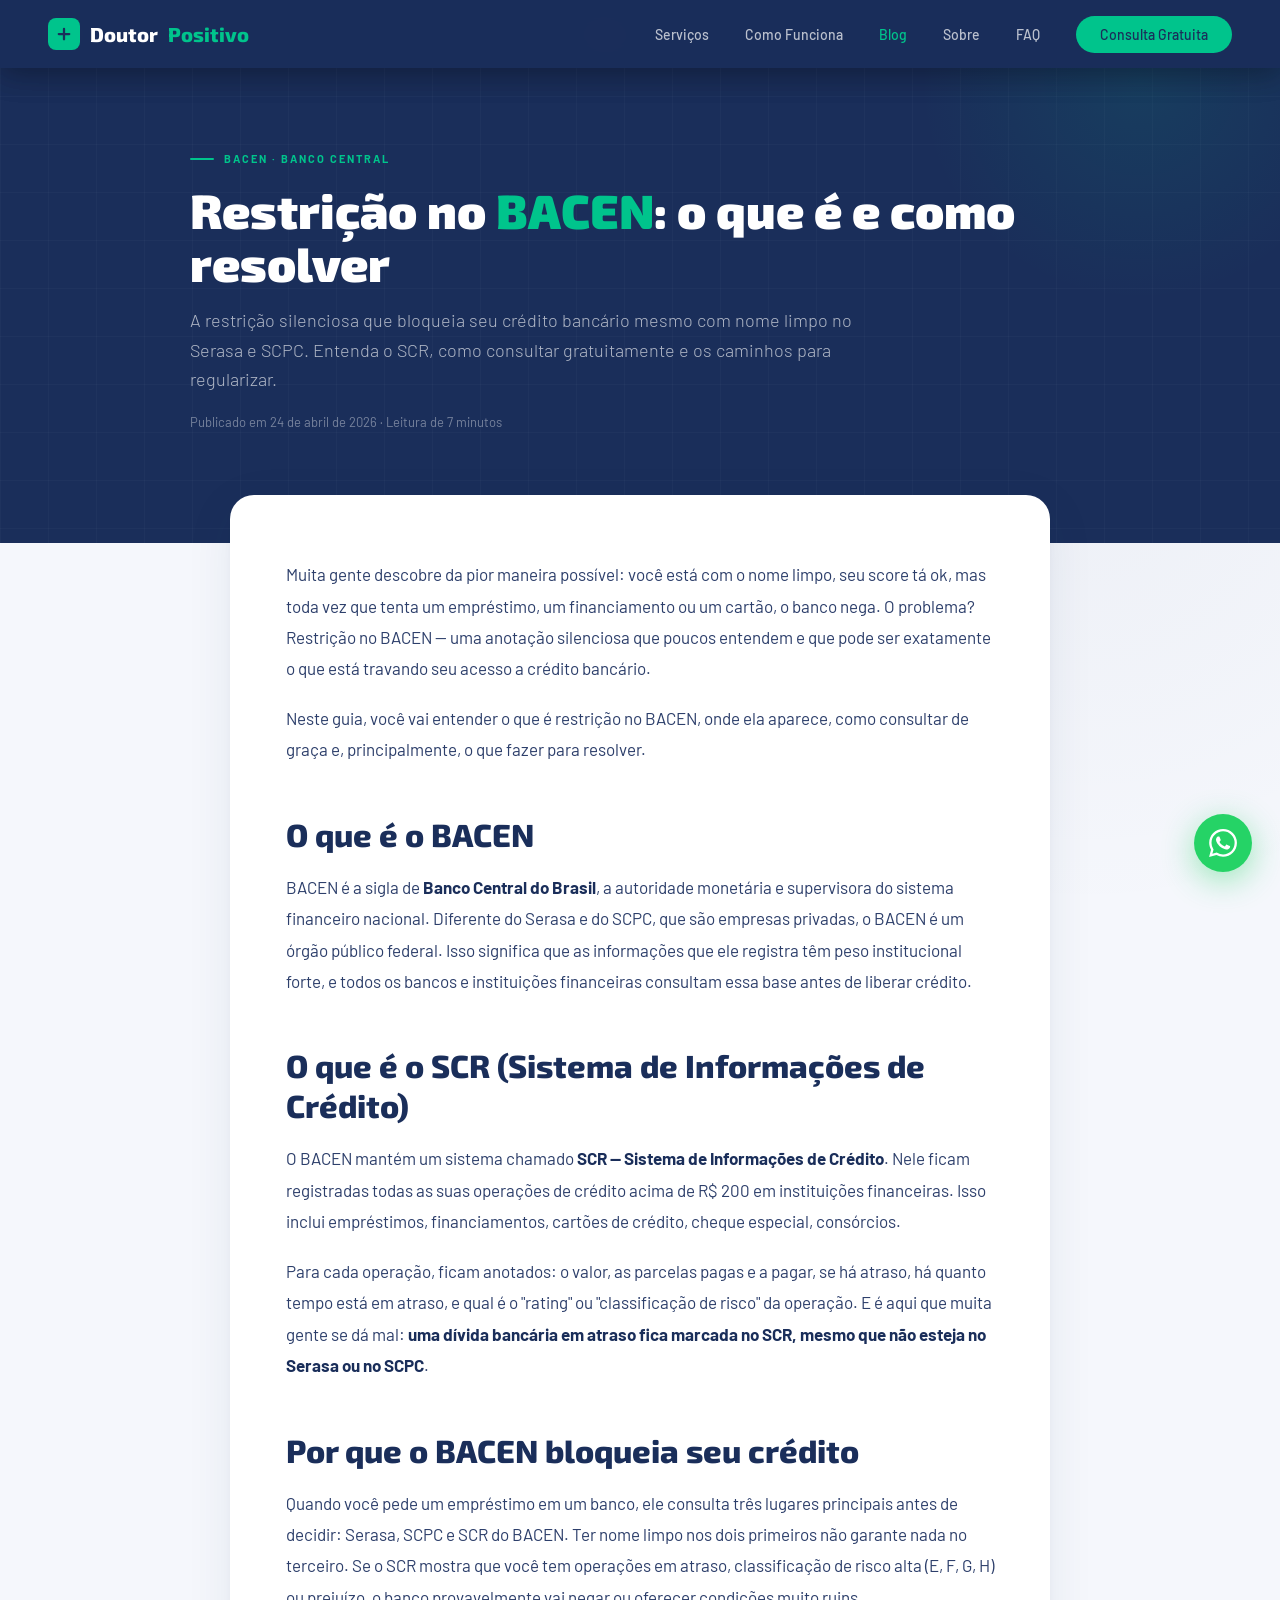
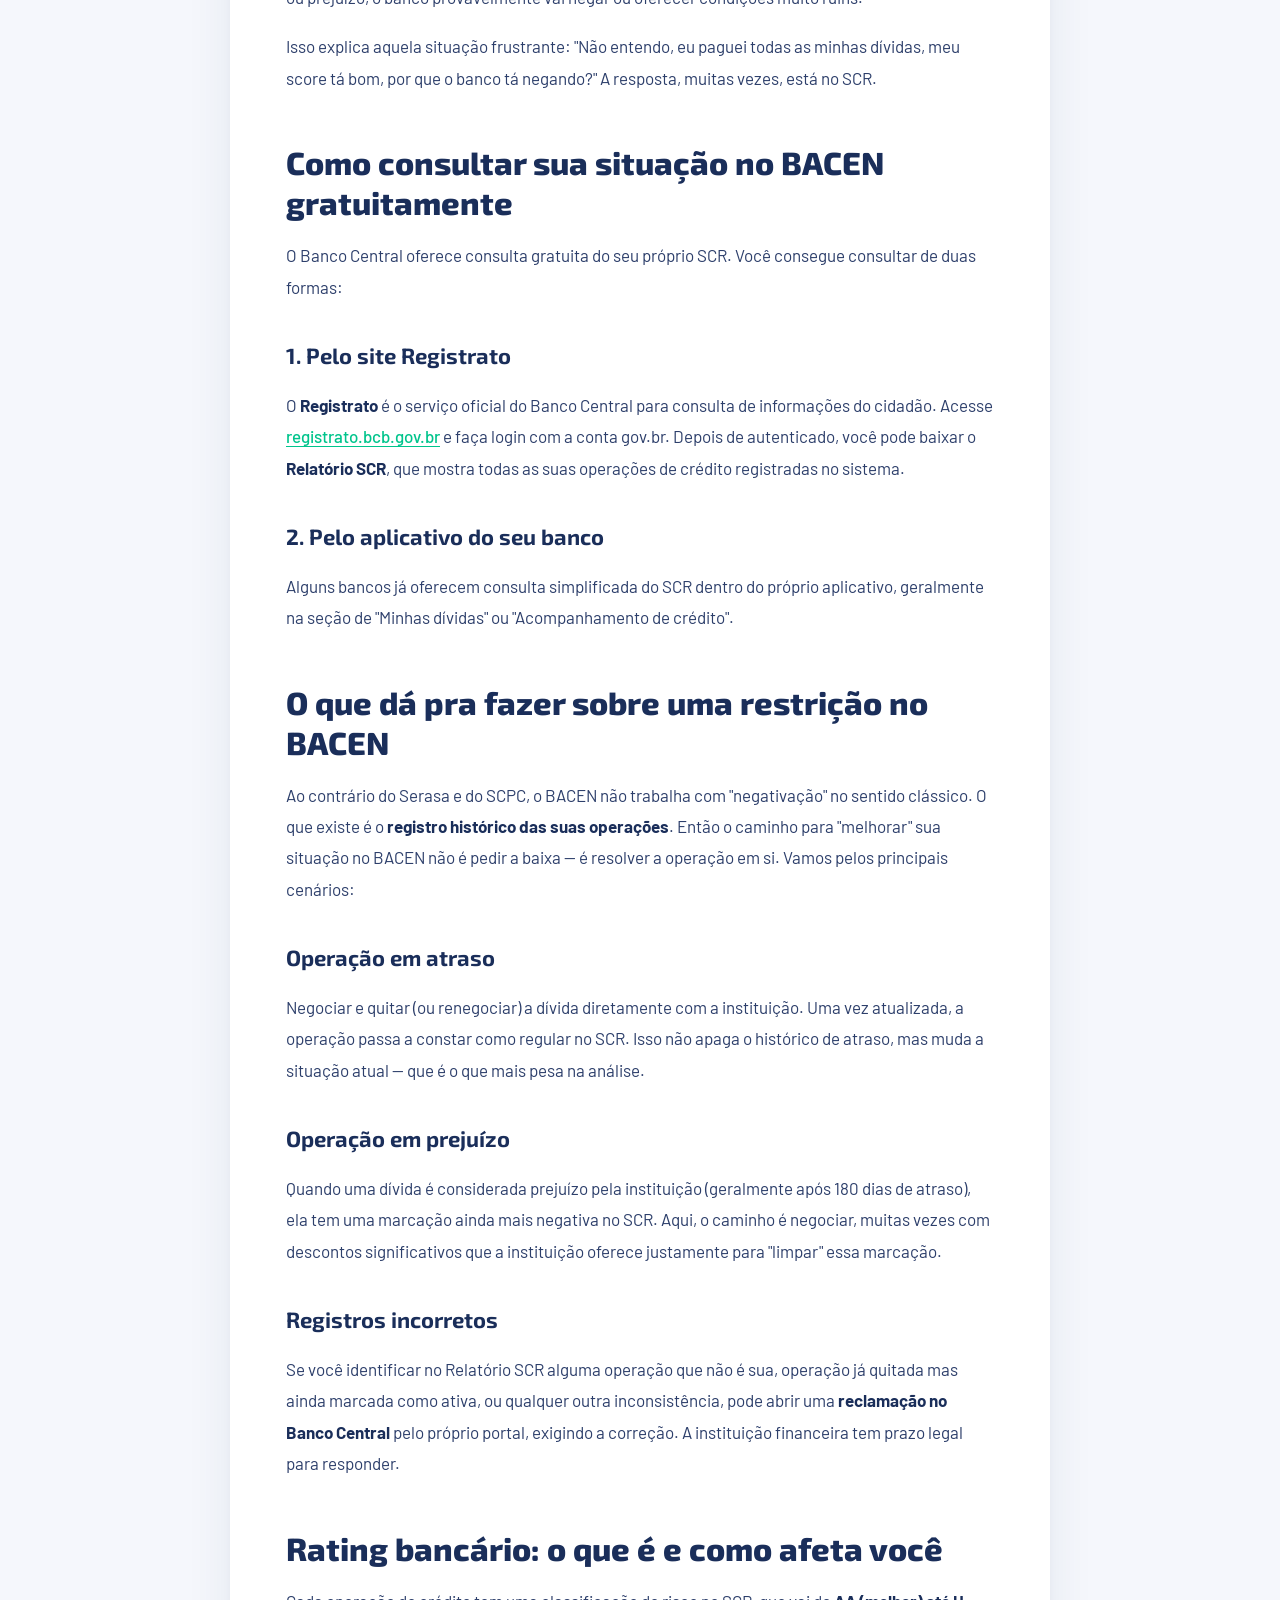
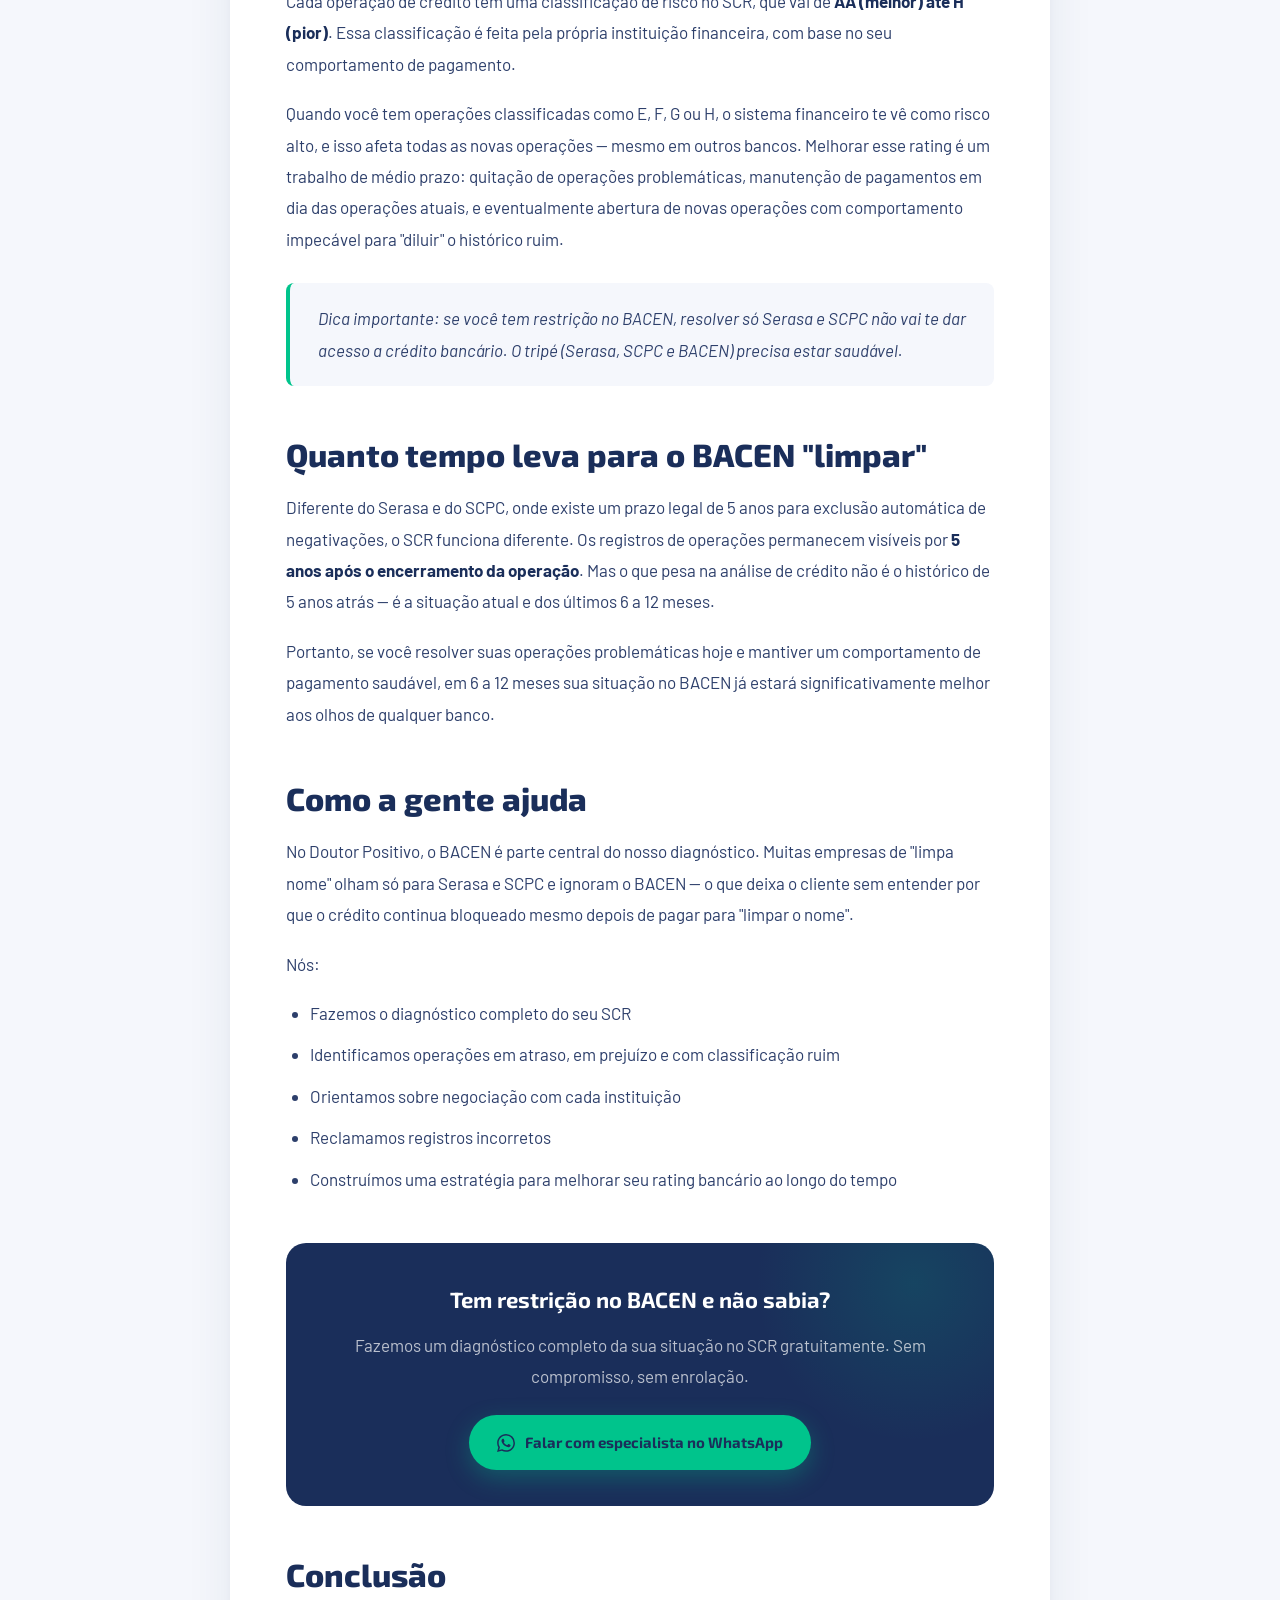
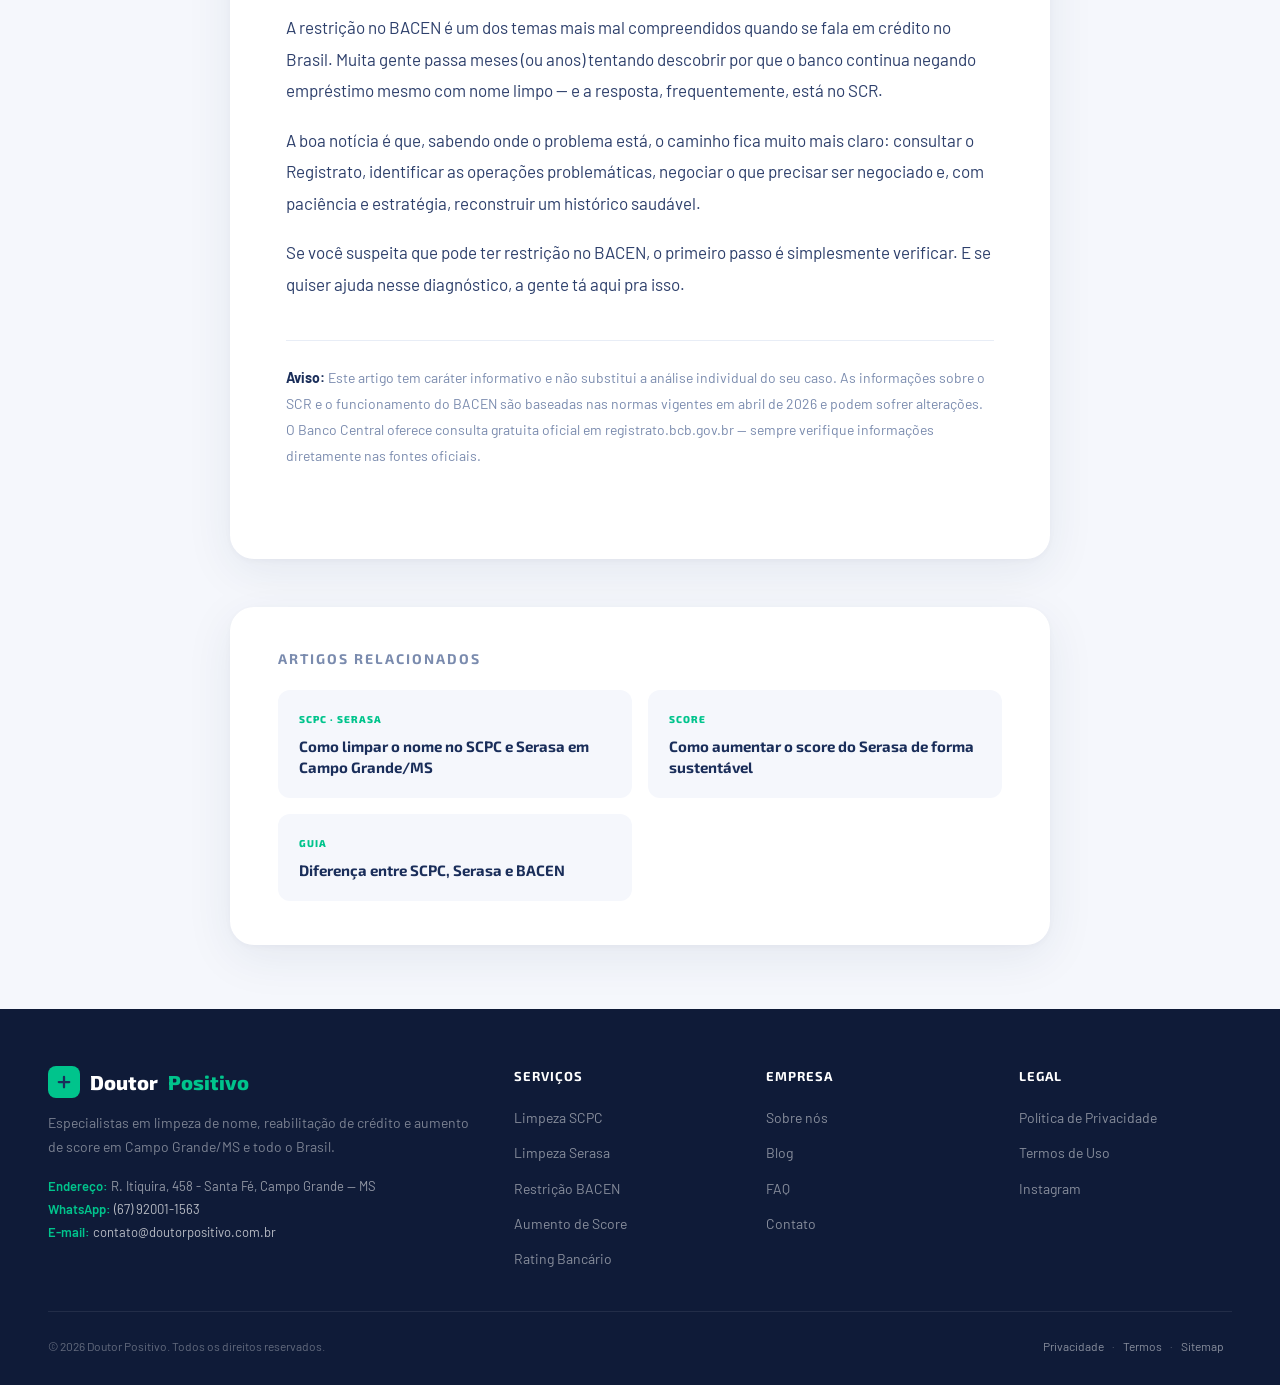
<file: restricao-bacen-o-que-e.html>
<!DOCTYPE html>
<html lang="pt-BR">
<head>
<meta charset="UTF-8">
<meta name="viewport" content="width=device-width, initial-scale=1.0">
<title>Restrição no BACEN: o que é e como resolver | Guia Completo 2026</title>
<meta name="description" content="Entenda o que é restrição no BACEN, como funciona o SCR (Sistema de Informações de Crédito), como consultar gratuitamente e como regularizar sua situação.">
<meta name="keywords" content="restrição BACEN, SCR Banco Central, consulta BACEN, regularização BACEN, rating bancário">
<meta name="robots" content="index, follow, max-image-preview:large">
<meta name="author" content="Doutor Positivo">
<link rel="canonical" href="https://www.doutorpositivo.com.br/blog/restricao-bacen-o-que-e.html">

<meta property="og:type" content="article">
<meta property="og:title" content="Restrição no BACEN: o que é e como resolver">
<meta property="og:description" content="Entenda como funciona a restrição no BACEN e como regularizar sua situação no Banco Central.">
<meta property="og:url" content="https://www.doutorpositivo.com.br/blog/restricao-bacen-o-que-e.html">
<meta property="og:image" content="https://www.doutorpositivo.com.br/og-image.jpg">
<meta property="og:locale" content="pt_BR">
<meta property="article:published_time" content="2026-04-24T10:00:00-04:00">
<meta property="article:author" content="Doutor Positivo">

<link rel="icon" type="image/svg+xml" href="../favicon.svg">
<meta name="theme-color" content="#1A2E5A">
<link rel="preconnect" href="https://fonts.googleapis.com">
<link rel="preconnect" href="https://fonts.gstatic.com" crossorigin>
<link href="https://fonts.googleapis.com/css2?family=Exo+2:wght@400;500;600;700;800;900&family=Barlow:ital,wght@0,300;0,400;0,500;1,300&display=swap" rel="stylesheet">
<style>
/* ============================================
   Doutor Positivo — CSS compartilhado
   Usado por páginas internas (blog, sobre, legais)
   ============================================ */

*, *::before, *::after { margin: 0; padding: 0; box-sizing: border-box; }

:root {
  --azul: #1A2E5A;
  --verde: #00C48C;
  --verde-claro: #00E8A8;
  --branco: #FFFFFF;
  --cinza-claro: #F5F7FC;
  --cinza: #E8EDF6;
  --texto: #2D3F6B;
  --texto-suave: #7A8BAE;
  --font-d: 'Exo 2', sans-serif;
  --font-b: 'Barlow', sans-serif;
  --r: 16px;
  --shadow: 0 20px 60px rgba(26,46,90,0.12);
}

html { scroll-behavior: smooth; }

body {
  font-family: var(--font-b);
  color: var(--texto);
  background: var(--cinza-claro);
  background-image:
    radial-gradient(circle at 15% 8%, rgba(0,196,140,0.04) 0%, transparent 35%),
    radial-gradient(circle at 85% 50%, rgba(26,46,90,0.035) 0%, transparent 40%);
  background-attachment: fixed;
  overflow-x: hidden;
  -webkit-font-smoothing: antialiased;
  line-height: 1.7;
}

a { color: var(--verde); }

/* NAV */
nav {
  position: fixed; top: 0; left: 0; right: 0; z-index: 200;
  padding: 0 48px; height: 68px;
  background: rgba(26,46,90,.97);
  backdrop-filter: blur(14px);
  box-shadow: 0 4px 32px rgba(0,0,0,.2);
  display: flex; align-items: center; justify-content: space-between;
}
.nav-logo { font-family: var(--font-d); font-weight: 800; font-size: 20px; color: #fff; text-decoration: none; display: flex; align-items: center; gap: 10px; }
.nav-logo-icon { width: 32px; height: 32px; background: var(--verde); border-radius: 8px; display: flex; align-items: center; justify-content: center; }
.nav-logo span { color: var(--verde); }
.nav-links { display: flex; align-items: center; gap: 36px; list-style: none; }
.nav-links a { font-size: 14px; font-weight: 500; color: rgba(255,255,255,.7); text-decoration: none; transition: color .2s; }
.nav-links a:hover { color: var(--verde); }
.nav-cta { background: var(--verde); color: var(--azul) !important; font-weight: 700; padding: 10px 24px; border-radius: 50px; transition: transform .2s; }
.nav-cta:hover { transform: translateY(-2px); }
.nav-ham { display: none; flex-direction: column; gap: 5px; cursor: pointer; padding: 4px; background: none; border: none; }
.nav-ham span { display: block; width: 24px; height: 2px; background: white; border-radius: 2px; }

/* PAGE HEADER */
.page-header {
  background: var(--azul);
  color: #fff;
  padding: 140px 48px 110px;
  position: relative;
  overflow: hidden;
}
.page-header::before {
  content: '';
  position: absolute; inset: 0;
  background-image: linear-gradient(rgba(255,255,255,.025) 1px,transparent 1px), linear-gradient(90deg,rgba(255,255,255,.025) 1px,transparent 1px);
  background-size: 48px 48px;
  pointer-events: none;
}
.page-header .orb {
  position: absolute;
  width: 520px; height: 520px;
  border-radius: 50%;
  background: radial-gradient(circle, rgba(0,196,140,.1) 0%, transparent 60%);
  top: -180px; right: -120px;
  pointer-events: none;
}
.page-header-inner {
  max-width: 900px; margin: 0 auto;
  position: relative; z-index: 1;
}
.page-eyebrow {
  display: inline-flex; align-items: center; gap: 10px;
  font-size: 11px; font-weight: 700; letter-spacing: 2px; text-transform: uppercase;
  color: var(--verde); margin-bottom: 16px;
}
.page-eyebrow::before {
  content: ''; display: block; width: 24px; height: 2px;
  background: var(--verde); border-radius: 2px;
}
.page-header h1 {
  font-family: var(--font-d);
  font-size: clamp(32px, 4.5vw, 48px);
  font-weight: 900;
  line-height: 1.1;
  margin-bottom: 16px;
}
.page-header h1 em { font-style: normal; color: var(--verde); }
.page-header .lead {
  font-size: 18px;
  color: rgba(255,255,255,.65);
  max-width: 680px;
  line-height: 1.65;
  font-weight: 300;
}
.breadcrumb {
  font-size: 13px; color: rgba(255,255,255,.5);
  margin-bottom: 24px;
}
.breadcrumb a { color: rgba(255,255,255,.7); text-decoration: none; }
.breadcrumb a:hover { color: var(--verde); }
.breadcrumb span { margin: 0 8px; color: rgba(255,255,255,.3); }

/* CONTEÚDO */
.content {
  max-width: 820px;
  margin: -48px auto 48px;
  padding: 64px 56px 72px;
  font-size: 17px;
  line-height: 1.85;
  color: var(--texto);
  background: var(--branco);
  border-radius: 24px;
  box-shadow: 0 12px 48px rgba(26,46,90,.08), 0 2px 8px rgba(26,46,90,.04);
  position: relative;
  z-index: 2;
}
.content h2 {
  font-family: var(--font-d);
  font-size: clamp(24px, 3vw, 32px);
  font-weight: 800;
  color: var(--azul);
  margin: 48px 0 18px;
  line-height: 1.25;
}
.content h3 {
  font-family: var(--font-d);
  font-size: clamp(19px, 2.5vw, 22px);
  font-weight: 700;
  color: var(--azul);
  margin: 32px 0 14px;
}
.content p { margin-bottom: 18px; }
.content ul, .content ol { margin: 18px 0 24px 24px; }
.content li { margin-bottom: 10px; }
.content strong { color: var(--azul); font-weight: 700; }
.content a { color: var(--verde); font-weight: 500; text-decoration: underline; text-underline-offset: 3px; }
.content a:hover { color: var(--azul); }
.content blockquote {
  margin: 28px 0;
  padding: 20px 28px;
  background: var(--cinza-claro);
  border-left: 4px solid var(--verde);
  border-radius: 8px;
  font-style: italic;
  color: var(--texto);
}

/* CTA BOX dentro do conteúdo */
.cta-box {
  margin: 48px 0;
  padding: 36px;
  background: var(--azul);
  border-radius: 20px;
  color: #fff;
  text-align: center;
  position: relative;
  overflow: hidden;
}
.cta-box::before {
  content: '';
  position: absolute;
  width: 320px; height: 320px; border-radius: 50%;
  background: radial-gradient(circle, rgba(0,196,140,.15) 0%, transparent 70%);
  top: -120px; right: -80px;
  pointer-events: none;
}
.cta-box h3 {
  font-family: var(--font-d);
  color: #fff !important;
  font-size: 22px;
  margin: 0 0 10px !important;
  position: relative;
}
.cta-box p { color: rgba(255,255,255,.7); margin-bottom: 22px; position: relative; }
.cta-box a {
  display: inline-flex; align-items: center; gap: 10px;
  background: var(--verde); color: var(--azul) !important;
  font-family: var(--font-d); font-weight: 700; font-size: 15px;
  padding: 14px 28px; border-radius: 50px;
  text-decoration: none !important;
  transition: transform .2s, box-shadow .2s;
  box-shadow: 0 8px 24px rgba(0,196,140,.3);
  position: relative;
}
.cta-box a:hover { transform: translateY(-2px); box-shadow: 0 12px 32px rgba(0,196,140,.4); }

/* RELACIONADOS */
.related {
  max-width: 820px;
  margin: 0 auto 64px;
  padding: 40px 48px 44px;
  background: var(--branco);
  border-radius: 24px;
  box-shadow: 0 12px 48px rgba(26,46,90,.08), 0 2px 8px rgba(26,46,90,.04);
  position: relative;
  z-index: 2;
}
.related h3 {
  font-family: var(--font-d);
  font-size: 14px; font-weight: 700; letter-spacing: 2px; text-transform: uppercase;
  color: var(--texto-suave); margin-bottom: 20px;
}
.related-grid {
  display: grid;
  grid-template-columns: repeat(auto-fit, minmax(260px, 1fr));
  gap: 16px;
}
.related-card {
  display: block;
  padding: 20px;
  background: var(--cinza-claro);
  border: 1px solid transparent;
  border-radius: 12px;
  text-decoration: none;
  transition: transform .25s, box-shadow .25s, border-color .25s, background .25s;
}
.related-card:hover {
  transform: translateY(-4px);
  background: var(--branco);
  box-shadow: var(--shadow);
  border-color: rgba(0,196,140,.3);
}
.related-card .tag {
  font-family: var(--font-d);
  font-size: 10px; font-weight: 800; letter-spacing: 1px; text-transform: uppercase;
  color: var(--verde); margin-bottom: 8px;
}
.related-card h4 {
  font-family: var(--font-d);
  font-size: 15px; font-weight: 700;
  color: var(--azul); line-height: 1.35;
}

/* FOOTER */
footer {
  background: #0F1B38;
  padding: 56px 48px 28px;
  color: rgba(255,255,255,.6);
}
.foot-inner {
  max-width: 1200px; margin: 0 auto;
  display: grid;
  grid-template-columns: 2fr 1fr 1fr 1fr;
  gap: 40px;
  margin-bottom: 40px;
}
.foot-col h4 {
  font-family: var(--font-d);
  font-size: 13px; font-weight: 700;
  color: #fff; letter-spacing: 1px; text-transform: uppercase;
  margin-bottom: 16px;
}
.foot-col ul { list-style: none; display: flex; flex-direction: column; gap: 8px; }
.foot-col ul a { font-size: 14px; color: rgba(255,255,255,.5); text-decoration: none; transition: color .2s; }
.foot-col ul a:hover { color: var(--verde); }
.foot-brand {
  font-family: var(--font-d); font-size: 20px; font-weight: 800;
  color: #fff; margin-bottom: 12px;
  display: flex; align-items: center; gap: 10px;
}
.foot-brand span { color: var(--verde); }
.foot-desc {
  font-size: 14px; line-height: 1.7;
  color: rgba(255,255,255,.45);
  margin-bottom: 16px;
}
.foot-nap {
  font-size: 13px; line-height: 1.8;
  color: rgba(255,255,255,.55);
}
.foot-nap strong { color: var(--verde); font-weight: 600; }
.foot-nap a { color: rgba(255,255,255,.7); text-decoration: none; }
.foot-bottom {
  max-width: 1200px; margin: 0 auto;
  padding-top: 24px;
  border-top: 1px solid rgba(255,255,255,.08);
  display: flex; flex-wrap: wrap; gap: 16px;
  justify-content: space-between; align-items: center;
  font-size: 12px; color: rgba(255,255,255,.35);
}
.foot-bottom a { color: rgba(255,255,255,.5); text-decoration: none; margin: 0 8px; }
.foot-bottom a:hover { color: var(--verde); }

/* WA FLOATING BUTTON */
.wa-btn {
  position: fixed; bottom: 28px; right: 28px; z-index: 999;
  width: 58px; height: 58px;
  background: #25D366;
  border-radius: 50%;
  display: flex; align-items: center; justify-content: center;
  box-shadow: 0 8px 32px rgba(37,211,102,.45);
  text-decoration: none;
  transition: transform .3s, box-shadow .3s;
}
.wa-btn:hover {
  transform: scale(1.12);
  box-shadow: 0 12px 40px rgba(37,211,102,.55);
}

/* MOBILE */
@media (max-width: 960px) {
  nav { padding: 0 20px; }
  .nav-links { display: none; }
  .nav-ham { display: flex; }
  .page-header { padding: 110px 20px 80px; }
  .content {
    margin: -32px 16px 40px;
    padding: 44px 24px 52px;
    font-size: 16px;
    border-radius: 18px;
  }
  .related {
    margin: 0 16px 48px;
    padding: 32px 24px 36px;
    border-radius: 18px;
  }
  footer { padding: 40px 20px 24px; }
  .foot-inner { grid-template-columns: 1fr 1fr; gap: 28px; }
}
@media (max-width: 560px) {
  .foot-inner { grid-template-columns: 1fr; }
  .cta-box { padding: 28px 20px; }
}

</style>

<script type="application/ld+json">
{
  "@context": "https://schema.org",
  "@type": "Article",
  "headline": "Restrição no BACEN: o que é e como resolver",
  "description": "Entenda como funciona a restrição no BACEN e como regularizar sua situação.",
  "image": "https://www.doutorpositivo.com.br/og-image.jpg",
  "datePublished": "2026-04-24T10:00:00-04:00",
  "dateModified": "2026-04-24T10:00:00-04:00",
  "author": {
    "@type": "Organization",
    "name": "Doutor Positivo",
    "url": "https://www.doutorpositivo.com.br/"
  },
  "publisher": {
    "@type": "Organization",
    "name": "Doutor Positivo",
    "logo": { "@type": "ImageObject", "url": "https://www.doutorpositivo.com.br/logo.png" }
  },
  "mainEntityOfPage": {
    "@type": "WebPage",
    "@id": "https://www.doutorpositivo.com.br/blog/restricao-bacen-o-que-e.html"
  }
}
</script>
<script type="application/ld+json">
{
  "@context": "https://schema.org",
  "@type": "BreadcrumbList",
  "itemListElement": [
    { "@type": "ListItem", "position": 1, "name": "Início", "item": "https://www.doutorpositivo.com.br/" },
    { "@type": "ListItem", "position": 2, "name": "Blog", "item": "https://www.doutorpositivo.com.br/blog/" },
    { "@type": "ListItem", "position": 3, "name": "Restrição no BACEN: o que é e como resolver", "item": "https://www.doutorpositivo.com.br/blog/restricao-bacen-o-que-e.html" }
  ]
}
</script>
</head>
<body>

<nav aria-label="Navegação principal">
  <a href="../index.html" class="nav-logo">
    <div class="nav-logo-icon" aria-hidden="true"><svg width="18" height="18" viewBox="0 0 24 24" fill="none" stroke="#1A2E5A" stroke-width="3" stroke-linecap="round"><path d="M12 5v14M5 12h14"/></svg></div>
    Doutor <span>Positivo</span>
  </a>
  <ul class="nav-links">
    <li><a href="../index.html#servicos">Serviços</a></li>
    <li><a href="../index.html#como-funciona">Como Funciona</a></li>
    <li><a href="index.html" style="color:#00C48C;">Blog</a></li>
    <li><a href="../sobre.html">Sobre</a></li>
    <li><a href="../index.html#faq">FAQ</a></li>
    <li><a href="https://wa.me/5567920011563" target="_blank" rel="noopener" class="nav-cta">Consulta Gratuita</a></li>
  </ul>
  <button class="nav-ham" onclick="toggleMenu()" aria-label="Abrir menu"><span></span><span></span><span></span></button>
</nav>

<header class="page-header">
  <div class="orb" aria-hidden="true"></div>
  <div class="page-header-inner">
    <nav class="breadcrumb" aria-label="Breadcrumb"><a href="../index.html">Início</a><span>›</span><a href="index.html">Blog</a><span>›</span>Restrição BACEN</nav>
    <div class="page-eyebrow">BACEN · Banco Central</div>
    <h1>Restrição no <em>BACEN</em>: o que é e como resolver</h1>
    <p class="lead">A restrição silenciosa que bloqueia seu crédito bancário mesmo com nome limpo no Serasa e SCPC. Entenda o SCR, como consultar gratuitamente e os caminhos para regularizar.</p>
    <p style="color:rgba(255,255,255,.4);font-size:13px;margin-top:16px;">Publicado em 24 de abril de 2026 · Leitura de 7 minutos</p>
  </div>
</header>

<article class="content">
  <p>Muita gente descobre da pior maneira possível: você está com o nome limpo, seu score tá ok, mas toda vez que tenta um empréstimo, um financiamento ou um cartão, o banco nega. O problema? Restrição no BACEN — uma anotação silenciosa que poucos entendem e que pode ser exatamente o que está travando seu acesso a crédito bancário.</p>

  <p>Neste guia, você vai entender o que é restrição no BACEN, onde ela aparece, como consultar de graça e, principalmente, o que fazer para resolver.</p>

  <h2>O que é o BACEN</h2>

  <p>BACEN é a sigla de <strong>Banco Central do Brasil</strong>, a autoridade monetária e supervisora do sistema financeiro nacional. Diferente do Serasa e do SCPC, que são empresas privadas, o BACEN é um órgão público federal. Isso significa que as informações que ele registra têm peso institucional forte, e todos os bancos e instituições financeiras consultam essa base antes de liberar crédito.</p>

  <h2>O que é o SCR (Sistema de Informações de Crédito)</h2>

  <p>O BACEN mantém um sistema chamado <strong>SCR — Sistema de Informações de Crédito</strong>. Nele ficam registradas todas as suas operações de crédito acima de R$ 200 em instituições financeiras. Isso inclui empréstimos, financiamentos, cartões de crédito, cheque especial, consórcios.</p>

  <p>Para cada operação, ficam anotados: o valor, as parcelas pagas e a pagar, se há atraso, há quanto tempo está em atraso, e qual é o "rating" ou "classificação de risco" da operação. E é aqui que muita gente se dá mal: <strong>uma dívida bancária em atraso fica marcada no SCR, mesmo que não esteja no Serasa ou no SCPC</strong>.</p>

  <h2>Por que o BACEN bloqueia seu crédito</h2>

  <p>Quando você pede um empréstimo em um banco, ele consulta três lugares principais antes de decidir: Serasa, SCPC e SCR do BACEN. Ter nome limpo nos dois primeiros não garante nada no terceiro. Se o SCR mostra que você tem operações em atraso, classificação de risco alta (E, F, G, H) ou prejuízo, o banco provavelmente vai negar ou oferecer condições muito ruins.</p>

  <p>Isso explica aquela situação frustrante: "Não entendo, eu paguei todas as minhas dívidas, meu score tá bom, por que o banco tá negando?" A resposta, muitas vezes, está no SCR.</p>

  <h2>Como consultar sua situação no BACEN gratuitamente</h2>

  <p>O Banco Central oferece consulta gratuita do seu próprio SCR. Você consegue consultar de duas formas:</p>

  <h3>1. Pelo site Registrato</h3>

  <p>O <strong>Registrato</strong> é o serviço oficial do Banco Central para consulta de informações do cidadão. Acesse <a href="https://www.bcb.gov.br/cidadaniafinanceira/registrato" target="_blank" rel="noopener">registrato.bcb.gov.br</a> e faça login com a conta gov.br. Depois de autenticado, você pode baixar o <strong>Relatório SCR</strong>, que mostra todas as suas operações de crédito registradas no sistema.</p>

  <h3>2. Pelo aplicativo do seu banco</h3>

  <p>Alguns bancos já oferecem consulta simplificada do SCR dentro do próprio aplicativo, geralmente na seção de "Minhas dívidas" ou "Acompanhamento de crédito".</p>

  <h2>O que dá pra fazer sobre uma restrição no BACEN</h2>

  <p>Ao contrário do Serasa e do SCPC, o BACEN não trabalha com "negativação" no sentido clássico. O que existe é o <strong>registro histórico das suas operações</strong>. Então o caminho para "melhorar" sua situação no BACEN não é pedir a baixa — é resolver a operação em si. Vamos pelos principais cenários:</p>

  <h3>Operação em atraso</h3>

  <p>Negociar e quitar (ou renegociar) a dívida diretamente com a instituição. Uma vez atualizada, a operação passa a constar como regular no SCR. Isso não apaga o histórico de atraso, mas muda a situação atual — que é o que mais pesa na análise.</p>

  <h3>Operação em prejuízo</h3>

  <p>Quando uma dívida é considerada prejuízo pela instituição (geralmente após 180 dias de atraso), ela tem uma marcação ainda mais negativa no SCR. Aqui, o caminho é negociar, muitas vezes com descontos significativos que a instituição oferece justamente para "limpar" essa marcação.</p>

  <h3>Registros incorretos</h3>

  <p>Se você identificar no Relatório SCR alguma operação que não é sua, operação já quitada mas ainda marcada como ativa, ou qualquer outra inconsistência, pode abrir uma <strong>reclamação no Banco Central</strong> pelo próprio portal, exigindo a correção. A instituição financeira tem prazo legal para responder.</p>

  <h2>Rating bancário: o que é e como afeta você</h2>

  <p>Cada operação de crédito tem uma classificação de risco no SCR, que vai de <strong>AA (melhor) até H (pior)</strong>. Essa classificação é feita pela própria instituição financeira, com base no seu comportamento de pagamento.</p>

  <p>Quando você tem operações classificadas como E, F, G ou H, o sistema financeiro te vê como risco alto, e isso afeta todas as novas operações — mesmo em outros bancos. Melhorar esse rating é um trabalho de médio prazo: quitação de operações problemáticas, manutenção de pagamentos em dia das operações atuais, e eventualmente abertura de novas operações com comportamento impecável para "diluir" o histórico ruim.</p>

  <blockquote>
  Dica importante: se você tem restrição no BACEN, resolver só Serasa e SCPC não vai te dar acesso a crédito bancário. O tripé (Serasa, SCPC e BACEN) precisa estar saudável.
  </blockquote>

  <h2>Quanto tempo leva para o BACEN "limpar"</h2>

  <p>Diferente do Serasa e do SCPC, onde existe um prazo legal de 5 anos para exclusão automática de negativações, o SCR funciona diferente. Os registros de operações permanecem visíveis por <strong>5 anos após o encerramento da operação</strong>. Mas o que pesa na análise de crédito não é o histórico de 5 anos atrás — é a situação atual e dos últimos 6 a 12 meses.</p>

  <p>Portanto, se você resolver suas operações problemáticas hoje e mantiver um comportamento de pagamento saudável, em 6 a 12 meses sua situação no BACEN já estará significativamente melhor aos olhos de qualquer banco.</p>

  <h2>Como a gente ajuda</h2>

  <p>No Doutor Positivo, o BACEN é parte central do nosso diagnóstico. Muitas empresas de "limpa nome" olham só para Serasa e SCPC e ignoram o BACEN — o que deixa o cliente sem entender por que o crédito continua bloqueado mesmo depois de pagar para "limpar o nome".</p>

  <p>Nós:</p>

  <ul>
    <li>Fazemos o diagnóstico completo do seu SCR</li>
    <li>Identificamos operações em atraso, em prejuízo e com classificação ruim</li>
    <li>Orientamos sobre negociação com cada instituição</li>
    <li>Reclamamos registros incorretos</li>
    <li>Construímos uma estratégia para melhorar seu rating bancário ao longo do tempo</li>
  </ul>

  <div class="cta-box">
    <h3>Tem restrição no BACEN e não sabia?</h3>
    <p>Fazemos um diagnóstico completo da sua situação no SCR gratuitamente. Sem compromisso, sem enrolação.</p>
    <a href="https://wa.me/5567920011563?text=Olá!%20Li%20o%20artigo%20sobre%20BACEN%20e%20quero%20uma%20consulta." target="_blank" rel="noopener">
      <svg width="18" height="18" viewBox="0 0 24 24" fill="#1A2E5A"><path d="M17.472 14.382c-.297-.149-1.758-.867-2.03-.967-.273-.099-.471-.148-.67.15-.197.297-.767.966-.94 1.164-.173.199-.347.223-.644.075-.297-.15-1.255-.463-2.39-1.475-.883-.788-1.48-1.761-1.653-2.059-.173-.297-.018-.458.13-.606.134-.133.298-.347.446-.52.149-.174.198-.298.298-.497.099-.198.05-.371-.025-.52-.075-.149-.669-1.612-.916-2.207-.242-.579-.487-.5-.669-.51-.173-.008-.371-.01-.57-.01-.198 0-.52.074-.792.372-.272.297-1.04 1.016-1.04 2.479 0 1.462 1.065 2.875 1.213 3.074.149.198 2.096 3.2 5.077 4.487.709.306 1.262.489 1.694.625.712.227 1.36.195 1.871.118.571-.085 1.758-.719 2.006-1.413.248-.694.248-1.289.173-1.413-.074-.124-.272-.198-.57-.347m-5.421 7.403h-.004a9.87 9.87 0 01-5.031-1.378l-.361-.214-3.741.982.998-3.648-.235-.374a9.86 9.86 0 01-1.51-5.26c.001-5.45 4.436-9.884 9.888-9.884 2.64 0 5.122 1.03 6.988 2.898a9.825 9.825 0 012.893 6.994c-.003 5.45-4.437 9.884-9.885 9.884m8.413-18.297A11.815 11.815 0 0012.05 0C5.495 0 .16 5.335.157 11.892c0 2.096.547 4.142 1.588 5.945L.057 24l6.305-1.654a11.882 11.882 0 005.683 1.448h.005c6.554 0 11.89-5.335 11.893-11.893a11.821 11.821 0 00-3.48-8.413z"/></svg>
      Falar com especialista no WhatsApp
    </a>
  </div>

  <h2>Conclusão</h2>

  <p>A restrição no BACEN é um dos temas mais mal compreendidos quando se fala em crédito no Brasil. Muita gente passa meses (ou anos) tentando descobrir por que o banco continua negando empréstimo mesmo com nome limpo — e a resposta, frequentemente, está no SCR.</p>

  <p>A boa notícia é que, sabendo onde o problema está, o caminho fica muito mais claro: consultar o Registrato, identificar as operações problemáticas, negociar o que precisar ser negociado e, com paciência e estratégia, reconstruir um histórico saudável.</p>

  <p>Se você suspeita que pode ter restrição no BACEN, o primeiro passo é simplesmente verificar. E se quiser ajuda nesse diagnóstico, a gente tá aqui pra isso.</p>

  <p style="font-size:14px;color:var(--texto-suave);margin-top:40px;padding-top:24px;border-top:1px solid var(--cinza);"><strong>Aviso:</strong> Este artigo tem caráter informativo e não substitui a análise individual do seu caso. As informações sobre o SCR e o funcionamento do BACEN são baseadas nas normas vigentes em abril de 2026 e podem sofrer alterações. O Banco Central oferece consulta gratuita oficial em registrato.bcb.gov.br — sempre verifique informações diretamente nas fontes oficiais.</p>

</article>

<section class="related">
  <h3>Artigos relacionados</h3>
  <div class="related-grid">
    <a href="como-limpar-nome-serasa-scpc-campo-grande.html" class="related-card">
      <div class="tag">SCPC · Serasa</div>
      <h4>Como limpar o nome no SCPC e Serasa em Campo Grande/MS</h4>
    </a>
    <a href="como-aumentar-score.html" class="related-card">
      <div class="tag">Score</div>
      <h4>Como aumentar o score do Serasa de forma sustentável</h4>
    </a>
    <a href="diferenca-scpc-serasa-bacen.html" class="related-card">
      <div class="tag">Guia</div>
      <h4>Diferença entre SCPC, Serasa e BACEN</h4>
    </a>
  </div>
</section>

<footer>
  <div class="foot-inner">
    <div class="foot-col">
      <div class="foot-brand">
        <div style="width:32px;height:32px;background:#00C48C;border-radius:8px;display:flex;align-items:center;justify-content:center;"><svg width="18" height="18" viewBox="0 0 24 24" fill="none" stroke="#1A2E5A" stroke-width="3" stroke-linecap="round"><path d="M12 5v14M5 12h14"/></svg></div>
        Doutor <span>Positivo</span>
      </div>
      <p class="foot-desc">Especialistas em limpeza de nome, reabilitação de crédito e aumento de score em Campo Grande/MS e todo o Brasil.</p>
      <div class="foot-nap">
        <strong>Endereço:</strong> R. Itiquira, 458 - Santa Fé, Campo Grande — MS<br>
        <strong>WhatsApp:</strong> <a href="https://wa.me/5567920011563">(67) 92001-1563</a><br>
        <strong>E-mail:</strong> <a href="mailto:contato@doutorpositivo.com.br">contato@doutorpositivo.com.br</a>
      </div>
    </div>
    <div class="foot-col"><h4>Serviços</h4><ul><li><a href="../index.html#servicos">Limpeza SCPC</a></li><li><a href="../index.html#servicos">Limpeza Serasa</a></li><li><a href="../index.html#servicos">Restrição BACEN</a></li><li><a href="../index.html#servicos">Aumento de Score</a></li><li><a href="../index.html#servicos">Rating Bancário</a></li></ul></div>
    <div class="foot-col"><h4>Empresa</h4><ul><li><a href="../sobre.html">Sobre nós</a></li><li><a href="index.html">Blog</a></li><li><a href="../index.html#faq">FAQ</a></li><li><a href="https://wa.me/5567920011563" target="_blank" rel="noopener">Contato</a></li></ul></div>
    <div class="foot-col"><h4>Legal</h4><ul><li><a href="../politica-de-privacidade.html">Política de Privacidade</a></li><li><a href="../termos-de-uso.html">Termos de Uso</a></li><li><a href="https://instagram.com/doutorpositivo" target="_blank" rel="noopener">Instagram</a></li></ul></div>
  </div>
  <div class="foot-bottom">
    <div>© 2026 Doutor Positivo. Todos os direitos reservados.</div>
    <div><a href="../politica-de-privacidade.html">Privacidade</a>·<a href="../termos-de-uso.html">Termos</a>·<a href="../sitemap.xml">Sitemap</a></div>
  </div>
</footer>

<a href="https://wa.me/5567920011563" target="_blank" rel="noopener" class="wa-btn" aria-label="Falar no WhatsApp"><svg width="28" height="28" viewBox="0 0 24 24" fill="white"><path d="M17.472 14.382c-.297-.149-1.758-.867-2.03-.967-.273-.099-.471-.148-.67.15-.197.297-.767.966-.94 1.164-.173.199-.347.223-.644.075-.297-.15-1.255-.463-2.39-1.475-.883-.788-1.48-1.761-1.653-2.059-.173-.297-.018-.458.13-.606.134-.133.298-.347.446-.52.149-.174.198-.298.298-.497.099-.198.05-.371-.025-.52-.075-.149-.669-1.612-.916-2.207-.242-.579-.487-.5-.669-.51-.173-.008-.371-.01-.57-.01-.198 0-.52.074-.792.372-.272.297-1.04 1.016-1.04 2.479 0 1.462 1.065 2.875 1.213 3.074.149.198 2.096 3.2 5.077 4.487.709.306 1.262.489 1.694.625.712.227 1.36.195 1.871.118.571-.085 1.758-.719 2.006-1.413.248-.694.248-1.289.173-1.413-.074-.124-.272-.198-.57-.347m-5.421 7.403h-.004a9.87 9.87 0 01-5.031-1.378l-.361-.214-3.741.982.998-3.648-.235-.374a9.86 9.86 0 01-1.51-5.26c.001-5.45 4.436-9.884 9.888-9.884 2.64 0 5.122 1.03 6.988 2.898a9.825 9.825 0 012.893 6.994c-.003 5.45-4.437 9.884-9.885 9.884m8.413-18.297A11.815 11.815 0 0012.05 0C5.495 0 .16 5.335.157 11.892c0 2.096.547 4.142 1.588 5.945L.057 24l6.305-1.654a11.882 11.882 0 005.683 1.448h.005c6.554 0 11.89-5.335 11.893-11.893a11.821 11.821 0 00-3.48-8.413z"/></svg></a>

<script>function toggleMenu(){const l=document.querySelector('.nav-links');const v=l.style.display==='flex';Object.assign(l.style,{display:v?'none':'flex',flexDirection:'column',position:'fixed',top:'68px',left:'0',right:'0',background:'rgba(26,46,90,.98)',padding:'20px 24px 28px',gap:'18px',borderTop:'1px solid rgba(255,255,255,.08)',zIndex:'199'});if(v)l.style.display='none';}</script>

</body>
</html>
</file>
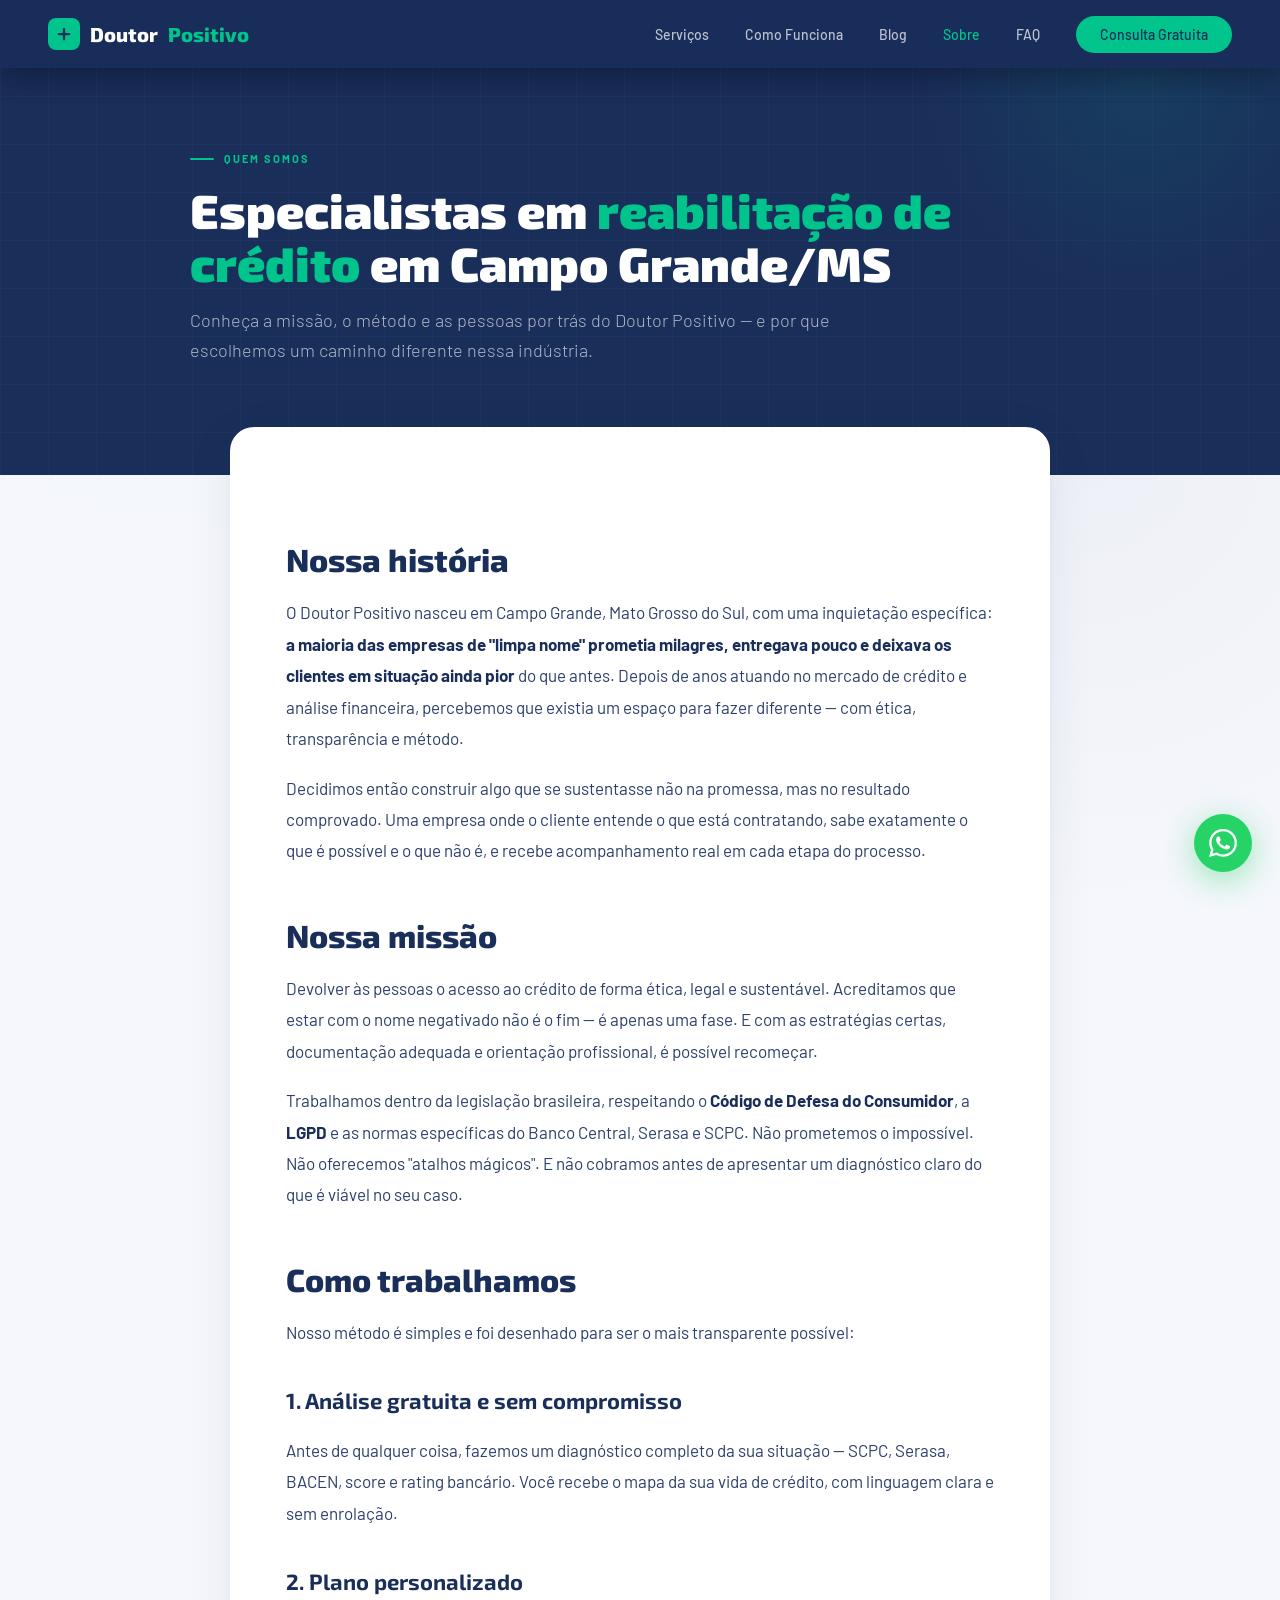
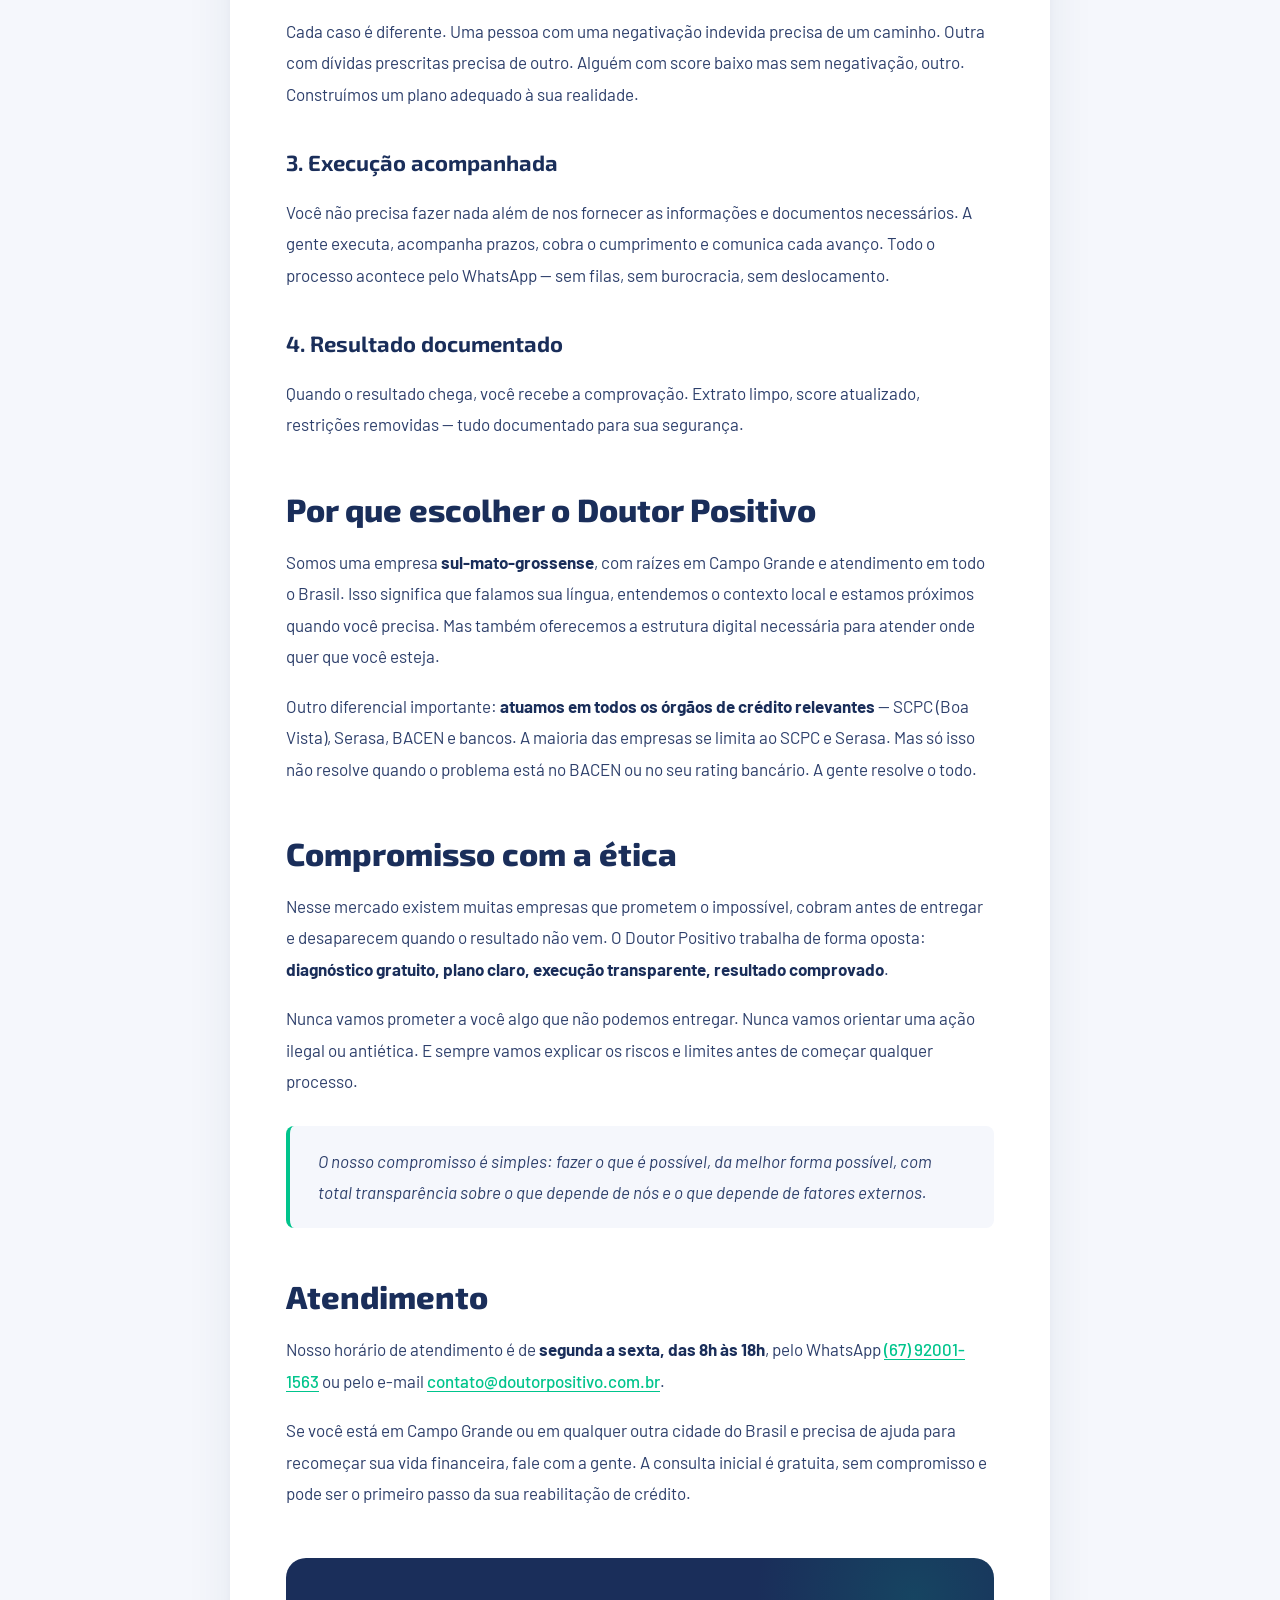
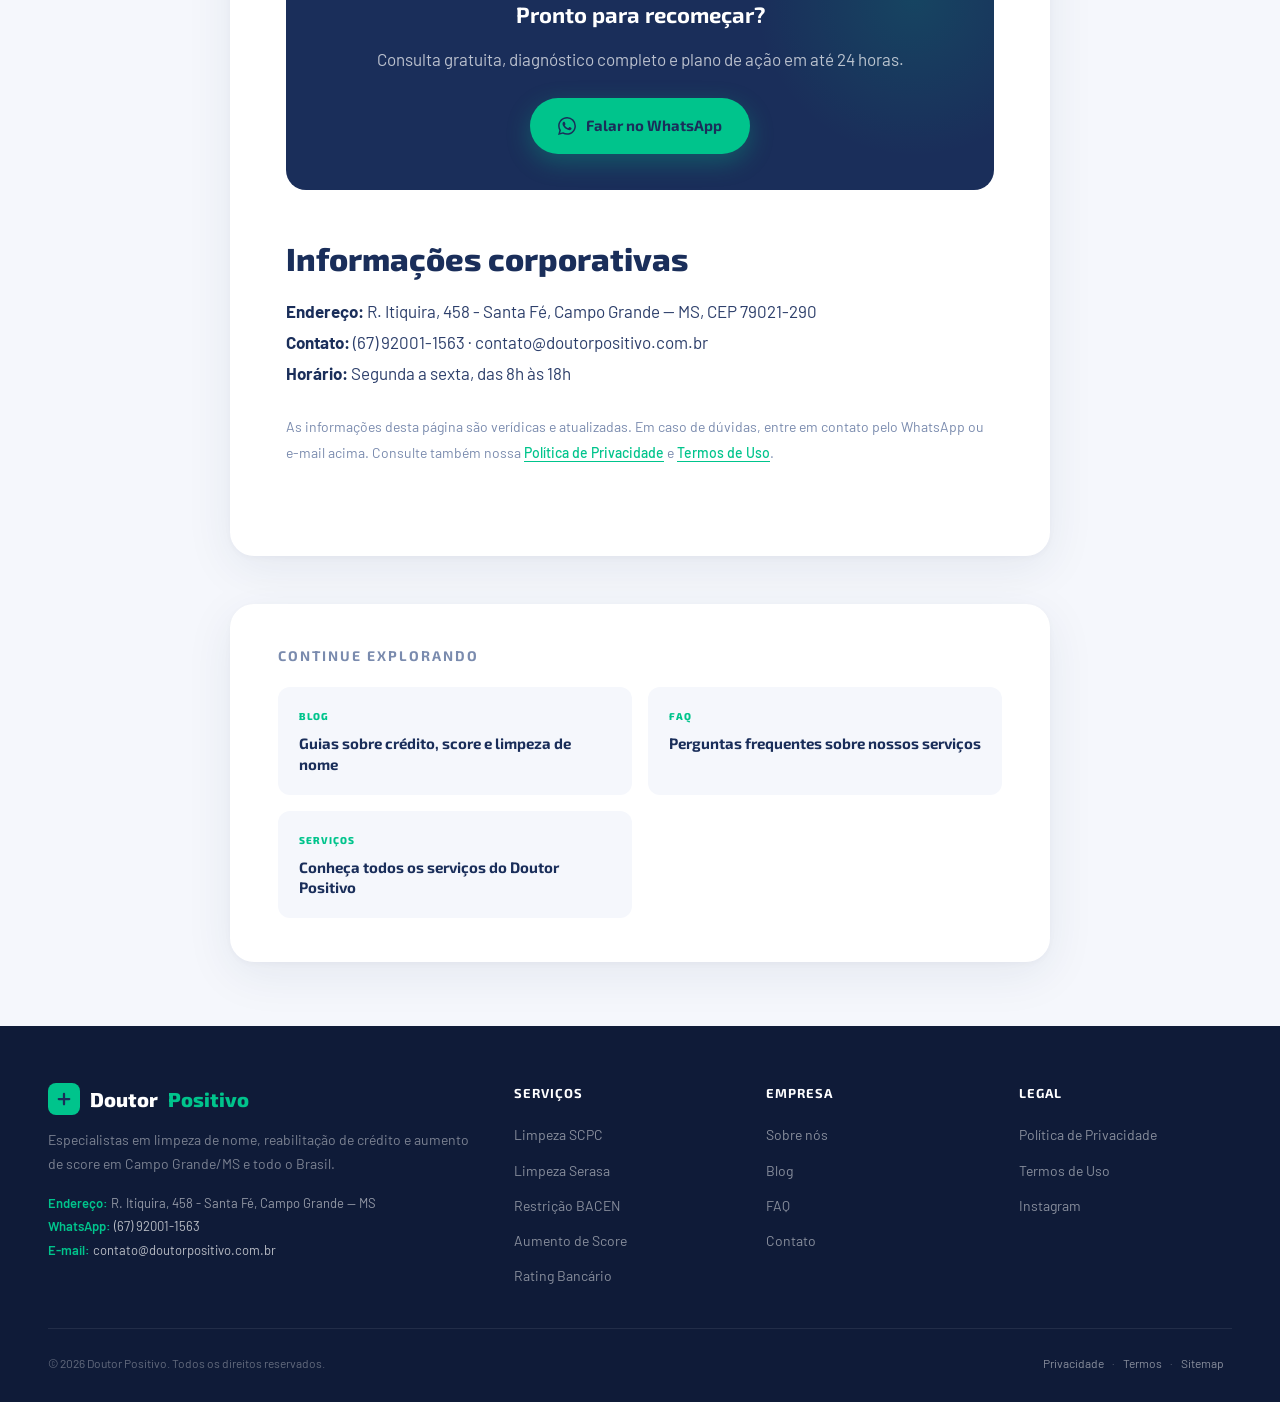
<file: sobre.html>
<!DOCTYPE html>
<html lang="pt-BR">
<head>
<meta charset="UTF-8">
<meta name="viewport" content="width=device-width, initial-scale=1.0">
<title>Sobre o Doutor Positivo | Especialistas em Reabilitação de Crédito em Campo Grande/MS</title>
<meta name="description" content="Conheça o Doutor Positivo — equipe de especialistas em limpeza de nome, análise de crédito, BACEN e aumento de score. Atendimento em Campo Grande/MS e todo o Brasil.">
<meta name="robots" content="index, follow">
<link rel="canonical" href="https://www.doutorpositivo.com.br/sobre.html">

<meta property="og:type" content="website">
<meta property="og:title" content="Sobre o Doutor Positivo | Especialistas em Reabilitação de Crédito">
<meta property="og:description" content="Conheça nossa equipe e metodologia para limpeza de nome e aumento de score em Campo Grande/MS.">
<meta property="og:url" content="https://www.doutorpositivo.com.br/sobre.html">
<meta property="og:image" content="https://www.doutorpositivo.com.br/og-image.jpg">
<meta property="og:locale" content="pt_BR">

<link rel="icon" type="image/svg+xml" href="favicon.svg">
<link rel="manifest" href="manifest.json">
<meta name="theme-color" content="#1A2E5A">

<link rel="preconnect" href="https://fonts.googleapis.com">
<link rel="preconnect" href="https://fonts.gstatic.com" crossorigin>
<link href="https://fonts.googleapis.com/css2?family=Exo+2:wght@400;500;600;700;800;900&family=Barlow:ital,wght@0,300;0,400;0,500;1,300&display=swap" rel="stylesheet">
<style>
/* ============================================
   Doutor Positivo — CSS compartilhado
   Usado por páginas internas (blog, sobre, legais)
   ============================================ */

*, *::before, *::after { margin: 0; padding: 0; box-sizing: border-box; }

:root {
  --azul: #1A2E5A;
  --verde: #00C48C;
  --verde-claro: #00E8A8;
  --branco: #FFFFFF;
  --cinza-claro: #F5F7FC;
  --cinza: #E8EDF6;
  --texto: #2D3F6B;
  --texto-suave: #7A8BAE;
  --font-d: 'Exo 2', sans-serif;
  --font-b: 'Barlow', sans-serif;
  --r: 16px;
  --shadow: 0 20px 60px rgba(26,46,90,0.12);
}

html { scroll-behavior: smooth; }

body {
  font-family: var(--font-b);
  color: var(--texto);
  background: var(--cinza-claro);
  background-image:
    radial-gradient(circle at 15% 8%, rgba(0,196,140,0.04) 0%, transparent 35%),
    radial-gradient(circle at 85% 50%, rgba(26,46,90,0.035) 0%, transparent 40%);
  background-attachment: fixed;
  overflow-x: hidden;
  -webkit-font-smoothing: antialiased;
  line-height: 1.7;
}

a { color: var(--verde); }

/* NAV */
nav {
  position: fixed; top: 0; left: 0; right: 0; z-index: 200;
  padding: 0 48px; height: 68px;
  background: rgba(26,46,90,.97);
  backdrop-filter: blur(14px);
  box-shadow: 0 4px 32px rgba(0,0,0,.2);
  display: flex; align-items: center; justify-content: space-between;
}
.nav-logo { font-family: var(--font-d); font-weight: 800; font-size: 20px; color: #fff; text-decoration: none; display: flex; align-items: center; gap: 10px; }
.nav-logo-icon { width: 32px; height: 32px; background: var(--verde); border-radius: 8px; display: flex; align-items: center; justify-content: center; }
.nav-logo span { color: var(--verde); }
.nav-links { display: flex; align-items: center; gap: 36px; list-style: none; }
.nav-links a { font-size: 14px; font-weight: 500; color: rgba(255,255,255,.7); text-decoration: none; transition: color .2s; }
.nav-links a:hover { color: var(--verde); }
.nav-cta { background: var(--verde); color: var(--azul) !important; font-weight: 700; padding: 10px 24px; border-radius: 50px; transition: transform .2s; }
.nav-cta:hover { transform: translateY(-2px); }
.nav-ham { display: none; flex-direction: column; gap: 5px; cursor: pointer; padding: 4px; background: none; border: none; }
.nav-ham span { display: block; width: 24px; height: 2px; background: white; border-radius: 2px; }

/* PAGE HEADER */
.page-header {
  background: var(--azul);
  color: #fff;
  padding: 140px 48px 110px;
  position: relative;
  overflow: hidden;
}
.page-header::before {
  content: '';
  position: absolute; inset: 0;
  background-image: linear-gradient(rgba(255,255,255,.025) 1px,transparent 1px), linear-gradient(90deg,rgba(255,255,255,.025) 1px,transparent 1px);
  background-size: 48px 48px;
  pointer-events: none;
}
.page-header .orb {
  position: absolute;
  width: 520px; height: 520px;
  border-radius: 50%;
  background: radial-gradient(circle, rgba(0,196,140,.1) 0%, transparent 60%);
  top: -180px; right: -120px;
  pointer-events: none;
}
.page-header-inner {
  max-width: 900px; margin: 0 auto;
  position: relative; z-index: 1;
}
.page-eyebrow {
  display: inline-flex; align-items: center; gap: 10px;
  font-size: 11px; font-weight: 700; letter-spacing: 2px; text-transform: uppercase;
  color: var(--verde); margin-bottom: 16px;
}
.page-eyebrow::before {
  content: ''; display: block; width: 24px; height: 2px;
  background: var(--verde); border-radius: 2px;
}
.page-header h1 {
  font-family: var(--font-d);
  font-size: clamp(32px, 4.5vw, 48px);
  font-weight: 900;
  line-height: 1.1;
  margin-bottom: 16px;
}
.page-header h1 em { font-style: normal; color: var(--verde); }
.page-header .lead {
  font-size: 18px;
  color: rgba(255,255,255,.65);
  max-width: 680px;
  line-height: 1.65;
  font-weight: 300;
}
.breadcrumb {
  font-size: 13px; color: rgba(255,255,255,.5);
  margin-bottom: 24px;
}
.breadcrumb a { color: rgba(255,255,255,.7); text-decoration: none; }
.breadcrumb a:hover { color: var(--verde); }
.breadcrumb span { margin: 0 8px; color: rgba(255,255,255,.3); }

/* CONTEÚDO */
.content {
  max-width: 820px;
  margin: -48px auto 48px;
  padding: 64px 56px 72px;
  font-size: 17px;
  line-height: 1.85;
  color: var(--texto);
  background: var(--branco);
  border-radius: 24px;
  box-shadow: 0 12px 48px rgba(26,46,90,.08), 0 2px 8px rgba(26,46,90,.04);
  position: relative;
  z-index: 2;
}
.content h2 {
  font-family: var(--font-d);
  font-size: clamp(24px, 3vw, 32px);
  font-weight: 800;
  color: var(--azul);
  margin: 48px 0 18px;
  line-height: 1.25;
}
.content h3 {
  font-family: var(--font-d);
  font-size: clamp(19px, 2.5vw, 22px);
  font-weight: 700;
  color: var(--azul);
  margin: 32px 0 14px;
}
.content p { margin-bottom: 18px; }
.content ul, .content ol { margin: 18px 0 24px 24px; }
.content li { margin-bottom: 10px; }
.content strong { color: var(--azul); font-weight: 700; }
.content a { color: var(--verde); font-weight: 500; text-decoration: underline; text-underline-offset: 3px; }
.content a:hover { color: var(--azul); }
.content blockquote {
  margin: 28px 0;
  padding: 20px 28px;
  background: var(--cinza-claro);
  border-left: 4px solid var(--verde);
  border-radius: 8px;
  font-style: italic;
  color: var(--texto);
}

/* CTA BOX dentro do conteúdo */
.cta-box {
  margin: 48px 0;
  padding: 36px;
  background: var(--azul);
  border-radius: 20px;
  color: #fff;
  text-align: center;
  position: relative;
  overflow: hidden;
}
.cta-box::before {
  content: '';
  position: absolute;
  width: 320px; height: 320px; border-radius: 50%;
  background: radial-gradient(circle, rgba(0,196,140,.15) 0%, transparent 70%);
  top: -120px; right: -80px;
  pointer-events: none;
}
.cta-box h3 {
  font-family: var(--font-d);
  color: #fff !important;
  font-size: 22px;
  margin: 0 0 10px !important;
  position: relative;
}
.cta-box p { color: rgba(255,255,255,.7); margin-bottom: 22px; position: relative; }
.cta-box a {
  display: inline-flex; align-items: center; gap: 10px;
  background: var(--verde); color: var(--azul) !important;
  font-family: var(--font-d); font-weight: 700; font-size: 15px;
  padding: 14px 28px; border-radius: 50px;
  text-decoration: none !important;
  transition: transform .2s, box-shadow .2s;
  box-shadow: 0 8px 24px rgba(0,196,140,.3);
  position: relative;
}
.cta-box a:hover { transform: translateY(-2px); box-shadow: 0 12px 32px rgba(0,196,140,.4); }

/* RELACIONADOS */
.related {
  max-width: 820px;
  margin: 0 auto 64px;
  padding: 40px 48px 44px;
  background: var(--branco);
  border-radius: 24px;
  box-shadow: 0 12px 48px rgba(26,46,90,.08), 0 2px 8px rgba(26,46,90,.04);
  position: relative;
  z-index: 2;
}
.related h3 {
  font-family: var(--font-d);
  font-size: 14px; font-weight: 700; letter-spacing: 2px; text-transform: uppercase;
  color: var(--texto-suave); margin-bottom: 20px;
}
.related-grid {
  display: grid;
  grid-template-columns: repeat(auto-fit, minmax(260px, 1fr));
  gap: 16px;
}
.related-card {
  display: block;
  padding: 20px;
  background: var(--cinza-claro);
  border: 1px solid transparent;
  border-radius: 12px;
  text-decoration: none;
  transition: transform .25s, box-shadow .25s, border-color .25s, background .25s;
}
.related-card:hover {
  transform: translateY(-4px);
  background: var(--branco);
  box-shadow: var(--shadow);
  border-color: rgba(0,196,140,.3);
}
.related-card .tag {
  font-family: var(--font-d);
  font-size: 10px; font-weight: 800; letter-spacing: 1px; text-transform: uppercase;
  color: var(--verde); margin-bottom: 8px;
}
.related-card h4 {
  font-family: var(--font-d);
  font-size: 15px; font-weight: 700;
  color: var(--azul); line-height: 1.35;
}

/* FOOTER */
footer {
  background: #0F1B38;
  padding: 56px 48px 28px;
  color: rgba(255,255,255,.6);
}
.foot-inner {
  max-width: 1200px; margin: 0 auto;
  display: grid;
  grid-template-columns: 2fr 1fr 1fr 1fr;
  gap: 40px;
  margin-bottom: 40px;
}
.foot-col h4 {
  font-family: var(--font-d);
  font-size: 13px; font-weight: 700;
  color: #fff; letter-spacing: 1px; text-transform: uppercase;
  margin-bottom: 16px;
}
.foot-col ul { list-style: none; display: flex; flex-direction: column; gap: 8px; }
.foot-col ul a { font-size: 14px; color: rgba(255,255,255,.5); text-decoration: none; transition: color .2s; }
.foot-col ul a:hover { color: var(--verde); }
.foot-brand {
  font-family: var(--font-d); font-size: 20px; font-weight: 800;
  color: #fff; margin-bottom: 12px;
  display: flex; align-items: center; gap: 10px;
}
.foot-brand span { color: var(--verde); }
.foot-desc {
  font-size: 14px; line-height: 1.7;
  color: rgba(255,255,255,.45);
  margin-bottom: 16px;
}
.foot-nap {
  font-size: 13px; line-height: 1.8;
  color: rgba(255,255,255,.55);
}
.foot-nap strong { color: var(--verde); font-weight: 600; }
.foot-nap a { color: rgba(255,255,255,.7); text-decoration: none; }
.foot-bottom {
  max-width: 1200px; margin: 0 auto;
  padding-top: 24px;
  border-top: 1px solid rgba(255,255,255,.08);
  display: flex; flex-wrap: wrap; gap: 16px;
  justify-content: space-between; align-items: center;
  font-size: 12px; color: rgba(255,255,255,.35);
}
.foot-bottom a { color: rgba(255,255,255,.5); text-decoration: none; margin: 0 8px; }
.foot-bottom a:hover { color: var(--verde); }

/* WA FLOATING BUTTON */
.wa-btn {
  position: fixed; bottom: 28px; right: 28px; z-index: 999;
  width: 58px; height: 58px;
  background: #25D366;
  border-radius: 50%;
  display: flex; align-items: center; justify-content: center;
  box-shadow: 0 8px 32px rgba(37,211,102,.45);
  text-decoration: none;
  transition: transform .3s, box-shadow .3s;
}
.wa-btn:hover {
  transform: scale(1.12);
  box-shadow: 0 12px 40px rgba(37,211,102,.55);
}

/* MOBILE */
@media (max-width: 960px) {
  nav { padding: 0 20px; }
  .nav-links { display: none; }
  .nav-ham { display: flex; }
  .page-header { padding: 110px 20px 80px; }
  .content {
    margin: -32px 16px 40px;
    padding: 44px 24px 52px;
    font-size: 16px;
    border-radius: 18px;
  }
  .related {
    margin: 0 16px 48px;
    padding: 32px 24px 36px;
    border-radius: 18px;
  }
  footer { padding: 40px 20px 24px; }
  .foot-inner { grid-template-columns: 1fr 1fr; gap: 28px; }
}
@media (max-width: 560px) {
  .foot-inner { grid-template-columns: 1fr; }
  .cta-box { padding: 28px 20px; }
}

</style>

<!-- JSON-LD: AboutPage + BreadcrumbList -->
<script type="application/ld+json">
{
  "@context": "https://schema.org",
  "@type": "AboutPage",
  "name": "Sobre o Doutor Positivo",
  "url": "https://www.doutorpositivo.com.br/sobre.html",
  "mainEntity": {
    "@type": "Organization",
    "name": "Doutor Positivo",
    "description": "Empresa especializada em limpeza de nome, reabilitação de crédito e aumento de score.",
    "url": "https://www.doutorpositivo.com.br/",
    "logo": "https://www.doutorpositivo.com.br/logo.png",
    "telephone": "+55-67-92001-1563",
    "address": {
      "@type": "PostalAddress",
      "addressLocality": "Campo Grande",
      "addressRegion": "MS",
      "addressCountry": "BR"
    }
  }
}
</script>
<script type="application/ld+json">
{
  "@context": "https://schema.org",
  "@type": "BreadcrumbList",
  "itemListElement": [
    { "@type": "ListItem", "position": 1, "name": "Início", "item": "https://www.doutorpositivo.com.br/" },
    { "@type": "ListItem", "position": 2, "name": "Sobre", "item": "https://www.doutorpositivo.com.br/sobre.html" }
  ]
}
</script>
</head>
<body>

<!-- NAV -->
<nav aria-label="Navegação principal">
  <a href="index.html" class="nav-logo">
    <div class="nav-logo-icon" aria-hidden="true"><svg width="18" height="18" viewBox="0 0 24 24" fill="none" stroke="#1A2E5A" stroke-width="3" stroke-linecap="round"><path d="M12 5v14M5 12h14"/></svg></div>
    Doutor <span>Positivo</span>
  </a>
  <ul class="nav-links">
    <li><a href="index.html#servicos">Serviços</a></li>
    <li><a href="index.html#como-funciona">Como Funciona</a></li>
    <li><a href="blog/">Blog</a></li>
    <li><a href="sobre.html" style="color:#00C48C;">Sobre</a></li>
    <li><a href="index.html#faq">FAQ</a></li>
    <li><a href="https://wa.me/5567920011563" target="_blank" rel="noopener" class="nav-cta">Consulta Gratuita</a></li>
  </ul>
  <button class="nav-ham" onclick="toggleMenu()" aria-label="Abrir menu"><span></span><span></span><span></span></button>
</nav>

<!-- PAGE HEADER -->
<header class="page-header">
  <div class="orb" aria-hidden="true"></div>
  <div class="page-header-inner">
    <nav class="breadcrumb" aria-label="Breadcrumb">
      <a href="index.html">Início</a><span>›</span>Sobre
    </nav>
    <div class="page-eyebrow">Quem somos</div>
    <h1>Especialistas em <em>reabilitação de crédito</em> em Campo Grande/MS</h1>
    <p class="lead">Conheça a missão, o método e as pessoas por trás do Doutor Positivo — e por que escolhemos um caminho diferente nessa indústria.</p>
  </div>
</header>

<!-- CONTEÚDO -->
<article class="content">
  <h2>Nossa história</h2>
  <p>O Doutor Positivo nasceu em Campo Grande, Mato Grosso do Sul, com uma inquietação específica: <strong>a maioria das empresas de "limpa nome" prometia milagres, entregava pouco e deixava os clientes em situação ainda pior</strong> do que antes. Depois de anos atuando no mercado de crédito e análise financeira, percebemos que existia um espaço para fazer diferente — com ética, transparência e método.</p>

  <p>Decidimos então construir algo que se sustentasse não na promessa, mas no resultado comprovado. Uma empresa onde o cliente entende o que está contratando, sabe exatamente o que é possível e o que não é, e recebe acompanhamento real em cada etapa do processo.</p>

  <h2>Nossa missão</h2>
  <p>Devolver às pessoas o acesso ao crédito de forma ética, legal e sustentável. Acreditamos que estar com o nome negativado não é o fim — é apenas uma fase. E com as estratégias certas, documentação adequada e orientação profissional, é possível recomeçar.</p>

  <p>Trabalhamos dentro da legislação brasileira, respeitando o <strong>Código de Defesa do Consumidor</strong>, a <strong>LGPD</strong> e as normas específicas do Banco Central, Serasa e SCPC. Não prometemos o impossível. Não oferecemos "atalhos mágicos". E não cobramos antes de apresentar um diagnóstico claro do que é viável no seu caso.</p>

  <h2>Como trabalhamos</h2>
  <p>Nosso método é simples e foi desenhado para ser o mais transparente possível:</p>

  <h3>1. Análise gratuita e sem compromisso</h3>
  <p>Antes de qualquer coisa, fazemos um diagnóstico completo da sua situação — SCPC, Serasa, BACEN, score e rating bancário. Você recebe o mapa da sua vida de crédito, com linguagem clara e sem enrolação.</p>

  <h3>2. Plano personalizado</h3>
  <p>Cada caso é diferente. Uma pessoa com uma negativação indevida precisa de um caminho. Outra com dívidas prescritas precisa de outro. Alguém com score baixo mas sem negativação, outro. Construímos um plano adequado à sua realidade.</p>

  <h3>3. Execução acompanhada</h3>
  <p>Você não precisa fazer nada além de nos fornecer as informações e documentos necessários. A gente executa, acompanha prazos, cobra o cumprimento e comunica cada avanço. Todo o processo acontece pelo WhatsApp — sem filas, sem burocracia, sem deslocamento.</p>

  <h3>4. Resultado documentado</h3>
  <p>Quando o resultado chega, você recebe a comprovação. Extrato limpo, score atualizado, restrições removidas — tudo documentado para sua segurança.</p>

  <h2>Por que escolher o Doutor Positivo</h2>
  <p>Somos uma empresa <strong>sul-mato-grossense</strong>, com raízes em Campo Grande e atendimento em todo o Brasil. Isso significa que falamos sua língua, entendemos o contexto local e estamos próximos quando você precisa. Mas também oferecemos a estrutura digital necessária para atender onde quer que você esteja.</p>

  <p>Outro diferencial importante: <strong>atuamos em todos os órgãos de crédito relevantes</strong> — SCPC (Boa Vista), Serasa, BACEN e bancos. A maioria das empresas se limita ao SCPC e Serasa. Mas só isso não resolve quando o problema está no BACEN ou no seu rating bancário. A gente resolve o todo.</p>

  <h2>Compromisso com a ética</h2>
  <p>Nesse mercado existem muitas empresas que prometem o impossível, cobram antes de entregar e desaparecem quando o resultado não vem. O Doutor Positivo trabalha de forma oposta: <strong>diagnóstico gratuito, plano claro, execução transparente, resultado comprovado</strong>.</p>

  <p>Nunca vamos prometer a você algo que não podemos entregar. Nunca vamos orientar uma ação ilegal ou antiética. E sempre vamos explicar os riscos e limites antes de começar qualquer processo.</p>

  <blockquote>
  O nosso compromisso é simples: fazer o que é possível, da melhor forma possível, com total transparência sobre o que depende de nós e o que depende de fatores externos.
  </blockquote>

  <h2>Atendimento</h2>
  <p>Nosso horário de atendimento é de <strong>segunda a sexta, das 8h às 18h</strong>, pelo WhatsApp <a href="https://wa.me/5567920011563" target="_blank" rel="noopener">(67) 92001-1563</a> ou pelo e-mail <a href="mailto:contato@doutorpositivo.com.br">contato@doutorpositivo.com.br</a>.</p>

  <p>Se você está em Campo Grande ou em qualquer outra cidade do Brasil e precisa de ajuda para recomeçar sua vida financeira, fale com a gente. A consulta inicial é gratuita, sem compromisso e pode ser o primeiro passo da sua reabilitação de crédito.</p>

  <div class="cta-box">
    <h3>Pronto para recomeçar?</h3>
    <p>Consulta gratuita, diagnóstico completo e plano de ação em até 24 horas.</p>
    <a href="https://wa.me/5567920011563?text=Olá!%20Vi%20a%20página%20Sobre%20e%20quero%20uma%20consulta%20gratuita." target="_blank" rel="noopener">
      <svg width="18" height="18" viewBox="0 0 24 24" fill="#1A2E5A"><path d="M17.472 14.382c-.297-.149-1.758-.867-2.03-.967-.273-.099-.471-.148-.67.15-.197.297-.767.966-.94 1.164-.173.199-.347.223-.644.075-.297-.15-1.255-.463-2.39-1.475-.883-.788-1.48-1.761-1.653-2.059-.173-.297-.018-.458.13-.606.134-.133.298-.347.446-.52.149-.174.198-.298.298-.497.099-.198.05-.371-.025-.52-.075-.149-.669-1.612-.916-2.207-.242-.579-.487-.5-.669-.51-.173-.008-.371-.01-.57-.01-.198 0-.52.074-.792.372-.272.297-1.04 1.016-1.04 2.479 0 1.462 1.065 2.875 1.213 3.074.149.198 2.096 3.2 5.077 4.487.709.306 1.262.489 1.694.625.712.227 1.36.195 1.871.118.571-.085 1.758-.719 2.006-1.413.248-.694.248-1.289.173-1.413-.074-.124-.272-.198-.57-.347m-5.421 7.403h-.004a9.87 9.87 0 01-5.031-1.378l-.361-.214-3.741.982.998-3.648-.235-.374a9.86 9.86 0 01-1.51-5.26c.001-5.45 4.436-9.884 9.888-9.884 2.64 0 5.122 1.03 6.988 2.898a9.825 9.825 0 012.893 6.994c-.003 5.45-4.437 9.884-9.885 9.884m8.413-18.297A11.815 11.815 0 0012.05 0C5.495 0 .16 5.335.157 11.892c0 2.096.547 4.142 1.588 5.945L.057 24l6.305-1.654a11.882 11.882 0 005.683 1.448h.005c6.554 0 11.89-5.335 11.893-11.893a11.821 11.821 0 00-3.48-8.413z"/></svg>
      Falar no WhatsApp
    </a>
  </div>

  <h2>Informações corporativas</h2>
  <strong>Endereço:</strong> R. Itiquira, 458 - Santa Fé, Campo Grande — MS, CEP 79021-290<br>
  <strong>Contato:</strong> (67) 92001-1563 · contato@doutorpositivo.com.br<br>
  <strong>Horário:</strong> Segunda a sexta, das 8h às 18h</p>

  <p style="margin-top:24px;font-size:14px;color:var(--texto-suave);">As informações desta página são verídicas e atualizadas. Em caso de dúvidas, entre em contato pelo WhatsApp ou e-mail acima. Consulte também nossa <a href="politica-de-privacidade.html">Política de Privacidade</a> e <a href="termos-de-uso.html">Termos de Uso</a>.</p>
</article>

<!-- RELACIONADOS -->
<section class="related">
  <h3>Continue explorando</h3>
  <div class="related-grid">
    <a href="blog/" class="related-card">
      <div class="tag">Blog</div>
      <h4>Guias sobre crédito, score e limpeza de nome</h4>
    </a>
    <a href="index.html#faq" class="related-card">
      <div class="tag">FAQ</div>
      <h4>Perguntas frequentes sobre nossos serviços</h4>
    </a>
    <a href="index.html#servicos" class="related-card">
      <div class="tag">Serviços</div>
      <h4>Conheça todos os serviços do Doutor Positivo</h4>
    </a>
  </div>
</section>

<!-- FOOTER -->
<footer>
  <div class="foot-inner">
    <div class="foot-col">
      <div class="foot-brand">
        <div style="width:32px;height:32px;background:#00C48C;border-radius:8px;display:flex;align-items:center;justify-content:center;"><svg width="18" height="18" viewBox="0 0 24 24" fill="none" stroke="#1A2E5A" stroke-width="3" stroke-linecap="round"><path d="M12 5v14M5 12h14"/></svg></div>
        Doutor <span>Positivo</span>
      </div>
      <p class="foot-desc">Especialistas em limpeza de nome, reabilitação de crédito e aumento de score em Campo Grande/MS e todo o Brasil.</p>
      <div class="foot-nap">
        <strong>Endereço:</strong> R. Itiquira, 458 - Santa Fé, Campo Grande — MS<br>
        <strong>WhatsApp:</strong> <a href="https://wa.me/5567920011563">(67) 92001-1563</a><br>
        <strong>E-mail:</strong> <a href="mailto:contato@doutorpositivo.com.br">contato@doutorpositivo.com.br</a>
      </div>
    </div>
    <div class="foot-col">
      <h4>Serviços</h4>
      <ul>
        <li><a href="index.html#servicos">Limpeza SCPC</a></li>
        <li><a href="index.html#servicos">Limpeza Serasa</a></li>
        <li><a href="index.html#servicos">Restrição BACEN</a></li>
        <li><a href="index.html#servicos">Aumento de Score</a></li>
        <li><a href="index.html#servicos">Rating Bancário</a></li>
      </ul>
    </div>
    <div class="foot-col">
      <h4>Empresa</h4>
      <ul>
        <li><a href="sobre.html">Sobre nós</a></li>
        <li><a href="blog/">Blog</a></li>
        <li><a href="index.html#faq">FAQ</a></li>
        <li><a href="https://wa.me/5567920011563" target="_blank" rel="noopener">Contato</a></li>
      </ul>
    </div>
    <div class="foot-col">
      <h4>Legal</h4>
      <ul>
        <li><a href="politica-de-privacidade.html">Política de Privacidade</a></li>
        <li><a href="termos-de-uso.html">Termos de Uso</a></li>
        <li><a href="https://instagram.com/doutorpositivo" target="_blank" rel="noopener">Instagram</a></li>
      </ul>
    </div>
  </div>
  <div class="foot-bottom">
    <div>© 2026 Doutor Positivo. Todos os direitos reservados.</div>
    <div><a href="politica-de-privacidade.html">Privacidade</a>·<a href="termos-de-uso.html">Termos</a>·<a href="sitemap.xml">Sitemap</a></div>
  </div>
</footer>

<a href="https://wa.me/5567920011563?text=Olá!%20Quero%20falar%20com%20o%20Doutor%20Positivo." target="_blank" rel="noopener" class="wa-btn" aria-label="Falar no WhatsApp">
  <svg width="28" height="28" viewBox="0 0 24 24" fill="white"><path d="M17.472 14.382c-.297-.149-1.758-.867-2.03-.967-.273-.099-.471-.148-.67.15-.197.297-.767.966-.94 1.164-.173.199-.347.223-.644.075-.297-.15-1.255-.463-2.39-1.475-.883-.788-1.48-1.761-1.653-2.059-.173-.297-.018-.458.13-.606.134-.133.298-.347.446-.52.149-.174.198-.298.298-.497.099-.198.05-.371-.025-.52-.075-.149-.669-1.612-.916-2.207-.242-.579-.487-.5-.669-.51-.173-.008-.371-.01-.57-.01-.198 0-.52.074-.792.372-.272.297-1.04 1.016-1.04 2.479 0 1.462 1.065 2.875 1.213 3.074.149.198 2.096 3.2 5.077 4.487.709.306 1.262.489 1.694.625.712.227 1.36.195 1.871.118.571-.085 1.758-.719 2.006-1.413.248-.694.248-1.289.173-1.413-.074-.124-.272-.198-.57-.347m-5.421 7.403h-.004a9.87 9.87 0 01-5.031-1.378l-.361-.214-3.741.982.998-3.648-.235-.374a9.86 9.86 0 01-1.51-5.26c.001-5.45 4.436-9.884 9.888-9.884 2.64 0 5.122 1.03 6.988 2.898a9.825 9.825 0 012.893 6.994c-.003 5.45-4.437 9.884-9.885 9.884m8.413-18.297A11.815 11.815 0 0012.05 0C5.495 0 .16 5.335.157 11.892c0 2.096.547 4.142 1.588 5.945L.057 24l6.305-1.654a11.882 11.882 0 005.683 1.448h.005c6.554 0 11.89-5.335 11.893-11.893a11.821 11.821 0 00-3.48-8.413z"/></svg>
</a>

<script>
function toggleMenu(){
  const l=document.querySelector('.nav-links');
  const v=l.style.display==='flex';
  Object.assign(l.style,{display:v?'none':'flex',flexDirection:'column',position:'fixed',top:'68px',left:'0',right:'0',background:'rgba(26,46,90,.98)',padding:'20px 24px 28px',gap:'18px',borderTop:'1px solid rgba(255,255,255,.08)',zIndex:'199'});
  if(v) l.style.display='none';
}
</script>

</body>
</html>
</file>
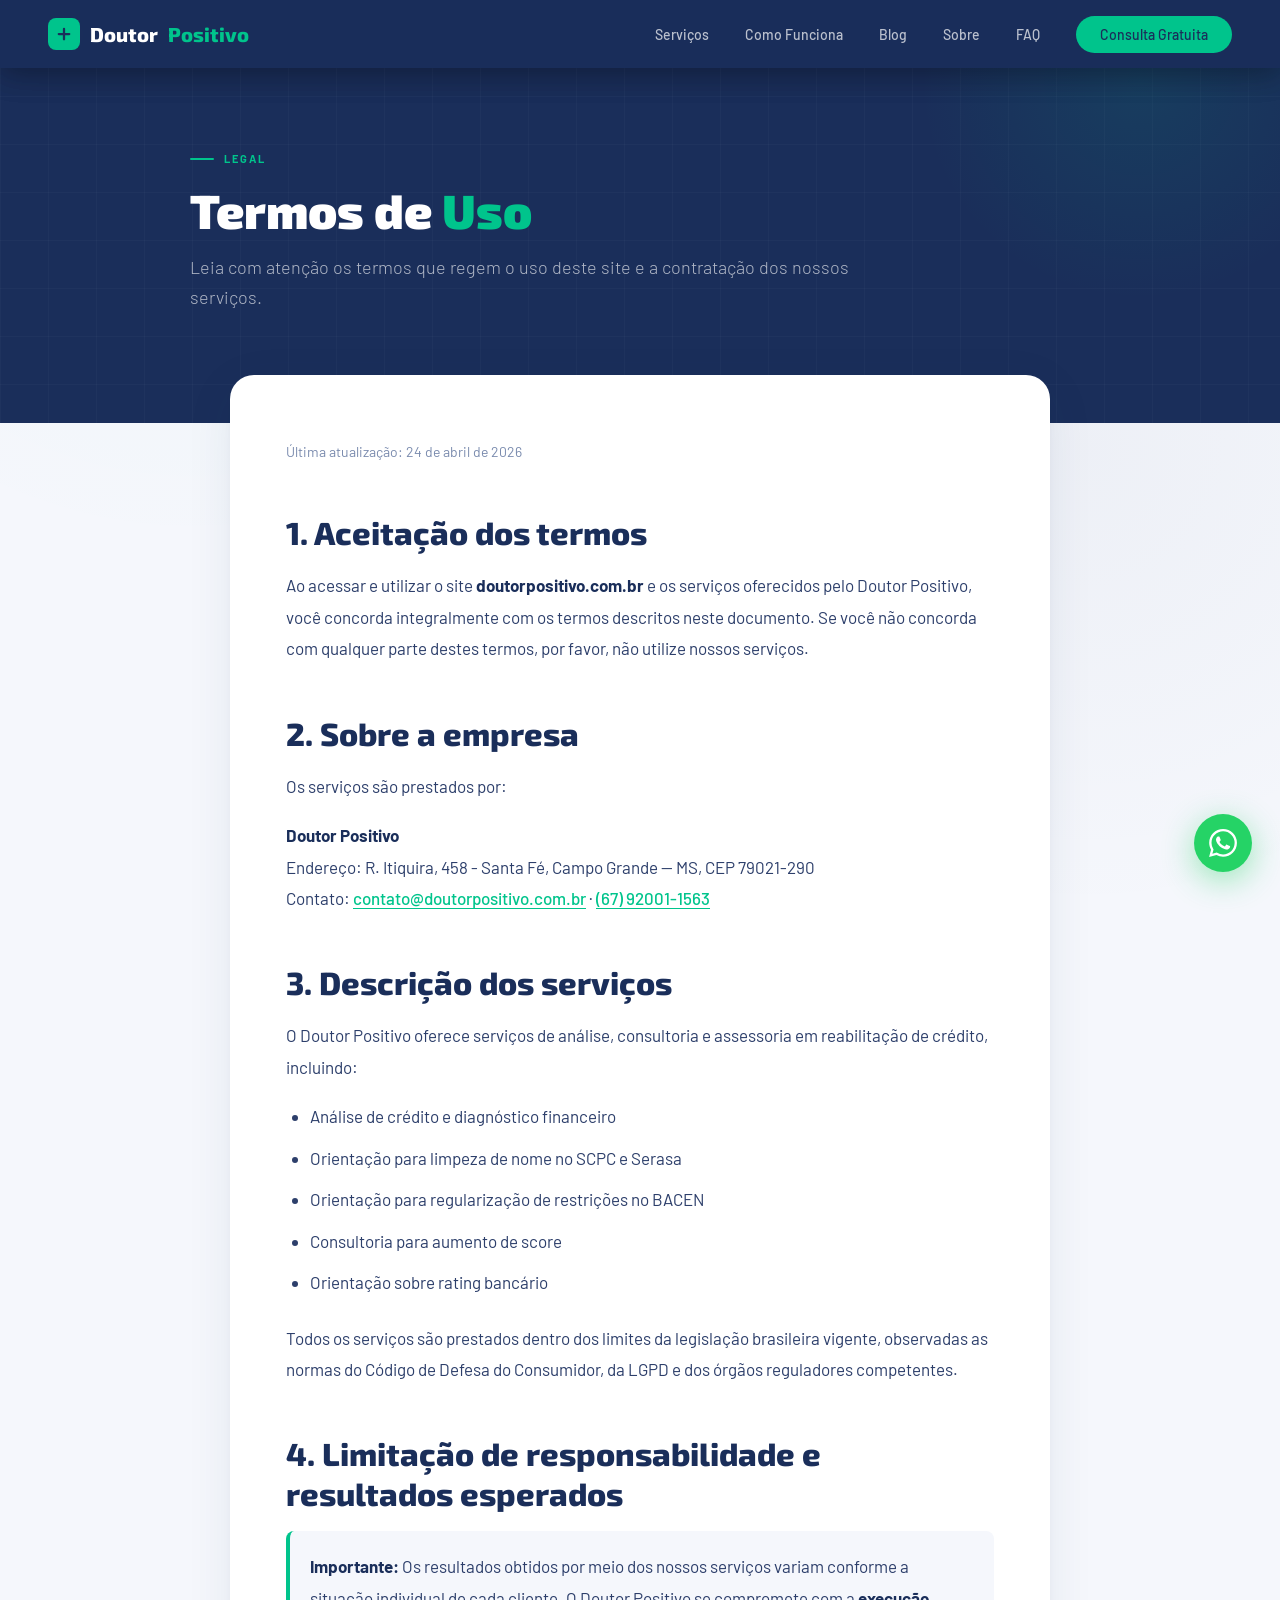
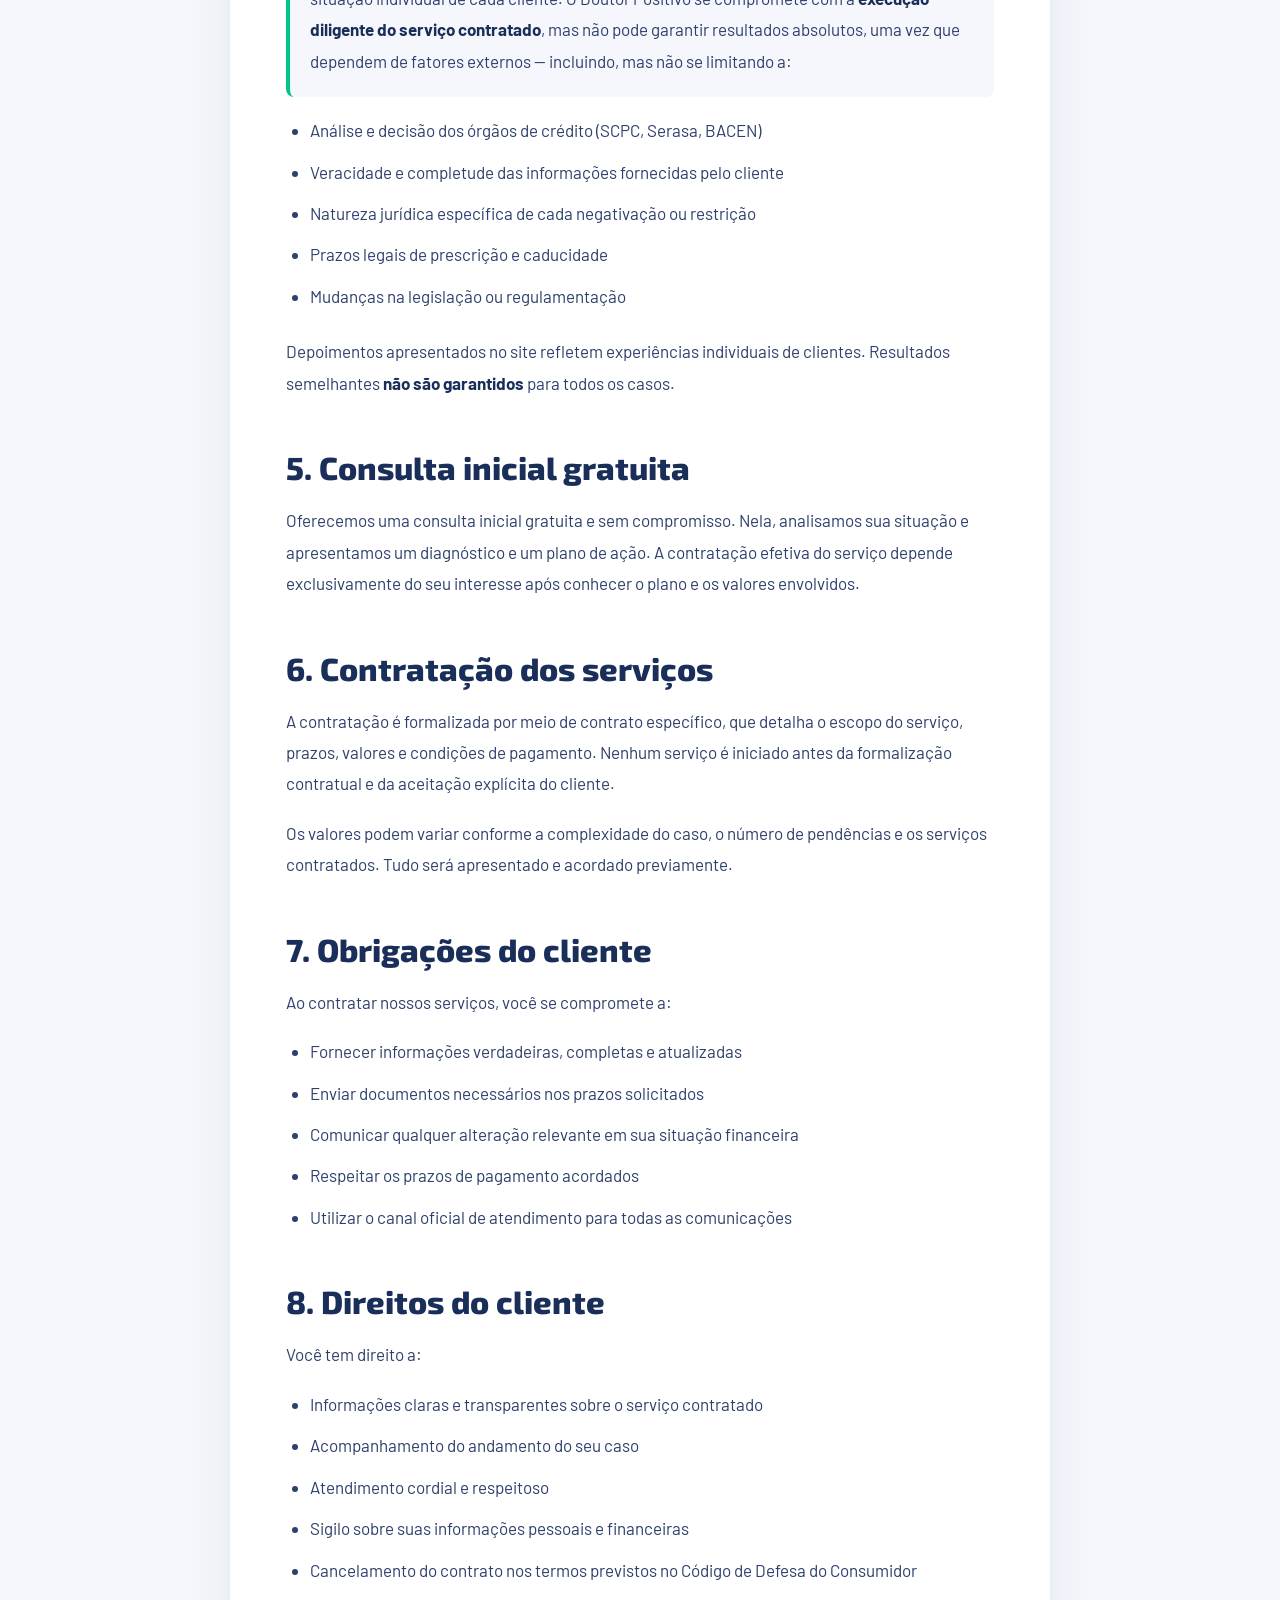
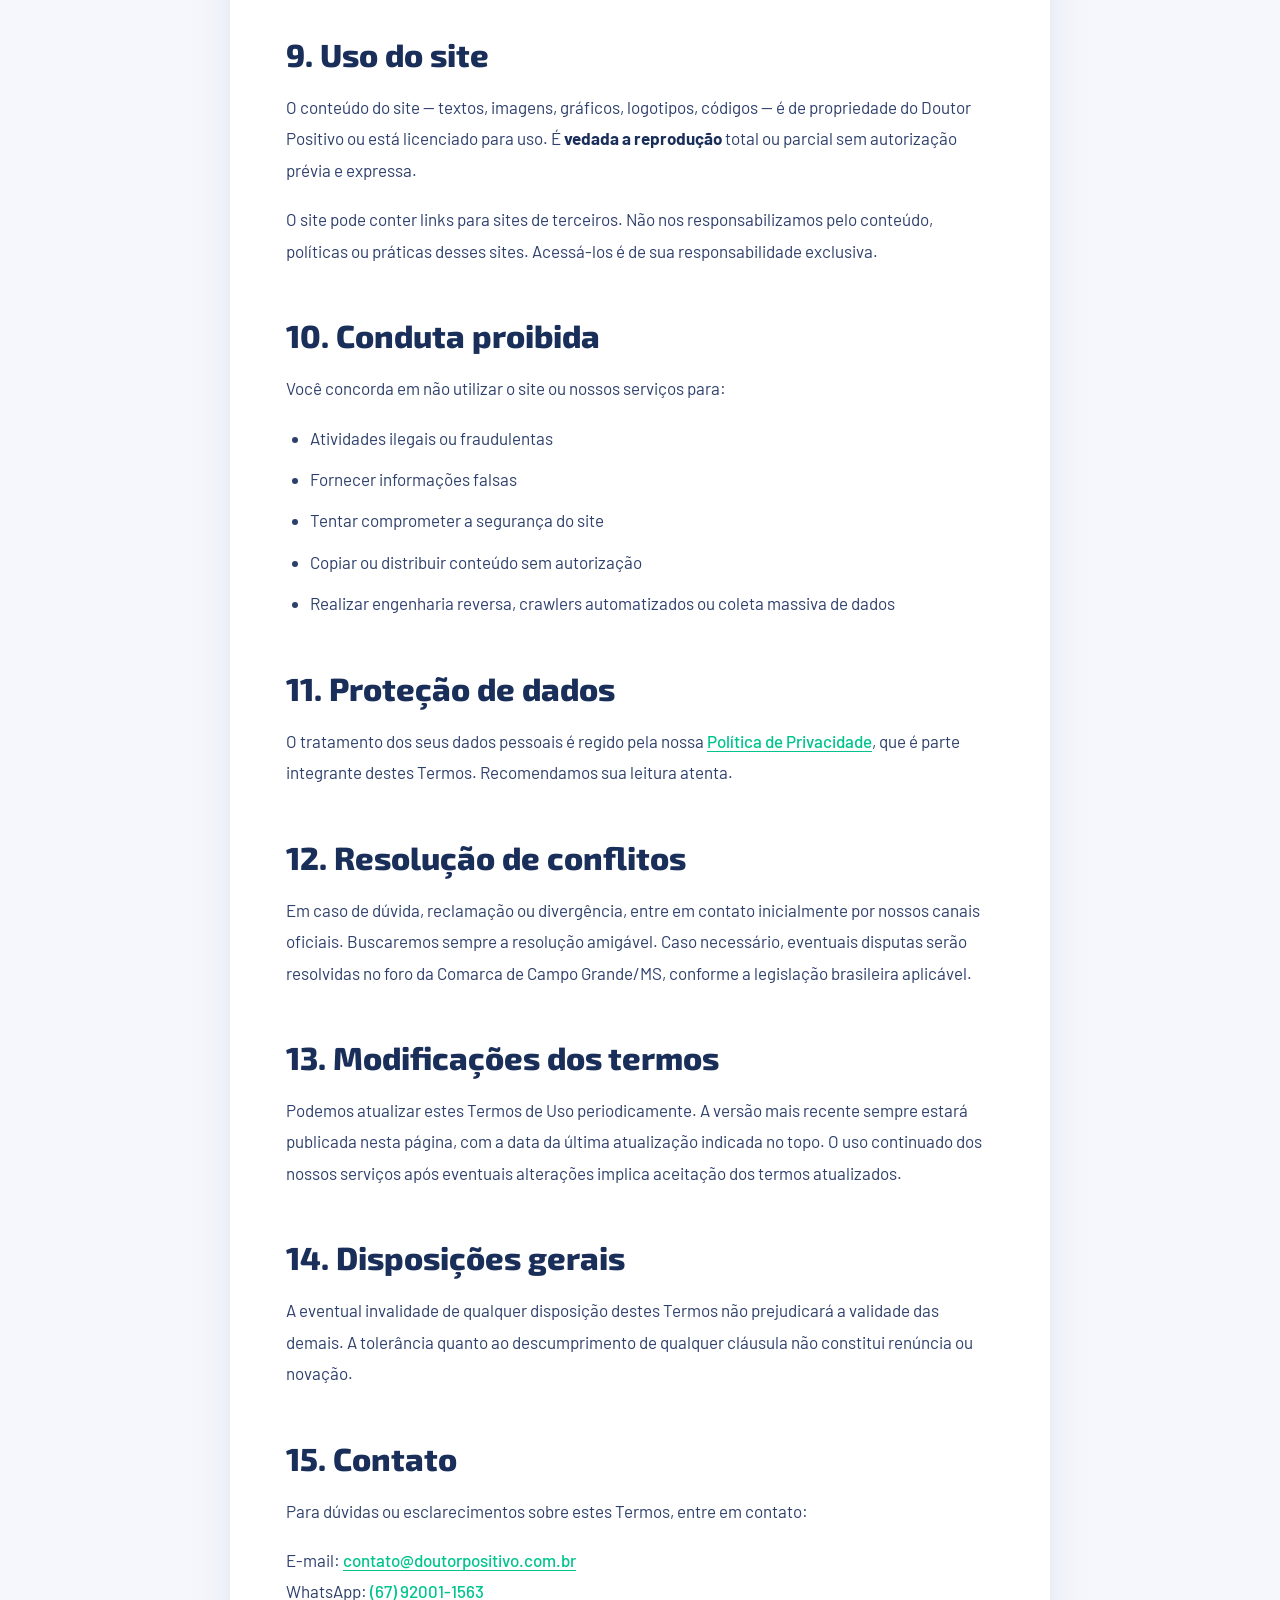
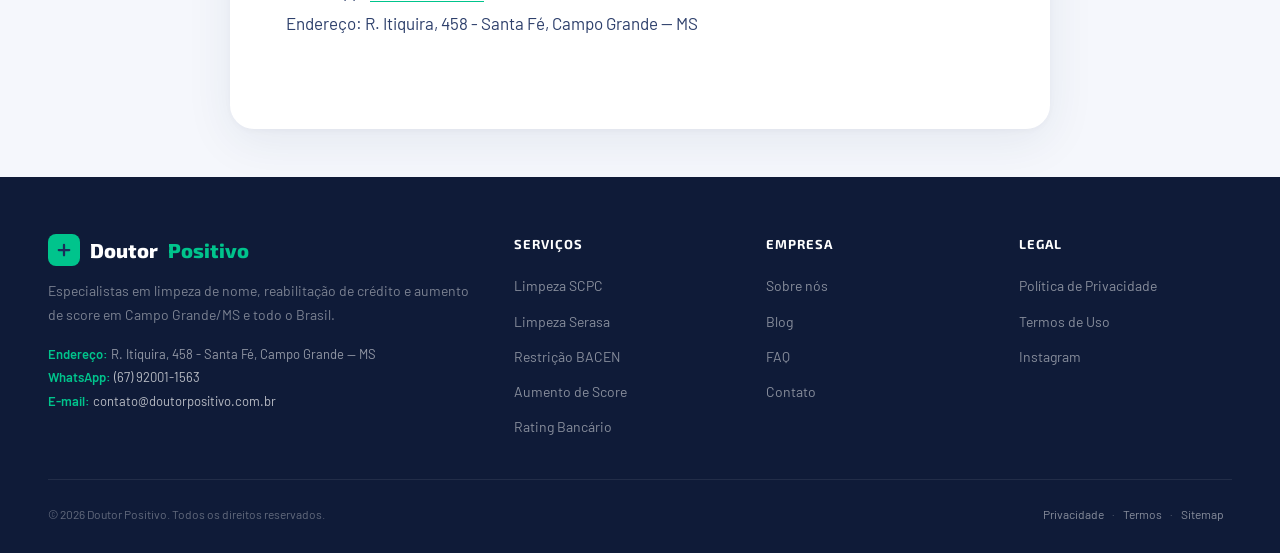
<file: termos-de-uso.html>
<!DOCTYPE html>
<html lang="pt-BR">
<head>
<meta charset="UTF-8">
<meta name="viewport" content="width=device-width, initial-scale=1.0">
<title>Termos de Uso | Doutor Positivo</title>
<meta name="description" content="Termos e Condições de Uso do site e dos serviços do Doutor Positivo. Leia antes de contratar.">
<meta name="robots" content="index, follow">
<link rel="canonical" href="https://www.doutorpositivo.com.br/termos-de-uso.html">
<link rel="icon" type="image/svg+xml" href="favicon.svg">
<meta name="theme-color" content="#1A2E5A">
<link rel="preconnect" href="https://fonts.googleapis.com">
<link rel="preconnect" href="https://fonts.gstatic.com" crossorigin>
<link href="https://fonts.googleapis.com/css2?family=Exo+2:wght@400;500;600;700;800;900&family=Barlow:ital,wght@0,300;0,400;0,500;1,300&display=swap" rel="stylesheet">
<style>
/* ============================================
   Doutor Positivo — CSS compartilhado
   Usado por páginas internas (blog, sobre, legais)
   ============================================ */

*, *::before, *::after { margin: 0; padding: 0; box-sizing: border-box; }

:root {
  --azul: #1A2E5A;
  --verde: #00C48C;
  --verde-claro: #00E8A8;
  --branco: #FFFFFF;
  --cinza-claro: #F5F7FC;
  --cinza: #E8EDF6;
  --texto: #2D3F6B;
  --texto-suave: #7A8BAE;
  --font-d: 'Exo 2', sans-serif;
  --font-b: 'Barlow', sans-serif;
  --r: 16px;
  --shadow: 0 20px 60px rgba(26,46,90,0.12);
}

html { scroll-behavior: smooth; }

body {
  font-family: var(--font-b);
  color: var(--texto);
  background: var(--cinza-claro);
  background-image:
    radial-gradient(circle at 15% 8%, rgba(0,196,140,0.04) 0%, transparent 35%),
    radial-gradient(circle at 85% 50%, rgba(26,46,90,0.035) 0%, transparent 40%);
  background-attachment: fixed;
  overflow-x: hidden;
  -webkit-font-smoothing: antialiased;
  line-height: 1.7;
}

a { color: var(--verde); }

/* NAV */
nav {
  position: fixed; top: 0; left: 0; right: 0; z-index: 200;
  padding: 0 48px; height: 68px;
  background: rgba(26,46,90,.97);
  backdrop-filter: blur(14px);
  box-shadow: 0 4px 32px rgba(0,0,0,.2);
  display: flex; align-items: center; justify-content: space-between;
}
.nav-logo { font-family: var(--font-d); font-weight: 800; font-size: 20px; color: #fff; text-decoration: none; display: flex; align-items: center; gap: 10px; }
.nav-logo-icon { width: 32px; height: 32px; background: var(--verde); border-radius: 8px; display: flex; align-items: center; justify-content: center; }
.nav-logo span { color: var(--verde); }
.nav-links { display: flex; align-items: center; gap: 36px; list-style: none; }
.nav-links a { font-size: 14px; font-weight: 500; color: rgba(255,255,255,.7); text-decoration: none; transition: color .2s; }
.nav-links a:hover { color: var(--verde); }
.nav-cta { background: var(--verde); color: var(--azul) !important; font-weight: 700; padding: 10px 24px; border-radius: 50px; transition: transform .2s; }
.nav-cta:hover { transform: translateY(-2px); }
.nav-ham { display: none; flex-direction: column; gap: 5px; cursor: pointer; padding: 4px; background: none; border: none; }
.nav-ham span { display: block; width: 24px; height: 2px; background: white; border-radius: 2px; }

/* PAGE HEADER */
.page-header {
  background: var(--azul);
  color: #fff;
  padding: 140px 48px 110px;
  position: relative;
  overflow: hidden;
}
.page-header::before {
  content: '';
  position: absolute; inset: 0;
  background-image: linear-gradient(rgba(255,255,255,.025) 1px,transparent 1px), linear-gradient(90deg,rgba(255,255,255,.025) 1px,transparent 1px);
  background-size: 48px 48px;
  pointer-events: none;
}
.page-header .orb {
  position: absolute;
  width: 520px; height: 520px;
  border-radius: 50%;
  background: radial-gradient(circle, rgba(0,196,140,.1) 0%, transparent 60%);
  top: -180px; right: -120px;
  pointer-events: none;
}
.page-header-inner {
  max-width: 900px; margin: 0 auto;
  position: relative; z-index: 1;
}
.page-eyebrow {
  display: inline-flex; align-items: center; gap: 10px;
  font-size: 11px; font-weight: 700; letter-spacing: 2px; text-transform: uppercase;
  color: var(--verde); margin-bottom: 16px;
}
.page-eyebrow::before {
  content: ''; display: block; width: 24px; height: 2px;
  background: var(--verde); border-radius: 2px;
}
.page-header h1 {
  font-family: var(--font-d);
  font-size: clamp(32px, 4.5vw, 48px);
  font-weight: 900;
  line-height: 1.1;
  margin-bottom: 16px;
}
.page-header h1 em { font-style: normal; color: var(--verde); }
.page-header .lead {
  font-size: 18px;
  color: rgba(255,255,255,.65);
  max-width: 680px;
  line-height: 1.65;
  font-weight: 300;
}
.breadcrumb {
  font-size: 13px; color: rgba(255,255,255,.5);
  margin-bottom: 24px;
}
.breadcrumb a { color: rgba(255,255,255,.7); text-decoration: none; }
.breadcrumb a:hover { color: var(--verde); }
.breadcrumb span { margin: 0 8px; color: rgba(255,255,255,.3); }

/* CONTEÚDO */
.content {
  max-width: 820px;
  margin: -48px auto 48px;
  padding: 64px 56px 72px;
  font-size: 17px;
  line-height: 1.85;
  color: var(--texto);
  background: var(--branco);
  border-radius: 24px;
  box-shadow: 0 12px 48px rgba(26,46,90,.08), 0 2px 8px rgba(26,46,90,.04);
  position: relative;
  z-index: 2;
}
.content h2 {
  font-family: var(--font-d);
  font-size: clamp(24px, 3vw, 32px);
  font-weight: 800;
  color: var(--azul);
  margin: 48px 0 18px;
  line-height: 1.25;
}
.content h3 {
  font-family: var(--font-d);
  font-size: clamp(19px, 2.5vw, 22px);
  font-weight: 700;
  color: var(--azul);
  margin: 32px 0 14px;
}
.content p { margin-bottom: 18px; }
.content ul, .content ol { margin: 18px 0 24px 24px; }
.content li { margin-bottom: 10px; }
.content strong { color: var(--azul); font-weight: 700; }
.content a { color: var(--verde); font-weight: 500; text-decoration: underline; text-underline-offset: 3px; }
.content a:hover { color: var(--azul); }
.content blockquote {
  margin: 28px 0;
  padding: 20px 28px;
  background: var(--cinza-claro);
  border-left: 4px solid var(--verde);
  border-radius: 8px;
  font-style: italic;
  color: var(--texto);
}

/* CTA BOX dentro do conteúdo */
.cta-box {
  margin: 48px 0;
  padding: 36px;
  background: var(--azul);
  border-radius: 20px;
  color: #fff;
  text-align: center;
  position: relative;
  overflow: hidden;
}
.cta-box::before {
  content: '';
  position: absolute;
  width: 320px; height: 320px; border-radius: 50%;
  background: radial-gradient(circle, rgba(0,196,140,.15) 0%, transparent 70%);
  top: -120px; right: -80px;
  pointer-events: none;
}
.cta-box h3 {
  font-family: var(--font-d);
  color: #fff !important;
  font-size: 22px;
  margin: 0 0 10px !important;
  position: relative;
}
.cta-box p { color: rgba(255,255,255,.7); margin-bottom: 22px; position: relative; }
.cta-box a {
  display: inline-flex; align-items: center; gap: 10px;
  background: var(--verde); color: var(--azul) !important;
  font-family: var(--font-d); font-weight: 700; font-size: 15px;
  padding: 14px 28px; border-radius: 50px;
  text-decoration: none !important;
  transition: transform .2s, box-shadow .2s;
  box-shadow: 0 8px 24px rgba(0,196,140,.3);
  position: relative;
}
.cta-box a:hover { transform: translateY(-2px); box-shadow: 0 12px 32px rgba(0,196,140,.4); }

/* RELACIONADOS */
.related {
  max-width: 820px;
  margin: 0 auto 64px;
  padding: 40px 48px 44px;
  background: var(--branco);
  border-radius: 24px;
  box-shadow: 0 12px 48px rgba(26,46,90,.08), 0 2px 8px rgba(26,46,90,.04);
  position: relative;
  z-index: 2;
}
.related h3 {
  font-family: var(--font-d);
  font-size: 14px; font-weight: 700; letter-spacing: 2px; text-transform: uppercase;
  color: var(--texto-suave); margin-bottom: 20px;
}
.related-grid {
  display: grid;
  grid-template-columns: repeat(auto-fit, minmax(260px, 1fr));
  gap: 16px;
}
.related-card {
  display: block;
  padding: 20px;
  background: var(--cinza-claro);
  border: 1px solid transparent;
  border-radius: 12px;
  text-decoration: none;
  transition: transform .25s, box-shadow .25s, border-color .25s, background .25s;
}
.related-card:hover {
  transform: translateY(-4px);
  background: var(--branco);
  box-shadow: var(--shadow);
  border-color: rgba(0,196,140,.3);
}
.related-card .tag {
  font-family: var(--font-d);
  font-size: 10px; font-weight: 800; letter-spacing: 1px; text-transform: uppercase;
  color: var(--verde); margin-bottom: 8px;
}
.related-card h4 {
  font-family: var(--font-d);
  font-size: 15px; font-weight: 700;
  color: var(--azul); line-height: 1.35;
}

/* FOOTER */
footer {
  background: #0F1B38;
  padding: 56px 48px 28px;
  color: rgba(255,255,255,.6);
}
.foot-inner {
  max-width: 1200px; margin: 0 auto;
  display: grid;
  grid-template-columns: 2fr 1fr 1fr 1fr;
  gap: 40px;
  margin-bottom: 40px;
}
.foot-col h4 {
  font-family: var(--font-d);
  font-size: 13px; font-weight: 700;
  color: #fff; letter-spacing: 1px; text-transform: uppercase;
  margin-bottom: 16px;
}
.foot-col ul { list-style: none; display: flex; flex-direction: column; gap: 8px; }
.foot-col ul a { font-size: 14px; color: rgba(255,255,255,.5); text-decoration: none; transition: color .2s; }
.foot-col ul a:hover { color: var(--verde); }
.foot-brand {
  font-family: var(--font-d); font-size: 20px; font-weight: 800;
  color: #fff; margin-bottom: 12px;
  display: flex; align-items: center; gap: 10px;
}
.foot-brand span { color: var(--verde); }
.foot-desc {
  font-size: 14px; line-height: 1.7;
  color: rgba(255,255,255,.45);
  margin-bottom: 16px;
}
.foot-nap {
  font-size: 13px; line-height: 1.8;
  color: rgba(255,255,255,.55);
}
.foot-nap strong { color: var(--verde); font-weight: 600; }
.foot-nap a { color: rgba(255,255,255,.7); text-decoration: none; }
.foot-bottom {
  max-width: 1200px; margin: 0 auto;
  padding-top: 24px;
  border-top: 1px solid rgba(255,255,255,.08);
  display: flex; flex-wrap: wrap; gap: 16px;
  justify-content: space-between; align-items: center;
  font-size: 12px; color: rgba(255,255,255,.35);
}
.foot-bottom a { color: rgba(255,255,255,.5); text-decoration: none; margin: 0 8px; }
.foot-bottom a:hover { color: var(--verde); }

/* WA FLOATING BUTTON */
.wa-btn {
  position: fixed; bottom: 28px; right: 28px; z-index: 999;
  width: 58px; height: 58px;
  background: #25D366;
  border-radius: 50%;
  display: flex; align-items: center; justify-content: center;
  box-shadow: 0 8px 32px rgba(37,211,102,.45);
  text-decoration: none;
  transition: transform .3s, box-shadow .3s;
}
.wa-btn:hover {
  transform: scale(1.12);
  box-shadow: 0 12px 40px rgba(37,211,102,.55);
}

/* MOBILE */
@media (max-width: 960px) {
  nav { padding: 0 20px; }
  .nav-links { display: none; }
  .nav-ham { display: flex; }
  .page-header { padding: 110px 20px 80px; }
  .content {
    margin: -32px 16px 40px;
    padding: 44px 24px 52px;
    font-size: 16px;
    border-radius: 18px;
  }
  .related {
    margin: 0 16px 48px;
    padding: 32px 24px 36px;
    border-radius: 18px;
  }
  footer { padding: 40px 20px 24px; }
  .foot-inner { grid-template-columns: 1fr 1fr; gap: 28px; }
}
@media (max-width: 560px) {
  .foot-inner { grid-template-columns: 1fr; }
  .cta-box { padding: 28px 20px; }
}

</style>
</head>
<body>

<nav aria-label="Navegação principal">
  <a href="index.html" class="nav-logo">
    <div class="nav-logo-icon" aria-hidden="true"><svg width="18" height="18" viewBox="0 0 24 24" fill="none" stroke="#1A2E5A" stroke-width="3" stroke-linecap="round"><path d="M12 5v14M5 12h14"/></svg></div>
    Doutor <span>Positivo</span>
  </a>
  <ul class="nav-links">
    <li><a href="index.html#servicos">Serviços</a></li>
    <li><a href="index.html#como-funciona">Como Funciona</a></li>
    <li><a href="blog/">Blog</a></li>
    <li><a href="sobre.html">Sobre</a></li>
    <li><a href="index.html#faq">FAQ</a></li>
    <li><a href="https://wa.me/5567920011563" target="_blank" rel="noopener" class="nav-cta">Consulta Gratuita</a></li>
  </ul>
  <button class="nav-ham" onclick="toggleMenu()" aria-label="Abrir menu"><span></span><span></span><span></span></button>
</nav>

<header class="page-header">
  <div class="orb" aria-hidden="true"></div>
  <div class="page-header-inner">
    <nav class="breadcrumb" aria-label="Breadcrumb"><a href="index.html">Início</a><span>›</span>Termos de Uso</nav>
    <div class="page-eyebrow">Legal</div>
    <h1>Termos de <em>Uso</em></h1>
    <p class="lead">Leia com atenção os termos que regem o uso deste site e a contratação dos nossos serviços.</p>
  </div>
</header>

<article class="content">
  <p style="color:var(--texto-suave);font-size:14px;">Última atualização: 24 de abril de 2026</p>

  <h2>1. Aceitação dos termos</h2>
  <p>Ao acessar e utilizar o site <strong>doutorpositivo.com.br</strong> e os serviços oferecidos pelo Doutor Positivo, você concorda integralmente com os termos descritos neste documento. Se você não concorda com qualquer parte destes termos, por favor, não utilize nossos serviços.</p>

  <h2>2. Sobre a empresa</h2>
  <p>Os serviços são prestados por:</p>
  <p><strong>Doutor Positivo</strong><br>
  Endereço: R. Itiquira, 458 - Santa Fé, Campo Grande — MS, CEP 79021-290<br>
  Contato: <a href="mailto:contato@doutorpositivo.com.br">contato@doutorpositivo.com.br</a> · <a href="https://wa.me/5567920011563">(67) 92001-1563</a></p>

  <h2>3. Descrição dos serviços</h2>
  <p>O Doutor Positivo oferece serviços de análise, consultoria e assessoria em reabilitação de crédito, incluindo:</p>
  <ul>
    <li>Análise de crédito e diagnóstico financeiro</li>
    <li>Orientação para limpeza de nome no SCPC e Serasa</li>
    <li>Orientação para regularização de restrições no BACEN</li>
    <li>Consultoria para aumento de score</li>
    <li>Orientação sobre rating bancário</li>
  </ul>
  <p>Todos os serviços são prestados dentro dos limites da legislação brasileira vigente, observadas as normas do Código de Defesa do Consumidor, da LGPD e dos órgãos reguladores competentes.</p>

  <h2>4. Limitação de responsabilidade e resultados esperados</h2>
  <p style="padding:20px;background:var(--cinza-claro);border-left:4px solid var(--verde);border-radius:8px;"><strong>Importante:</strong> Os resultados obtidos por meio dos nossos serviços variam conforme a situação individual de cada cliente. O Doutor Positivo se compromete com a <strong>execução diligente do serviço contratado</strong>, mas não pode garantir resultados absolutos, uma vez que dependem de fatores externos — incluindo, mas não se limitando a:</p>
  <ul>
    <li>Análise e decisão dos órgãos de crédito (SCPC, Serasa, BACEN)</li>
    <li>Veracidade e completude das informações fornecidas pelo cliente</li>
    <li>Natureza jurídica específica de cada negativação ou restrição</li>
    <li>Prazos legais de prescrição e caducidade</li>
    <li>Mudanças na legislação ou regulamentação</li>
  </ul>
  <p>Depoimentos apresentados no site refletem experiências individuais de clientes. Resultados semelhantes <strong>não são garantidos</strong> para todos os casos.</p>

  <h2>5. Consulta inicial gratuita</h2>
  <p>Oferecemos uma consulta inicial gratuita e sem compromisso. Nela, analisamos sua situação e apresentamos um diagnóstico e um plano de ação. A contratação efetiva do serviço depende exclusivamente do seu interesse após conhecer o plano e os valores envolvidos.</p>

  <h2>6. Contratação dos serviços</h2>
  <p>A contratação é formalizada por meio de contrato específico, que detalha o escopo do serviço, prazos, valores e condições de pagamento. Nenhum serviço é iniciado antes da formalização contratual e da aceitação explícita do cliente.</p>
  <p>Os valores podem variar conforme a complexidade do caso, o número de pendências e os serviços contratados. Tudo será apresentado e acordado previamente.</p>

  <h2>7. Obrigações do cliente</h2>
  <p>Ao contratar nossos serviços, você se compromete a:</p>
  <ul>
    <li>Fornecer informações verdadeiras, completas e atualizadas</li>
    <li>Enviar documentos necessários nos prazos solicitados</li>
    <li>Comunicar qualquer alteração relevante em sua situação financeira</li>
    <li>Respeitar os prazos de pagamento acordados</li>
    <li>Utilizar o canal oficial de atendimento para todas as comunicações</li>
  </ul>

  <h2>8. Direitos do cliente</h2>
  <p>Você tem direito a:</p>
  <ul>
    <li>Informações claras e transparentes sobre o serviço contratado</li>
    <li>Acompanhamento do andamento do seu caso</li>
    <li>Atendimento cordial e respeitoso</li>
    <li>Sigilo sobre suas informações pessoais e financeiras</li>
    <li>Cancelamento do contrato nos termos previstos no Código de Defesa do Consumidor</li>
  </ul>

  <h2>9. Uso do site</h2>
  <p>O conteúdo do site — textos, imagens, gráficos, logotipos, códigos — é de propriedade do Doutor Positivo ou está licenciado para uso. É <strong>vedada a reprodução</strong> total ou parcial sem autorização prévia e expressa.</p>
  <p>O site pode conter links para sites de terceiros. Não nos responsabilizamos pelo conteúdo, políticas ou práticas desses sites. Acessá-los é de sua responsabilidade exclusiva.</p>

  <h2>10. Conduta proibida</h2>
  <p>Você concorda em não utilizar o site ou nossos serviços para:</p>
  <ul>
    <li>Atividades ilegais ou fraudulentas</li>
    <li>Fornecer informações falsas</li>
    <li>Tentar comprometer a segurança do site</li>
    <li>Copiar ou distribuir conteúdo sem autorização</li>
    <li>Realizar engenharia reversa, crawlers automatizados ou coleta massiva de dados</li>
  </ul>

  <h2>11. Proteção de dados</h2>
  <p>O tratamento dos seus dados pessoais é regido pela nossa <a href="politica-de-privacidade.html">Política de Privacidade</a>, que é parte integrante destes Termos. Recomendamos sua leitura atenta.</p>

  <h2>12. Resolução de conflitos</h2>
  <p>Em caso de dúvida, reclamação ou divergência, entre em contato inicialmente por nossos canais oficiais. Buscaremos sempre a resolução amigável. Caso necessário, eventuais disputas serão resolvidas no foro da Comarca de Campo Grande/MS, conforme a legislação brasileira aplicável.</p>

  <h2>13. Modificações dos termos</h2>
  <p>Podemos atualizar estes Termos de Uso periodicamente. A versão mais recente sempre estará publicada nesta página, com a data da última atualização indicada no topo. O uso continuado dos nossos serviços após eventuais alterações implica aceitação dos termos atualizados.</p>

  <h2>14. Disposições gerais</h2>
  <p>A eventual invalidade de qualquer disposição destes Termos não prejudicará a validade das demais. A tolerância quanto ao descumprimento de qualquer cláusula não constitui renúncia ou novação.</p>

  <h2>15. Contato</h2>
  <p>Para dúvidas ou esclarecimentos sobre estes Termos, entre em contato:</p>
  <p>E-mail: <a href="mailto:contato@doutorpositivo.com.br">contato@doutorpositivo.com.br</a><br>
  WhatsApp: <a href="https://wa.me/5567920011563">(67) 92001-1563</a><br>
  Endereço: R. Itiquira, 458 - Santa Fé, Campo Grande — MS</p>
</article>

<footer>
  <div class="foot-inner">
    <div class="foot-col">
      <div class="foot-brand">
        <div style="width:32px;height:32px;background:#00C48C;border-radius:8px;display:flex;align-items:center;justify-content:center;"><svg width="18" height="18" viewBox="0 0 24 24" fill="none" stroke="#1A2E5A" stroke-width="3" stroke-linecap="round"><path d="M12 5v14M5 12h14"/></svg></div>
        Doutor <span>Positivo</span>
      </div>
      <p class="foot-desc">Especialistas em limpeza de nome, reabilitação de crédito e aumento de score em Campo Grande/MS e todo o Brasil.</p>
      <div class="foot-nap">
        <strong>Endereço:</strong> R. Itiquira, 458 - Santa Fé, Campo Grande — MS<br>
        <strong>WhatsApp:</strong> <a href="https://wa.me/5567920011563">(67) 92001-1563</a><br>
        <strong>E-mail:</strong> <a href="mailto:contato@doutorpositivo.com.br">contato@doutorpositivo.com.br</a>
      </div>
    </div>
    <div class="foot-col"><h4>Serviços</h4><ul><li><a href="index.html#servicos">Limpeza SCPC</a></li><li><a href="index.html#servicos">Limpeza Serasa</a></li><li><a href="index.html#servicos">Restrição BACEN</a></li><li><a href="index.html#servicos">Aumento de Score</a></li><li><a href="index.html#servicos">Rating Bancário</a></li></ul></div>
    <div class="foot-col"><h4>Empresa</h4><ul><li><a href="sobre.html">Sobre nós</a></li><li><a href="blog/">Blog</a></li><li><a href="index.html#faq">FAQ</a></li><li><a href="https://wa.me/5567920011563" target="_blank" rel="noopener">Contato</a></li></ul></div>
    <div class="foot-col"><h4>Legal</h4><ul><li><a href="politica-de-privacidade.html">Política de Privacidade</a></li><li><a href="termos-de-uso.html">Termos de Uso</a></li><li><a href="https://instagram.com/doutorpositivo" target="_blank" rel="noopener">Instagram</a></li></ul></div>
  </div>
  <div class="foot-bottom">
    <div>© 2026 Doutor Positivo. Todos os direitos reservados.</div>
    <div><a href="politica-de-privacidade.html">Privacidade</a>·<a href="termos-de-uso.html">Termos</a>·<a href="sitemap.xml">Sitemap</a></div>
  </div>
</footer>

<a href="https://wa.me/5567920011563" target="_blank" rel="noopener" class="wa-btn" aria-label="Falar no WhatsApp"><svg width="28" height="28" viewBox="0 0 24 24" fill="white"><path d="M17.472 14.382c-.297-.149-1.758-.867-2.03-.967-.273-.099-.471-.148-.67.15-.197.297-.767.966-.94 1.164-.173.199-.347.223-.644.075-.297-.15-1.255-.463-2.39-1.475-.883-.788-1.48-1.761-1.653-2.059-.173-.297-.018-.458.13-.606.134-.133.298-.347.446-.52.149-.174.198-.298.298-.497.099-.198.05-.371-.025-.52-.075-.149-.669-1.612-.916-2.207-.242-.579-.487-.5-.669-.51-.173-.008-.371-.01-.57-.01-.198 0-.52.074-.792.372-.272.297-1.04 1.016-1.04 2.479 0 1.462 1.065 2.875 1.213 3.074.149.198 2.096 3.2 5.077 4.487.709.306 1.262.489 1.694.625.712.227 1.36.195 1.871.118.571-.085 1.758-.719 2.006-1.413.248-.694.248-1.289.173-1.413-.074-.124-.272-.198-.57-.347m-5.421 7.403h-.004a9.87 9.87 0 01-5.031-1.378l-.361-.214-3.741.982.998-3.648-.235-.374a9.86 9.86 0 01-1.51-5.26c.001-5.45 4.436-9.884 9.888-9.884 2.64 0 5.122 1.03 6.988 2.898a9.825 9.825 0 012.893 6.994c-.003 5.45-4.437 9.884-9.885 9.884m8.413-18.297A11.815 11.815 0 0012.05 0C5.495 0 .16 5.335.157 11.892c0 2.096.547 4.142 1.588 5.945L.057 24l6.305-1.654a11.882 11.882 0 005.683 1.448h.005c6.554 0 11.89-5.335 11.893-11.893a11.821 11.821 0 00-3.48-8.413z"/></svg></a>

<script>function toggleMenu(){const l=document.querySelector('.nav-links');const v=l.style.display==='flex';Object.assign(l.style,{display:v?'none':'flex',flexDirection:'column',position:'fixed',top:'68px',left:'0',right:'0',background:'rgba(26,46,90,.98)',padding:'20px 24px 28px',gap:'18px',borderTop:'1px solid rgba(255,255,255,.08)',zIndex:'199'});if(v)l.style.display='none';}</script>

</body>
</html>
</file>
